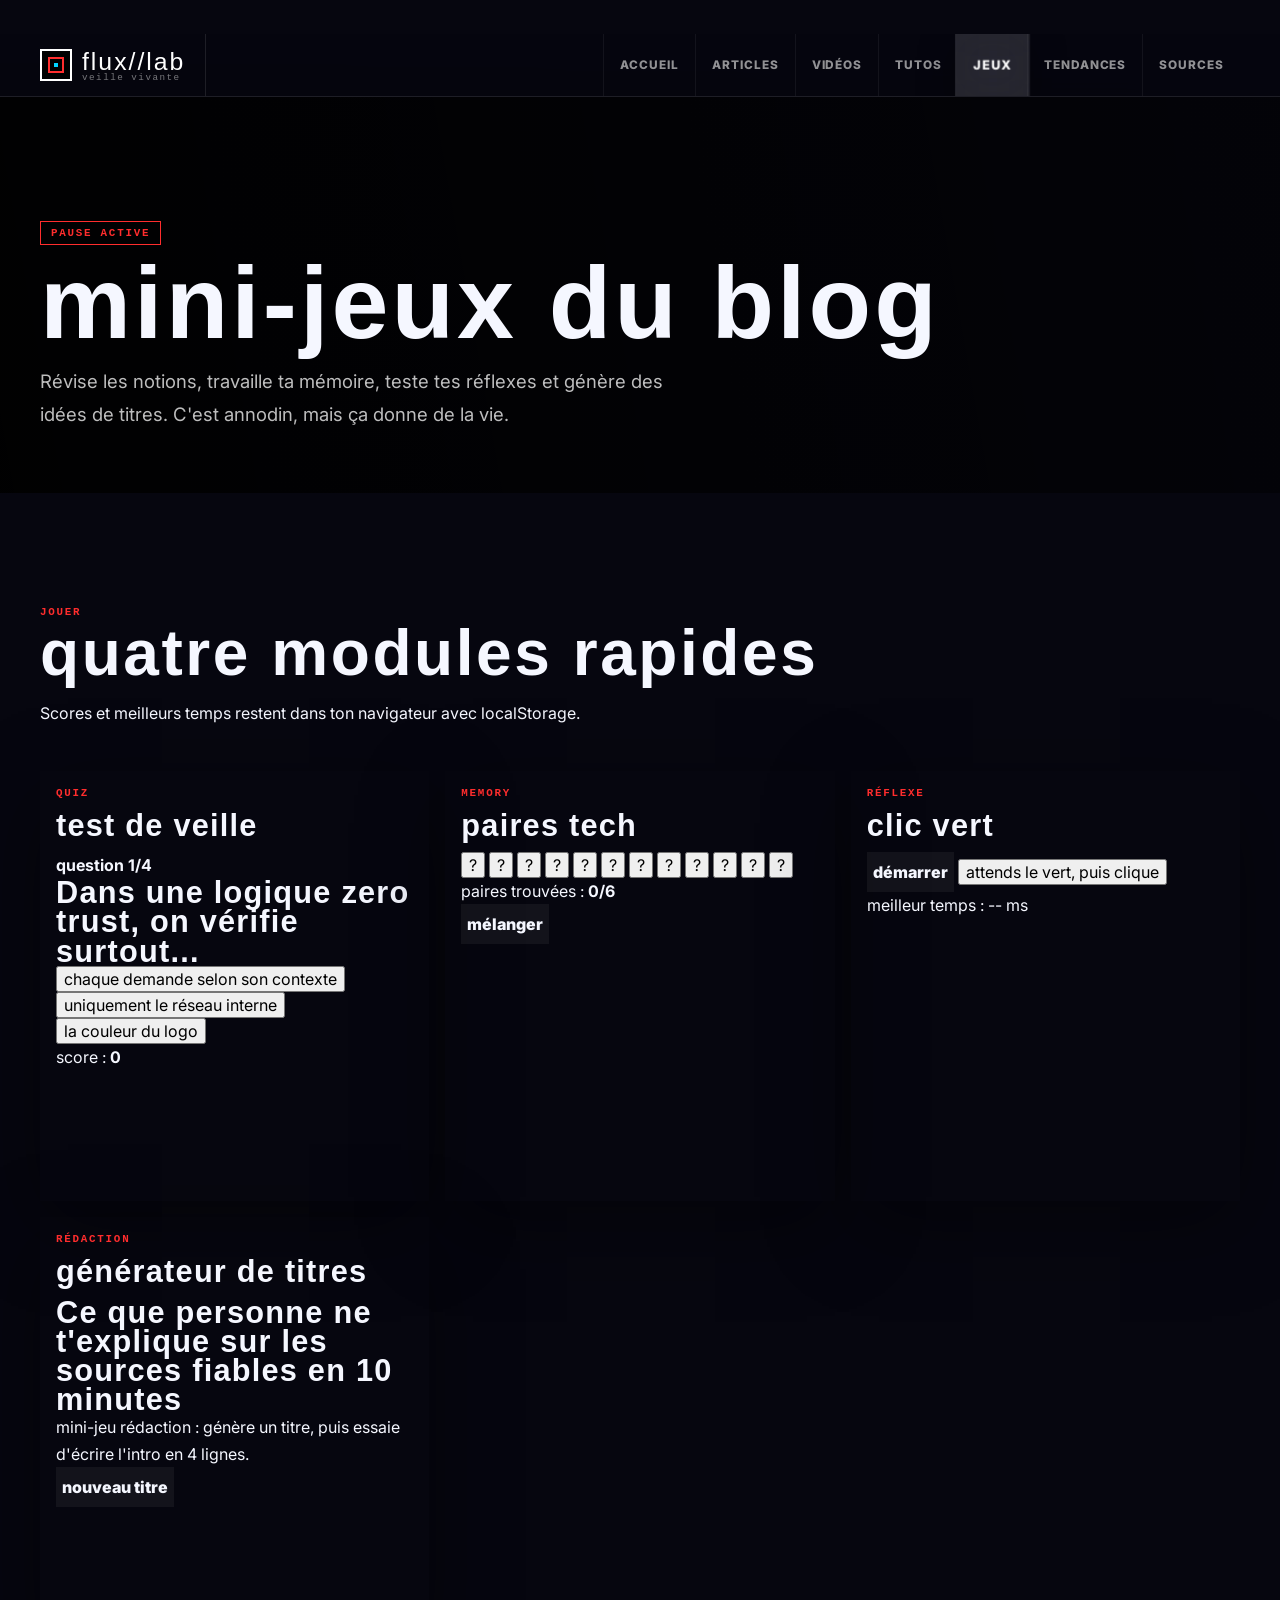
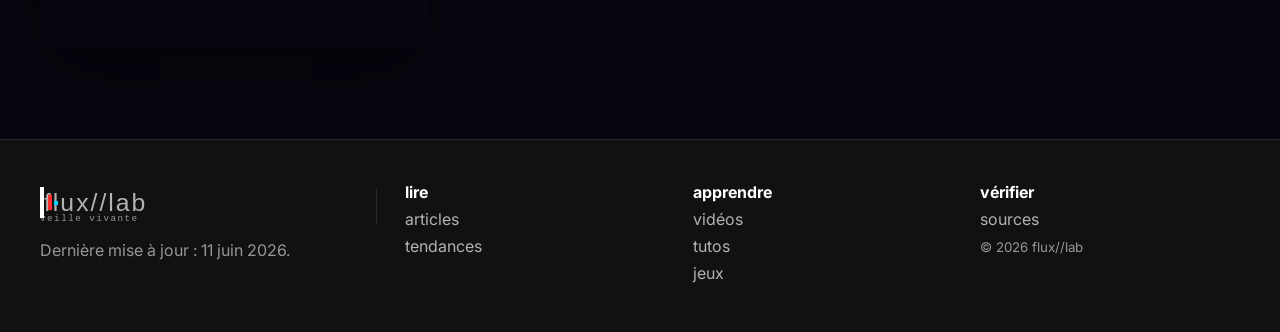
<file: signal-jeux.html>
<!doctype html>
<html lang="fr">
<head>
  <meta charset="utf-8">
  <meta name="viewport" content="width=device-width, initial-scale=1">
  <title>jeux - flux//lab</title>
  <meta name="description" content="Mini-jeux pour réviser les notions du blog flux//lab.">
  <link rel="preconnect" href="https://fonts.googleapis.com">
  <link rel="preconnect" href="https://fonts.gstatic.com" crossorigin>
  <link href="https://fonts.googleapis.com/css2?family=Inter:wght@400;600;750;800;900&family=Roboto+Mono:wght@500;700&family=Space+Grotesk:wght@700;800&display=swap" rel="stylesheet">
  <link rel="stylesheet" href="signal-style.css">
</head>
<body data-page="jeux">
  <a class="skip-link" href="#contenu">aller au contenu</a>
  <header class="site-header">
    <div class="container nav-shell">
      <a class="brand" href="index.html"><span class="brand-mark" aria-hidden="true"></span><span>flux//lab<small>veille vivante</small></span></a>
      <nav class="nav-links" data-nav-links aria-label="navigation principale">
        <a data-nav="home" href="index.html">accueil</a>
        <a data-nav="articles" href="signal-articles.html">articles</a>
        <a data-nav="videos" href="signal-videos.html">vidéos</a>
        <a data-nav="tutos" href="signal-tutos.html">tutos</a>
        <a data-nav="jeux" href="signal-jeux.html">jeux</a>
        <a data-nav="tendances" href="signal-tendances.html">tendances</a>
        <a data-nav="sources" href="signal-sources.html">sources</a>
      </nav>
      <button class="nav-toggle" type="button" data-nav-toggle aria-label="ouvrir le menu"><span></span></button>
    </div>
  </header>

  <main id="contenu">
    <section class="page-hero" style="--page-image:url('https://images.unsplash.com/photo-1511512578047-dfb367046420?auto=format&fit=crop&w=1800&q=80')">
      <div class="container">
        <span class="eyebrow">pause active</span>
        <h1>mini-jeux du blog</h1>
        <p>Révise les notions, travaille ta mémoire, teste tes réflexes et génère des idées de titres. C'est annodin, mais ça donne de la vie.</p>
      </div>
    </section>

    <section class="section yellow">
      <div class="container">
        <div class="section-head">
          <div>
            <div class="section-kicker">jouer</div>
            <h2>quatre modules rapides</h2>
            <p class="section-copy">Scores et meilleurs temps restent dans ton navigateur avec localStorage.</p>
          </div>
        </div>
        <div class="games-grid">
          <article class="game-box">
            <div class="card-cat">quiz</div>
            <h3>test de veille</h3>
            <div data-quiz></div>
          </article>
          <article class="game-box">
            <div class="card-cat">memory</div>
            <h3>paires tech</h3>
            <div data-memory></div>
          </article>
          <article class="game-box">
            <div class="card-cat">réflexe</div>
            <h3>clic vert</h3>
            <div data-reflex></div>
          </article>
          <article class="game-box">
            <div class="card-cat">rédaction</div>
            <h3>générateur de titres</h3>
            <div data-headline-lab></div>
          </article>
        </div>
      </div>
    </section>
  </main>

  <footer class="footer">
    <div class="container footer-grid">
      <div><a class="brand" href="index.html"><span class="brand-mark" aria-hidden="true"></span><span>flux//lab<small>veille vivante</small></span></a><p>Dernière mise à jour : <span data-updated></span>.</p></div>
      <div><strong>lire</strong><a href="signal-articles.html">articles</a><a href="signal-tendances.html">tendances</a></div>
      <div><strong>apprendre</strong><a href="signal-videos.html">vidéos</a><a href="signal-tutos.html">tutos</a><a href="signal-jeux.html">jeux</a></div>
      <div><strong>vérifier</strong><a href="signal-sources.html">sources</a><small>© <span data-year></span> flux//lab</small></div>
    </div>
  </footer>

  <script>
/* JavaScript intégré : données du blog */
window.SignalData = {
  site: {
    name: "flux//lab",
    tagline: "veille tech, cyber, ia, gaming",
    updated: "11 juin 2026"
  },
  articles: [
    {
      slug: "cyber-zero-trust",
      href: "signal-article-cyber-zero-trust.html",
      category: "cybersécurité",
      title: "Zero trust : arrêter de croire que le réseau est gentil",
      deck: "Le zero trust n'est pas un produit magique. C'est une façon de concevoir l'identité, les accès, les journaux et les privilèges pour limiter les dégâts quand une machine, un compte ou une application déraille.",
      date: "11 juin 2026",
      read: "8 min",
      author: "rédaction flux//lab",
      trendScore: 96,
      image: "https://images.unsplash.com/photo-1550751827-4bd374c3f58b?auto=format&fit=crop&w=1400&q=80",
      tags: ["iam", "cloud", "réseau", "défense"],
      sources: [
        { name: "nist", url: "https://www.nist.gov/cyberframework" },
        { name: "cisa", url: "https://www.cisa.gov/zero-trust-maturity-model" },
        { name: "anssi", url: "https://cyber.gouv.fr/" }
      ],
      content: [
        { type: "p", text: "Pendant longtemps, beaucoup d'équipes ont protégé le périmètre comme si le réseau interne était une zone naturellement sûre. Dans une entreprise moderne, cette idée casse vite : télétravail, SaaS, appareils personnels, cloud, prestataires, comptes partagés, tokens d'API. Le zero trust part d'un principe plus sain : chaque demande doit prouver qu'elle mérite l'accès demandé." },
        { type: "p", text: "La première brique n'est pas un firewall plus cher. C'est l'inventaire. Qui accède à quoi, depuis quel appareil, avec quel niveau de risque, et pour quelle durée ? Sans cette cartographie, on empile des outils, mais personne ne voit vraiment les chemins que peut prendre un attaquant." },
        { type: "h2", text: "Ce qui change concrètement" },
        { type: "p", text: "Un bon modèle zero trust combine identité forte, segmentation, moindre privilège et observation continue. L'utilisateur ne reçoit pas un passeport permanent parce qu'il s'est connecté le matin. Il reçoit un accès contextualisé, réévalué quand le contexte change : nouvel appareil, pays inhabituel, action sensible, application critique." },
        { type: "list", items: ["Activer l'authentification multifacteur sur les comptes critiques.", "Réduire les droits administrateur permanents.", "Découper les applications et environnements au lieu de laisser un réseau plat.", "Journaliser les accès et créer des alertes compréhensibles.", "Prévoir une révocation rapide des sessions et tokens."] },
        { type: "h2", text: "La bonne question à poser" },
        { type: "p", text: "Au lieu de demander seulement \"qui est connecté ?\", demande aussi \"quel est le risque de cette action maintenant ?\". Un développeur peut avoir besoin de lire les logs de production, mais pas forcément de déployer un correctif depuis un ordinateur non géré à 3 heures du matin." },
        { type: "p", text: "Le zero trust devient intéressant quand il rend les incidents moins dramatiques. Si un mot de passe fuit, l'attaquant ne doit pas obtenir tout le château. Si une machine tombe, elle ne doit pas devenir un pont automatique vers le reste du système." }
      ]
    },
    {
      slug: "ia-agents",
      href: "signal-article-ia-agents.html",
      category: "ia",
      title: "Agents IA : utiles quand ils ont une mission courte",
      deck: "Les agents deviennent vraiment pratiques quand on leur donne une tâche limitée, des outils bien choisis, des garde-fous et une manière claire de vérifier leur travail.",
      date: "10 juin 2026",
      read: "7 min",
      author: "rédaction flux//lab",
      trendScore: 92,
      image: "https://images.unsplash.com/photo-1677442136019-21780ecad995?auto=format&fit=crop&w=1400&q=80",
      tags: ["automatisation", "llm", "workflow", "dev"],
      sources: [
        { name: "mit technology review", url: "https://www.technologyreview.com/topic/artificial-intelligence/" },
        { name: "arxiv", url: "https://arxiv.org/list/cs.AI/recent" },
        { name: "ibm research", url: "https://research.ibm.com/topics/artificial-intelligence" }
      ],
      content: [
        { type: "p", text: "Un agent IA n'est pas juste un chatbot qui parle plus longtemps. C'est un système qui reçoit un objectif, choisit des actions, utilise des outils, observe le résultat, puis ajuste son plan. La promesse est séduisante : faire rechercher, trier, résumer, comparer, coder ou tester une partie d'un travail à ta place." },
        { type: "p", text: "Le piège, c'est de donner une mission trop large. \"Fais-moi une application\" donne souvent un résultat fragile. \"Compare ces trois bibliothèques, trouve les limites de licence, puis propose un choix avec sources\" est beaucoup plus fiable parce que la sortie est vérifiable." },
        { type: "h2", text: "Un bon agent a des limites" },
        { type: "p", text: "Plus l'agent a d'outils, plus il peut aider, mais plus il peut se tromper avec assurance. Les meilleurs workflows imposent des étapes courtes : chercher, citer, produire une synthèse, demander une validation, exécuter seulement si le risque est bas." },
        { type: "list", items: ["Objectif précis en une phrase.", "Sources ou outils autorisés.", "Critère de réussite mesurable.", "Journal des actions effectuées.", "Validation humaine avant les actions coûteuses ou sensibles."] },
        { type: "h2", text: "Où les utiliser aujourd'hui" },
        { type: "p", text: "Les cas les plus solides sont les tâches répétitives mais inspectables : veille, extraction d'informations, préparation de tickets, analyse de logs, brouillons d'articles, tests exploratoires, classification de documents. L'agent accélère le premier passage, l'humain garde le jugement." },
        { type: "p", text: "La vraie compétence n'est donc pas de croire l'agent. C'est de le cadrer comme un collègue très rapide, parfois brillant, parfois trop sûr de lui, et de toujours garder un système de contrôle." }
      ]
    },
    {
      slug: "gaming-indes",
      href: "signal-article-gaming-indes.html",
      category: "gaming",
      title: "Pourquoi les jeux indés donnent souvent plus envie que les blockbusters",
      deck: "Le jeu indépendant gagne parce qu'il ose des boucles courtes, des idées nettes et des directions artistiques qui se reconnaissent en une capture d'écran.",
      date: "9 juin 2026",
      read: "6 min",
      author: "rédaction flux//lab",
      trendScore: 86,
      image: "https://images.unsplash.com/photo-1542751371-adc38448a05e?auto=format&fit=crop&w=1400&q=80",
      tags: ["design", "steam", "création", "culture"],
      sources: [
        { name: "steam news", url: "https://store.steampowered.com/news/" },
        { name: "itch.io", url: "https://itch.io/" },
        { name: "game developer", url: "https://www.gamedeveloper.com/" }
      ],
      content: [
        { type: "p", text: "Un blockbuster peut offrir une carte immense et des centaines d'heures de contenu, mais l'envie de jouer ne vient pas toujours du volume. Elle vient souvent d'une promesse claire : une mécanique que tu comprends vite, un style qui accroche, une tension qui te fait relancer une partie." },
        { type: "p", text: "Les studios indépendants ont moins de budget, donc ils doivent choisir. Cette contrainte devient une force. Un jeu de deckbuilding, de survie, de puzzle ou de plateforme peut concentrer toute son énergie sur une sensation précise au lieu de cocher toutes les cases du marché." },
        { type: "h2", text: "La lisibilité gagne" },
        { type: "p", text: "Un bon jeu indé se pitch en quelques secondes. Tu vois l'image, tu comprends le risque, tu as envie de tester. Cette lisibilité est un avantage énorme face aux productions qui ressemblent parfois à des catalogues d'activités." },
        { type: "list", items: ["Une boucle de jeu centrale facile à expliquer.", "Une identité visuelle reconnaissable.", "Des sessions courtes qui respectent le temps du joueur.", "Une communauté proche des créateurs.", "Des mises à jour qui répondent vite aux retours."] },
        { type: "h2", text: "Ce que les gros jeux peuvent reprendre" },
        { type: "p", text: "Les blockbusters n'ont pas besoin de devenir petits. Ils peuvent apprendre à mieux hiérarchiser. Moins de remplissage, plus de systèmes qui se parlent, plus de moments mémorables. La quantité impressionne, mais la cohérence donne envie de revenir." },
        { type: "p", text: "C'est pour ça qu'un petit jeu peut occuper une soirée entière dans ta tête : il n'essaie pas d'être tout. Il essaie d'être exactement lui-même." }
      ]
    },
    {
      slug: "osint-responsable",
      href: "signal-article-osint-responsable.html",
      category: "osint",
      title: "OSINT propre : enquêter sans franchir la ligne",
      deck: "L'OSINT est puissant parce qu'il exploite des informations publiques. Cette puissance demande une méthode, une hygiène et une limite éthique très claire.",
      date: "8 juin 2026",
      read: "9 min",
      author: "rédaction flux//lab",
      trendScore: 89,
      image: "https://images.unsplash.com/photo-1535223289827-42f1e9919769?auto=format&fit=crop&w=1400&q=80",
      tags: ["enquête", "méthode", "vie privée", "web"],
      sources: [
        { name: "bellingcat", url: "https://www.bellingcat.com/resources/" },
        { name: "osint framework", url: "https://osintframework.com/" },
        { name: "cnil", url: "https://www.cnil.fr/" }
      ],
      content: [
        { type: "p", text: "L'OSINT, ou renseignement d'origine ouverte, consiste à exploiter des données accessibles publiquement : pages web, archives, registres, métadonnées, réseaux sociaux, cartes, communiqués, dépôts de code. Le mot important est public. Il ne s'agit pas de contourner un accès, de harceler quelqu'un ou de voler des données." },
        { type: "p", text: "Une bonne enquête commence par une question limitée. Plus la question est vague, plus tu risques d'accumuler des captures, des hypothèses et des biais. Note ce que tu sais, ce que tu supposes, ce que tu dois vérifier, et ce qui serait suffisant pour conclure." },
        { type: "h2", text: "Méthode courte" },
        { type: "list", items: ["Définir la question et le périmètre.", "Collecter les sources avec date et lien.", "Séparer faits, hypothèses et interprétations.", "Chercher une seconde source indépendante.", "Rédiger avec prudence et masquer les données personnelles inutiles."] },
        { type: "h2", text: "Hygiène numérique" },
        { type: "p", text: "Utilise un navigateur dédié, garde un journal de recherche, évite de te connecter à des comptes personnels pendant l'enquête, et ne contacte pas une cible sans raison légitime. Les captures doivent être nommées proprement, avec horodatage et URL, sinon elles deviennent vite inutilisables." },
        { type: "p", text: "Le bon réflexe est simple : si une information n'aide pas la question, ne la collecte pas. Si elle expose une personne, floute-la. Si tu n'es pas sûr du contexte, écris-le clairement." }
      ]
    },
    {
      slug: "web3-securite",
      href: "signal-article-web3-securite.html",
      category: "web3",
      title: "Web3 : lire avant de signer",
      deck: "Wallets, smart contracts et dApps rendent l'utilisateur très puissant. Le revers, c'est qu'une signature mal comprise peut suffire à vider un compte.",
      date: "7 juin 2026",
      read: "7 min",
      author: "rédaction flux//lab",
      trendScore: 74,
      image: "https://images.unsplash.com/photo-1639322537228-f710d846310a?auto=format&fit=crop&w=1400&q=80",
      tags: ["wallet", "smart contract", "risque", "crypto"],
      sources: [
        { name: "ethereum docs", url: "https://ethereum.org/developers/docs/" },
        { name: "openzeppelin", url: "https://docs.openzeppelin.com/" },
        { name: "chainalysis", url: "https://www.chainalysis.com/blog/" }
      ],
      content: [
        { type: "p", text: "Dans le web classique, tu peux parfois annuler un paiement ou réinitialiser un mot de passe. Dans le Web3, certaines actions sont directes, publiques et difficiles à rattraper. C'est ce qui rend la lecture d'une transaction si importante." },
        { type: "p", text: "Le danger ne vient pas seulement des hacks spectaculaires. Il vient souvent d'une autorisation trop large : approuver un contrat pour déplacer tous les tokens d'une collection, signer un message que tu ne comprends pas, connecter ton wallet à une dApp clonée." },
        { type: "h2", text: "Avant de signer" },
        { type: "list", items: ["Vérifie le domaine exact et le certificat du site.", "Lis le type d'action : transfert, approbation, signature de message.", "Utilise un wallet séparé pour tester.", "Révoque les approvals inutiles.", "Méfie-toi des urgences artificielles et des airdrops trop généreux."] },
        { type: "h2", text: "Le réflexe lecture" },
        { type: "p", text: "Un explorateur de blocs, la documentation du projet et les audits publics peuvent donner des indices. Ils ne garantissent pas tout, mais ils ralentissent les décisions impulsives. En sécurité, ralentir au bon moment est souvent une compétence." },
        { type: "p", text: "La règle la plus simple reste la meilleure : ton wallet principal ne doit pas servir de terrain de test. Garde les expériences sur un compte séparé avec une somme limitée." }
      ]
    },
    {
      slug: "veille-tech",
      href: "signal-article-veille-tech.html",
      category: "méthode",
      title: "Construire une veille tech qui ne noie pas",
      deck: "Lire plus n'aide pas toujours. Une bonne veille filtre, classe, relie et transforme l'information en décisions ou en idées d'articles.",
      date: "6 juin 2026",
      read: "8 min",
      author: "rédaction flux//lab",
      trendScore: 82,
      image: "https://images.unsplash.com/photo-1497366754035-f200968a6e72?auto=format&fit=crop&w=1400&q=80",
      tags: ["rss", "sources", "organisation", "écriture"],
      sources: [
        { name: "hacker news", url: "https://news.ycombinator.com/" },
        { name: "the verge", url: "https://www.theverge.com/tech" },
        { name: "wired", url: "https://www.wired.com/category/security/" }
      ],
      content: [
        { type: "p", text: "Une veille efficace n'est pas un robinet ouvert. C'est un système de tri. Tu veux repérer ce qui change, comprendre pourquoi ça compte, puis décider si ça mérite une lecture longue, un test, un tutoriel ou juste une note rapide." },
        { type: "p", text: "Le piège classique consiste à suivre trop de sources avec la même priorité. Un blog de recherche, un communiqué marketing, un fil social et une vidéo YouTube ne produisent pas le même type d'information. Ils ne doivent pas arriver dans ta tête avec le même poids." },
        { type: "h2", text: "Une structure simple" },
        { type: "list", items: ["Sources officielles pour confirmer.", "Médias spécialisés pour comprendre l'impact.", "Forums et communautés pour sentir les usages.", "Papiers et dépôts de code pour vérifier la profondeur.", "Ton propre carnet pour relier les signaux."] },
        { type: "h2", text: "Transformer la veille en contenu" },
        { type: "p", text: "Chaque note devrait répondre à trois questions : qu'est-ce qui s'est passé, pourquoi c'est important, que peut faire le lecteur maintenant ? Cette forme transforme un flux bruyant en article utile." },
        { type: "p", text: "Le site que tu es en train de bâtir doit donc montrer les sources, séparer les formats, et donner envie de passer d'une brève à une lecture longue. C'est exactement le rôle des pages articles, vidéos, tutos et tendances." }
      ]
    }
  ],
  videos: [
    {
      id: "9HOpanT0GRs",
      title: "CS50 cybersécurité : bases solides pour débuter",
      category: "cours",
      source: "youtube / harvard cs50",
      desc: "Une longue introduction pour comprendre risques, mots de passe, web, chiffrement et défense.",
      tags: ["débutant", "cyber", "cours"]
    },
    {
      id: "ug8W0sFiVJo",
      title: "Hands-on cybersecurity et ethical hacking",
      category: "atelier",
      source: "youtube / freecodecamp",
      desc: "Un format pratique pour suivre des démonstrations et construire des réflexes techniques.",
      tags: ["lab", "pentest", "apprendre"]
    },
    {
      id: "olgGZmkkooU",
      title: "Définir la cybersécurité avec Computerphile",
      category: "culture",
      source: "youtube / computerphile",
      desc: "Une discussion claire sur ce que recouvre réellement la cybersécurité.",
      tags: ["culture", "défense"]
    },
    {
      id: "lG7U3fuNw3A",
      title: "XSS côté client : comprendre le piège",
      category: "web",
      source: "youtube / liveoverflow",
      desc: "Une vidéo utile pour comprendre pourquoi la sanitation HTML demande de la rigueur.",
      tags: ["xss", "web", "sécurité"]
    },
    {
      id: "S6wc6yvoZLY",
      title: "Agents IA et automatisation moderne",
      category: "ia",
      source: "youtube / fireship",
      desc: "Un regard rapide sur l'économie et les usages autour des agents IA.",
      tags: ["ia", "agents", "outils"]
    },
    {
      id: "Xn-gtHDsaPY",
      title: "Outils IA open source à surveiller",
      category: "outils",
      source: "youtube / fireship",
      desc: "Une sélection de projets utiles pour enrichir sa boîte à outils.",
      tags: ["open source", "ia"]
    },
    {
      id: "DMtFhACPnTY",
      title: "SHA et fonctions de hachage",
      category: "crypto",
      source: "youtube / computerphile",
      desc: "Un classique pour comprendre ce que fait une fonction de hachage.",
      tags: ["crypto", "hash"]
    },
    {
      id: "0xah5jMflcI",
      title: "Construire de la sécurité dans les systèmes IA",
      category: "ia sécurité",
      source: "youtube / freecodecamp",
      desc: "Un cours orienté conception pour penser sécurité dès le départ.",
      tags: ["ia", "sécurité", "cours"]
    }
  ],
  tutorials: [
    {
      title: "Créer une veille RSS qui reste propre",
      level: "débutant",
      time: "25 min",
      source: "sources : hacker news, wired, anssi, mit technology review",
      intro: "Objectif : recevoir moins de bruit et garder seulement les signaux qui peuvent devenir des notes, articles ou tutoriels.",
      steps: [
        "Choisis 10 sources maximum pour commencer : 3 officielles, 3 médias, 2 communautés, 2 blogs de recherche.",
        "Crée trois dossiers : à vérifier, à lire, à transformer.",
        "Pour chaque lien gardé, note la date, la source et une phrase : pourquoi ce lien compte.",
        "Une fois par semaine, supprime les sources qui n'apportent rien de concret."
      ],
      code: "dossiers :\n- a-verifier\n- a-lire\n- a-transformer\nnote : source + date + idee principale + action possible"
    },
    {
      title: "Analyser un lien suspect sans cliquer partout",
      level: "intermédiaire",
      time: "20 min",
      source: "sources : cert-fr, urlscan.io, virustotal",
      intro: "Objectif : comprendre un lien avant de l'ouvrir directement sur ta machine principale.",
      steps: [
        "Copie l'URL dans un éditeur texte et vérifie le domaine réel.",
        "Cherche les caractères trompeurs, sous-domaines longs et extensions étranges.",
        "Utilise un service d'analyse public quand c'est adapté.",
        "Ne télécharge pas de fichier inconnu sur ton poste principal."
      ],
      code: "points a noter :\n- domaine exact\n- date du domaine si disponible\n- redirections\n- fichier telecharge\n- reputation publique"
    },
    {
      title: "Monter un mini-lab web local",
      level: "débutant",
      time: "35 min",
      source: "sources : owasp, portswigger academy",
      intro: "Objectif : apprendre la sécurité web dans un environnement d'entraînement, pas sur des sites réels sans autorisation.",
      steps: [
        "Installe un environnement local ou une plateforme d'entraînement reconnue.",
        "Lis la fiche de la vulnérabilité avant de tester.",
        "Note le symptôme, la cause et le correctif.",
        "Refais l'exercice une deuxième fois sans suivre le guide."
      ],
      code: "fiche exercice :\n1. contexte\n2. payload de test\n3. preuve\n4. cause\n5. correction"
    },
    {
      title: "Rédiger un article qui donne envie de lire",
      level: "tous niveaux",
      time: "30 min",
      source: "sources : the verge, wired, game developer",
      intro: "Objectif : transformer une actu ou une idée technique en article clair, sourcé et agréable.",
      steps: [
        "Commence par une promesse précise : ce que le lecteur va comprendre.",
        "Explique le contexte avant les détails techniques.",
        "Ajoute des exemples courts et vérifiables.",
        "Termine par une action possible ou une question ouverte."
      ],
      code: "structure :\n- angle\n- contexte\n- idee forte\n- exemple\n- sources\n- conclusion utile"
    }
  ],
  sources: [
    {
      group: "cybersécurité officielle",
      desc: "alertes, recommandations, cadres de maturité et bonnes pratiques à utiliser pour confirmer.",
      links: [
        { name: "anssi", url: "https://cyber.gouv.fr/" },
        { name: "cert-fr", url: "https://www.cert.ssi.gouv.fr/" },
        { name: "cisa", url: "https://www.cisa.gov/" },
        { name: "nist", url: "https://www.nist.gov/cyberframework" }
      ]
    },
    {
      group: "recherche et vulnérabilités",
      desc: "papiers, analyses techniques et bases utiles pour comprendre la profondeur d'un sujet.",
      links: [
        { name: "arxiv", url: "https://arxiv.org/" },
        { name: "google project zero", url: "https://googleprojectzero.blogspot.com/" },
        { name: "owasp", url: "https://owasp.org/" },
        { name: "portswigger academy", url: "https://portswigger.net/web-security" }
      ]
    },
    {
      group: "médias tech",
      desc: "actualité, analyse, culture numérique et signaux faibles.",
      links: [
        { name: "wired", url: "https://www.wired.com/" },
        { name: "the verge", url: "https://www.theverge.com/" },
        { name: "mit technology review", url: "https://www.technologyreview.com/" },
        { name: "ars technica", url: "https://arstechnica.com/" }
      ]
    },
    {
      group: "gaming et création",
      desc: "sorties, tendances de design, industrie et communautés de créateurs.",
      links: [
        { name: "steam news", url: "https://store.steampowered.com/news/" },
        { name: "itch.io", url: "https://itch.io/" },
        { name: "game developer", url: "https://www.gamedeveloper.com/" },
        { name: "nintendo life", url: "https://www.nintendolife.com/" }
      ]
    },
    {
      group: "vidéos et cours",
      desc: "formats longs, vulgarisation et ateliers à regarder directement depuis le site quand l'intégration est autorisée.",
      links: [
        { name: "harvard cs50", url: "https://www.youtube.com/@cs50" },
        { name: "freecodecamp", url: "https://www.youtube.com/@freecodecamp" },
        { name: "computerphile", url: "https://www.youtube.com/@Computerphile" },
        { name: "liveoverflow", url: "https://www.youtube.com/@LiveOverflow" }
      ]
    },
    {
      group: "communautés et signaux faibles",
      desc: "à lire avec recul : utile pour sentir ce qui monte, pas pour confirmer seul une information.",
      links: [
        { name: "hacker news", url: "https://news.ycombinator.com/" },
        { name: "github trending", url: "https://github.com/trending" },
        { name: "lobsters", url: "https://lobste.rs/" },
        { name: "reddit technology", url: "https://www.reddit.com/r/technology/" }
      ]
    }
  ],
  trends: [
    { topic: "agents ia utiles", category: "ia", score: 94, source: "mit technology review / arxiv / youtube", why: "Les outils deviennent plus pratiques quand ils exécutent des tâches courtes, vérifiables et reliées à des workflows réels." },
    { topic: "zero trust concret", category: "cyber", score: 91, source: "nist / cisa / anssi", why: "Les équipes cherchent des méthodes applicables : identité forte, segmentation, moindre privilège et journaux lisibles." },
    { topic: "sécurité web moderne", category: "cyber", score: 87, source: "owasp / portswigger academy / liveoverflow", why: "XSS, supply chain front-end et permissions navigateur restent des sujets très formatifs." },
    { topic: "jeux indés malins", category: "gaming", score: 84, source: "steam news / itch.io / game developer", why: "Les petites équipes captent l'attention avec des mécaniques nettes et des identités visuelles fortes." },
    { topic: "osint responsable", category: "méthode", score: 82, source: "bellingcat / cnil / osint framework", why: "Les méthodes d'enquête doivent être utiles sans exposer inutilement des personnes." },
    { topic: "outils ia open source", category: "outils", score: 79, source: "github trending / fireship / arxiv", why: "Les lecteurs veulent tester des outils sans dépendre d'une seule plateforme." },
    { topic: "wallet hygiene", category: "web3", score: 72, source: "ethereum docs / openzeppelin / chainalysis", why: "La sécurité des signatures et des approvals reste un point faible pour beaucoup d'utilisateurs." }
  ]
};

</script>
  <script>
/* JavaScript intégré : fonctionnement du blog */
(function () {
  const data = window.SignalData;
  if (!data) return;

  const $ = (selector, root = document) => root.querySelector(selector);
  const $$ = (selector, root = document) => Array.from(root.querySelectorAll(selector));

  function esc(value) {
    return String(value ?? "")
      .replace(/&/g, "&amp;")
      .replace(/</g, "&lt;")
      .replace(/>/g, "&gt;")
      .replace(/"/g, "&quot;")
      .replace(/'/g, "&#039;");
  }

  function thumb(videoId) {
    return `https://img.youtube.com/vi/${videoId}/hqdefault.jpg`;
  }

  function embed(videoId, autoplay) {
    const auto = autoplay ? "&autoplay=1" : "";
    return `https://www.youtube.com/embed/${videoId}?rel=0&modestbranding=1${auto}`;
  }

  function sourcePills(sources, limit = 3) {
    return sources.slice(0, limit).map((source) => (
      `<a class="source-pill" href="${esc(source.url)}" target="_blank" rel="noreferrer">${esc(source.name)}</a>`
    )).join("");
  }

  function tagList(tags) {
    return tags.map((tag) => `<span class="tag">${esc(tag)}</span>`).join("");
  }

  function articleCard(article) {
    return `
      <a class="article-card" href="${esc(article.href)}">
        <img src="${esc(article.image)}" alt="${esc(article.title)}" loading="lazy">
        <div class="card-body">
          <div class="card-cat">${esc(article.category)}</div>
          <h3>${esc(article.title)}</h3>
          <p>${esc(article.deck)}</p>
          <div class="card-meta">
            <span>${esc(article.date)}</span>
            <span>${esc(article.read)}</span>
          </div>
          <div class="source-row">${sourcePills(article.sources, 2)}</div>
          <div class="tag-list">${tagList(article.tags.slice(0, 3))}</div>
        </div>
      </a>
    `;
  }

  function getVotes() {
    try {
      return JSON.parse(localStorage.getItem("signalTrendVotes") || "{}");
    } catch {
      return {};
    }
  }

  function setVotes(votes) {
    localStorage.setItem("signalTrendVotes", JSON.stringify(votes));
  }

  function rankedTrends() {
    const votes = getVotes();
    return data.trends
      .map((trend) => ({
        ...trend,
        votes: votes[trend.topic] || 0,
        total: trend.score + (votes[trend.topic] || 0) * 6
      }))
      .sort((a, b) => b.total - a.total);
  }

  function renderTrendMini() {
    const box = $("[data-trend-mini]");
    if (!box) return;
    box.innerHTML = rankedTrends().slice(0, 4).map((trend, index) => `
      <a class="trend-mini" href="signal-tendances.html">
        <span class="trend-rank">${index + 1}</span>
        <span>
          <strong>${esc(trend.topic)}</strong>
          <small class="mini-source">source : ${esc(trend.source)}</small>
        </span>
        <strong>${trend.total}</strong>
      </a>
    `).join("");
  }

  function renderTrendBoard() {
    const board = $("[data-trend-board]");
    if (!board) return;
    board.innerHTML = rankedTrends().map((trend, index) => {
      const width = Math.min(100, Math.max(14, trend.total));
      return `
        <article class="trend-box">
          <div class="trend-score">${index + 1}</div>
          <div>
            <div class="card-cat">${esc(trend.category)}</div>
            <h3>${esc(trend.topic)}</h3>
            <p>${esc(trend.why)}</p>
            <small class="source-name">source : ${esc(trend.source)}</small>
            <div class="trend-bar"><span style="width:${width}%"></span></div>
          </div>
          <button class="vote-btn" type="button" data-vote="${esc(trend.topic)}">+ tendance</button>
        </article>
      `;
    }).join("");

    $$("[data-vote]", board).forEach((button) => {
      button.addEventListener("click", () => {
        const votes = getVotes();
        const topic = button.dataset.vote;
        votes[topic] = (votes[topic] || 0) + 1;
        setVotes(votes);
        renderTrendBoard();
        renderTrendMini();
      });
    });
  }

  function renderFeatured() {
    const feature = $("[data-featured]");
    const stack = $("[data-home-stack]");
    if (!feature) return;

    const [main, ...rest] = data.articles;
    feature.innerHTML = `
      <a class="feature-story" href="${esc(main.href)}">
        <img src="${esc(main.image)}" alt="${esc(main.title)}" loading="lazy">
        <div class="feature-content">
          <span class="eyebrow">${esc(main.category)}</span>
          <h2>${esc(main.title)}</h2>
          <p>${esc(main.deck)}</p>
          <div class="hero-actions">
            <span class="btn">lire l'article</span>
            <span class="btn secondary">source : ${esc(main.sources[0].name)}</span>
          </div>
        </div>
      </a>
    `;

    if (stack) {
      stack.innerHTML = rest.slice(0, 4).map((article) => `
        <a class="stack-item" href="${esc(article.href)}">
          <img src="${esc(article.image)}" alt="${esc(article.title)}" loading="lazy">
          <span>
            <strong>${esc(article.title)}</strong>
            <small>${esc(article.category)} · ${esc(article.read)}</small>
          </span>
        </a>
      `).join("");
    }
  }

  function renderHomeArticles() {
    const grid = $("[data-home-articles]");
    if (!grid) return;
    grid.innerHTML = data.articles.slice(0, 6).map(articleCard).join("");
  }

  function renderArticlesPage() {
    const grid = $("[data-articles-grid]");
    if (!grid) return;

    const search = $("[data-article-search]");
    const filter = $("[data-article-filter]");
    const categories = ["tout", ...new Set(data.articles.map((article) => article.category))];

    if (filter && !filter.dataset.ready) {
      filter.innerHTML = categories.map((cat) => `<option value="${esc(cat)}">${esc(cat)}</option>`).join("");
      filter.dataset.ready = "true";
    }

    function update() {
      const q = (search?.value || "").trim().toLowerCase();
      const cat = filter?.value || "tout";
      const articles = data.articles.filter((article) => {
        const text = `${article.title} ${article.deck} ${article.category} ${article.tags.join(" ")}`.toLowerCase();
        return (!q || text.includes(q)) && (cat === "tout" || article.category === cat);
      });

      grid.innerHTML = articles.length
        ? articles.map(articleCard).join("")
        : `<div class="empty-state">aucun article ne correspond à cette recherche.</div>`;
    }

    search?.addEventListener("input", update);
    filter?.addEventListener("change", update);
    update();
  }

  function renderArticlePage() {
    const slug = document.body.dataset.article;
    const host = $("[data-article-page]");
    if (!slug || !host) return;

    const article = data.articles.find((item) => item.slug === slug);
    if (!article) {
      host.innerHTML = `<div class="empty-state">article introuvable.</div>`;
      return;
    }

    document.title = `${article.title} - ${data.site.name}`;
    const hero = $("[data-article-hero]");
    if (hero) hero.style.setProperty("--article-image", `url("${article.image}")`);

    $("[data-article-category]") && ($("[data-article-category]").textContent = article.category);
    $("[data-article-title]") && ($("[data-article-title]").textContent = article.title);
    $("[data-article-deck]") && ($("[data-article-deck]").textContent = article.deck);
    $("[data-article-meta]") && ($("[data-article-meta]").innerHTML = `
      <span>${esc(article.date)}</span>
      <span>${esc(article.read)}</span>
      <span>${esc(article.author)}</span>
    `);

    host.innerHTML = article.content.map((block) => {
      if (block.type === "h2") return `<h2>${esc(block.text)}</h2>`;
      if (block.type === "list") return `<ul>${block.items.map((item) => `<li>${esc(item)}</li>`).join("")}</ul>`;
      return `<p>${esc(block.text)}</p>`;
    }).join("");

    const sourceBox = $("[data-article-sources]");
    if (sourceBox) {
      sourceBox.innerHTML = article.sources.map((source) => (
        `<a href="${esc(source.url)}" target="_blank" rel="noreferrer">${esc(source.name)}</a>`
      )).join("");
    }

    const tagBox = $("[data-article-tags]");
    if (tagBox) tagBox.innerHTML = tagList(article.tags);

    const related = $("[data-related-articles]");
    if (related) {
      const relatedArticles = data.articles.filter((item) => item.slug !== slug).slice(0, 3);
      related.innerHTML = relatedArticles.map((item) => `
        <a class="stack-item" href="${esc(item.href)}">
          <img src="${esc(item.image)}" alt="${esc(item.title)}" loading="lazy">
          <span><strong>${esc(item.title)}</strong><small>${esc(item.category)} · ${esc(item.read)}</small></span>
        </a>
      `).join("");
    }

    initBookmark(article.slug);
    initReadingProgress();
  }

  function initBookmark(slug) {
    const button = $("[data-bookmark]");
    if (!button) return;
    const key = `signalBookmark:${slug}`;
    function refresh() {
      button.textContent = localStorage.getItem(key) ? "favori enregistré" : "ajouter aux favoris";
    }
    button.addEventListener("click", () => {
      if (localStorage.getItem(key)) {
        localStorage.removeItem(key);
      } else {
        localStorage.setItem(key, "1");
      }
      refresh();
    });
    refresh();
  }

  function initReadingProgress() {
    const bar = $("[data-reading-progress]");
    if (!bar) return;
    const update = () => {
      const max = document.documentElement.scrollHeight - window.innerHeight;
      const pct = max > 0 ? (window.scrollY / max) * 100 : 0;
      bar.style.width = `${pct}%`;
    };
    window.addEventListener("scroll", update, { passive: true });
    update();
  }

  function renderVideoTheater() {
    const host = $("[data-video-theater]");
    if (!host) return;
    const first = data.videos[0];
    const limit = Number(host.dataset.limit || data.videos.length);
    host.innerHTML = `
      <div>
        <div class="video-frame">
          <iframe data-main-video src="${embed(first.id, false)}" title="${esc(first.title)}" allow="accelerometer; autoplay; clipboard-write; encrypted-media; gyroscope; picture-in-picture; web-share" allowfullscreen></iframe>
        </div>
        <div class="video-info">
          <div class="card-cat" data-video-cat>${esc(first.category)}</div>
          <h3 data-video-title>${esc(first.title)}</h3>
          <p data-video-desc>${esc(first.desc)}</p>
          <div class="video-meta"><span class="video-source">source : ${esc(first.source)}</span></div>
        </div>
      </div>
      <div class="playlist">
        ${data.videos.slice(0, limit).map((video, index) => `
          <button type="button" class="${index === 0 ? "active" : ""}" data-video-id="${esc(video.id)}">
            <img src="${thumb(video.id)}" alt="${esc(video.title)}" loading="lazy">
            <span>
              <strong>${esc(video.title)}</strong>
              <small class="video-source">source : ${esc(video.source)}</small>
            </span>
          </button>
        `).join("")}
      </div>
    `;

    $$("[data-video-id]", host).forEach((button) => {
      button.addEventListener("click", () => {
        const video = data.videos.find((item) => item.id === button.dataset.videoId);
        if (!video) return;
        $$("[data-video-id]", host).forEach((item) => item.classList.remove("active"));
        button.classList.add("active");
        $("[data-main-video]", host).src = embed(video.id, true);
        $("[data-main-video]", host).title = video.title;
        $("[data-video-cat]", host).textContent = video.category;
        $("[data-video-title]", host).textContent = video.title;
        $("[data-video-desc]", host).textContent = video.desc;
        $(".video-meta", host).innerHTML = `<span class="video-source">source : ${esc(video.source)}</span>`;
      });
    });
  }

  function renderVideoGrid() {
    const grid = $("[data-video-grid]");
    if (!grid) return;
    grid.innerHTML = data.videos.map((video) => `
      <article class="article-card">
        <img src="${thumb(video.id)}" alt="${esc(video.title)}" loading="lazy">
        <div class="card-body">
          <div class="card-cat">${esc(video.category)}</div>
          <h3>${esc(video.title)}</h3>
          <p>${esc(video.desc)}</p>
          <div class="tag-list">${tagList(video.tags)}</div>
          <a class="source-pill" href="https://www.youtube.com/watch?v=${esc(video.id)}" target="_blank" rel="noreferrer">source : ${esc(video.source)}</a>
        </div>
      </article>
    `).join("");
  }

  function renderTutorials() {
    const grid = $("[data-tutorials]");
    if (!grid) return;
    grid.innerHTML = data.tutorials.map((tutorial) => `
      <article class="tutorial">
        <div class="card-cat">${esc(tutorial.level)} · ${esc(tutorial.time)}</div>
        <h3>${esc(tutorial.title)}</h3>
        <p>${esc(tutorial.intro)}</p>
        <div class="tutorial-steps">
          ${tutorial.steps.map((step) => `<div class="tutorial-step"><span>${esc(step)}</span></div>`).join("")}
        </div>
        <pre class="code-box"><code>${esc(tutorial.code)}</code></pre>
        <small class="source-name">${esc(tutorial.source)}</small>
      </article>
    `).join("");
  }

  function renderHomeTutos() {
    const grid = $("[data-home-tutos]");
    if (!grid) return;
    grid.innerHTML = data.tutorials.slice(0, 3).map((tutorial) => `
      <article class="tutorial">
        <div class="card-cat">${esc(tutorial.level)} · ${esc(tutorial.time)}</div>
        <h3>${esc(tutorial.title)}</h3>
        <p>${esc(tutorial.intro)}</p>
        <small class="source-name">${esc(tutorial.source)}</small>
      </article>
    `).join("");
  }

  function renderSources() {
    const grid = $("[data-sources]");
    if (!grid) return;
    grid.innerHTML = data.sources.map((group) => `
      <article class="source-block">
        <h3>${esc(group.group)}</h3>
        <p>${esc(group.desc)}</p>
        <div>
          ${group.links.map((link) => `<a class="source-name" href="${esc(link.url)}" target="_blank" rel="noreferrer">${esc(link.name)}</a>`).join("")}
        </div>
      </article>
    `).join("");
  }

  function initQuiz() {
    const host = $("[data-quiz]");
    if (!host) return;
    const questions = [
      { q: "Dans une logique zero trust, on vérifie surtout...", o: ["chaque demande selon son contexte", "uniquement le réseau interne", "la couleur du logo"], a: 0 },
      { q: "Une source officielle sert d'abord à...", o: ["confirmer une information", "remplacer toute analyse", "faire joli en bas de page"], a: 0 },
      { q: "Pour un agent IA, la meilleure mission est souvent...", o: ["courte et vérifiable", "floue et infinie", "sans garde-fou"], a: 0 },
      { q: "En OSINT responsable, il faut...", o: ["limiter la collecte utile", "tout publier sans filtre", "ignorer le contexte"], a: 0 }
    ];
    let index = 0;
    let score = 0;

    function draw() {
      const item = questions[index];
      host.innerHTML = `
        <p><strong>question ${index + 1}/${questions.length}</strong></p>
        <h3>${esc(item.q)}</h3>
        <div class="quiz-options">
          ${item.o.map((option, optionIndex) => `<button type="button" data-answer="${optionIndex}">${esc(option)}</button>`).join("")}
        </div>
        <p>score : <strong>${score}</strong></p>
      `;
      $$("[data-answer]", host).forEach((button) => {
        button.addEventListener("click", () => {
          const good = Number(button.dataset.answer) === item.a;
          button.classList.add(good ? "good" : "bad");
          if (good) score += 1;
          setTimeout(() => {
            index += 1;
            if (index >= questions.length) {
              host.innerHTML = `
                <h3>résultat : ${score}/${questions.length}</h3>
                <p>${score >= 3 ? "Solide. Tu peux passer aux articles longs." : "Pas grave, les tutos sont là pour chauffer le moteur."}</p>
                <button class="game-action" type="button" data-restart-quiz>rejouer</button>
              `;
              $("[data-restart-quiz]", host).addEventListener("click", () => {
                index = 0;
                score = 0;
                draw();
              });
            } else {
              draw();
            }
          }, 520);
        });
      });
    }
    draw();
  }

  function initMemory() {
    const host = $("[data-memory]");
    if (!host) return;
    const values = ["iam", "xss", "rss", "ctf", "llm", "hash"];
    let cards = [];
    let opened = [];
    let matched = 0;

    function shuffle() {
      cards = [...values, ...values]
        .map((value, index) => ({ value, id: `${value}-${index}`, open: false, matched: false }))
        .sort(() => Math.random() - 0.5);
      opened = [];
      matched = 0;
    }

    function draw() {
      host.innerHTML = `
        <div class="memory-grid">
          ${cards.map((card, index) => `
            <button class="memory-card ${card.matched ? "matched" : ""}" type="button" data-card="${index}">
              ${card.open || card.matched ? esc(card.value) : "?"}
            </button>
          `).join("")}
        </div>
        <p>paires trouvées : <strong>${matched}/${values.length}</strong></p>
        <button class="game-action" type="button" data-memory-reset>mélanger</button>
      `;
      $$("[data-card]", host).forEach((button) => {
        button.addEventListener("click", () => {
          const card = cards[Number(button.dataset.card)];
          if (card.open || card.matched || opened.length >= 2) return;
          card.open = true;
          opened.push(card);
          draw();
          if (opened.length === 2) {
            setTimeout(() => {
              if (opened[0].value === opened[1].value) {
                opened[0].matched = true;
                opened[1].matched = true;
                matched += 1;
              }
              opened.forEach((item) => { item.open = false; });
              opened = [];
              draw();
            }, 650);
          }
        });
      });
      $("[data-memory-reset]", host).addEventListener("click", () => {
        shuffle();
        draw();
      });
    }

    shuffle();
    draw();
  }

  function initReflex() {
    const host = $("[data-reflex]");
    if (!host) return;
    let timer = null;
    let started = 0;
    let ready = false;
    const bestKey = "signalReflexBest";

    host.innerHTML = `
      <div class="reflex-zone">
        <button class="game-action" type="button" data-reflex-start>démarrer</button>
        <button class="reflex-pad" type="button" data-reflex-pad>attends le vert, puis clique</button>
        <p data-reflex-result>meilleur temps : ${localStorage.getItem(bestKey) || "--"} ms</p>
      </div>
    `;

    const pad = $("[data-reflex-pad]", host);
    const result = $("[data-reflex-result]", host);
    $("[data-reflex-start]", host).addEventListener("click", () => {
      clearTimeout(timer);
      ready = false;
      pad.classList.remove("ready");
      pad.textContent = "patience...";
      timer = setTimeout(() => {
        ready = true;
        started = performance.now();
        pad.classList.add("ready");
        pad.textContent = "clique maintenant";
      }, 900 + Math.random() * 2200);
    });

    pad.addEventListener("click", () => {
      if (!ready) {
        clearTimeout(timer);
        pad.textContent = "trop tôt. relance.";
        pad.classList.remove("ready");
        return;
      }
      const ms = Math.round(performance.now() - started);
      const best = Number(localStorage.getItem(bestKey) || Infinity);
      if (ms < best) localStorage.setItem(bestKey, String(ms));
      result.textContent = `temps : ${ms} ms · meilleur : ${localStorage.getItem(bestKey)} ms`;
      ready = false;
      pad.classList.remove("ready");
      pad.textContent = "démarre une nouvelle manche";
    });
  }

  function initHeadlineLab() {
    const host = $("[data-headline-lab]");
    if (!host) return;
    const starts = ["Ce que personne ne t'explique sur", "Le guide clair pour comprendre", "Pourquoi tout le monde reparle de", "Le vrai problème derrière"];
    const subjects = ["les agents IA", "le zero trust", "les jeux indés", "l'OSINT responsable", "la sécurité Web3", "les sources fiables"];
    const angles = ["sans jargon", "avec des exemples", "en 10 minutes", "avant de te faire piéger", "pour écrire un meilleur article"];

    function pick(list) {
      return list[Math.floor(Math.random() * list.length)];
    }

    function draw() {
      host.innerHTML = `
        <h3>${esc(`${pick(starts)} ${pick(subjects)} ${pick(angles)}`)}</h3>
        <p>mini-jeu rédaction : génère un titre, puis essaie d'écrire l'intro en 4 lignes.</p>
        <button class="game-action" type="button" data-new-headline>nouveau titre</button>
      `;
      $("[data-new-headline]", host).addEventListener("click", draw);
    }
    draw();
  }

  function initGames() {
    initQuiz();
    initMemory();
    initReflex();
    initHeadlineLab();
  }

  function initNav() {
    const toggle = $("[data-nav-toggle]");
    const links = $("[data-nav-links]");
    toggle?.addEventListener("click", () => links?.classList.toggle("open"));
    const page = document.body.dataset.page;
    $$("[data-nav]").forEach((link) => {
      link.classList.toggle("active", link.dataset.nav === page);
    });
    $$("[data-year]").forEach((el) => { el.textContent = new Date().getFullYear(); });
    $$("[data-updated]").forEach((el) => { el.textContent = data.site.updated; });
  }

  function init() {
    initNav();
    renderTrendMini();
    renderTrendBoard();
    renderFeatured();
    renderHomeArticles();
    renderArticlesPage();
    renderArticlePage();
    renderVideoTheater();
    renderVideoGrid();
    renderTutorials();
    renderHomeTutos();
    renderSources();
    initGames();
  }

  document.addEventListener("DOMContentLoaded", init);
})();

</script>
</body>
</html>
</file>
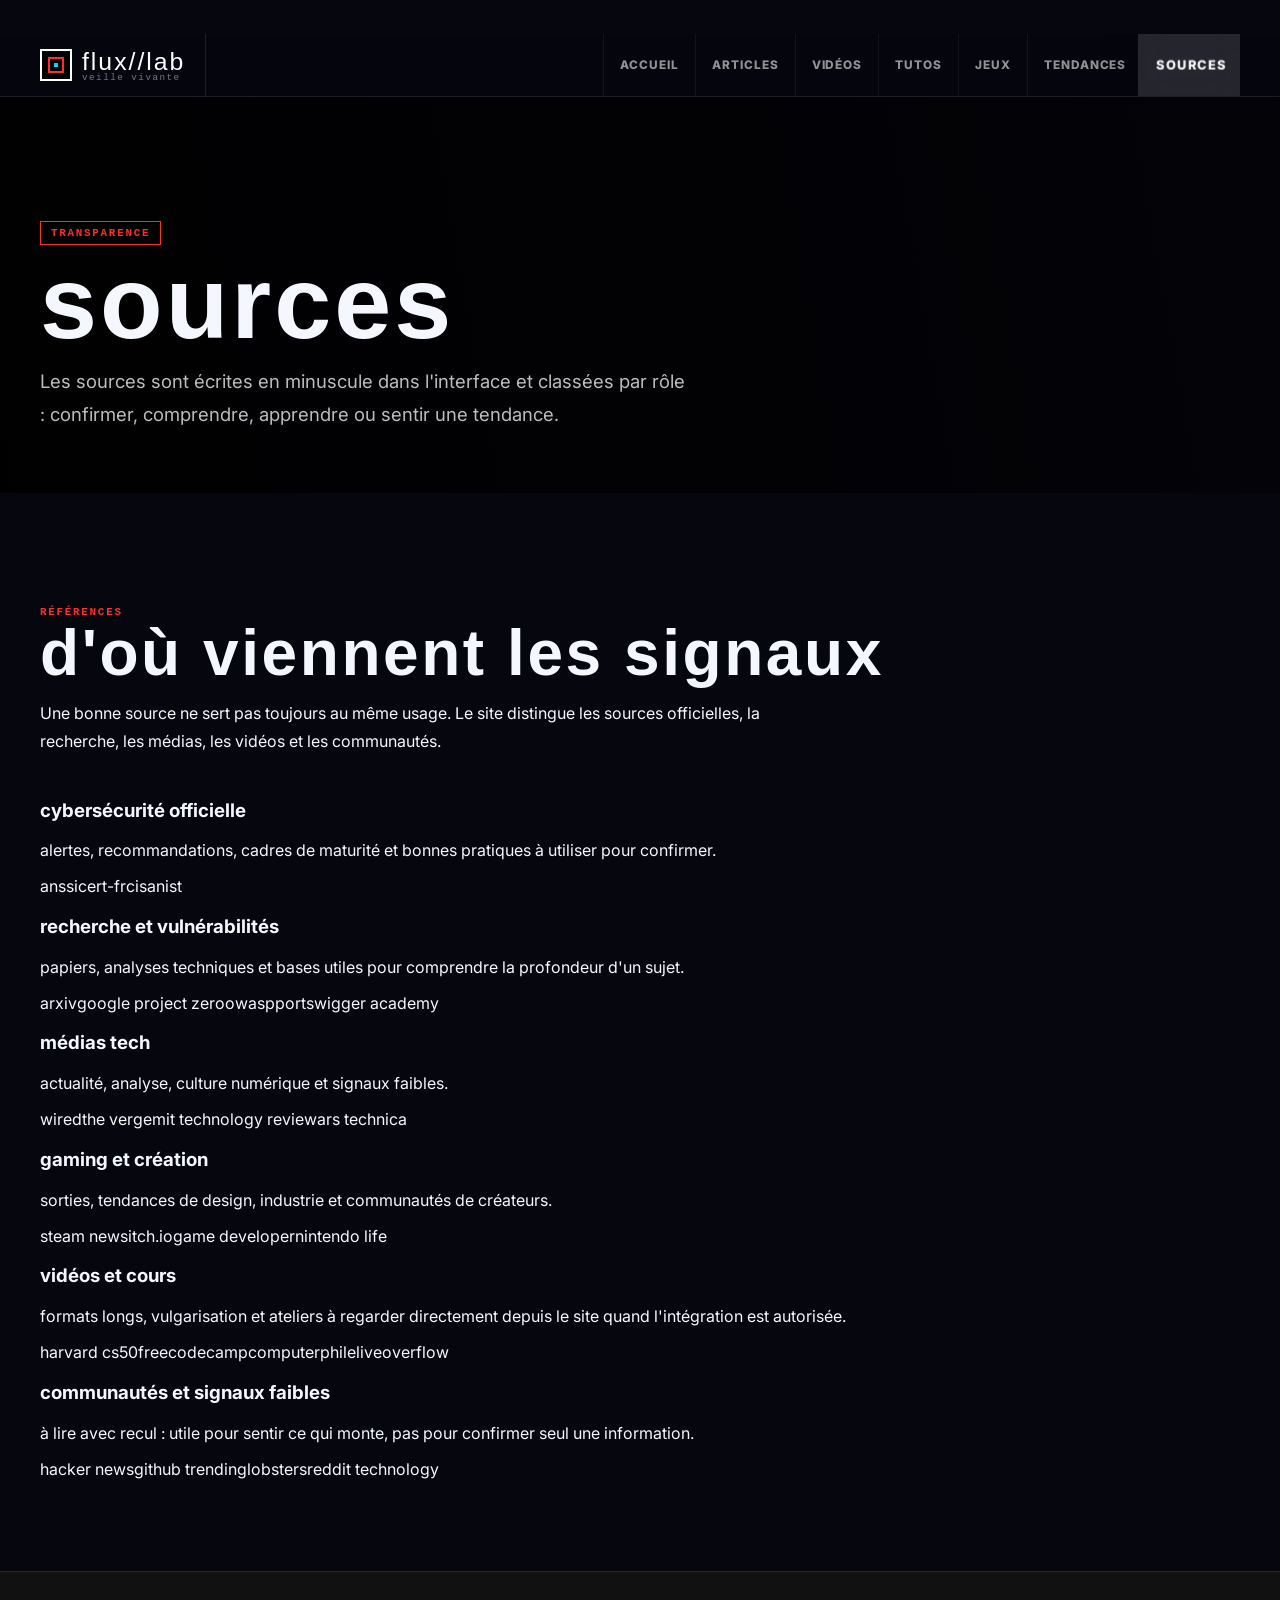
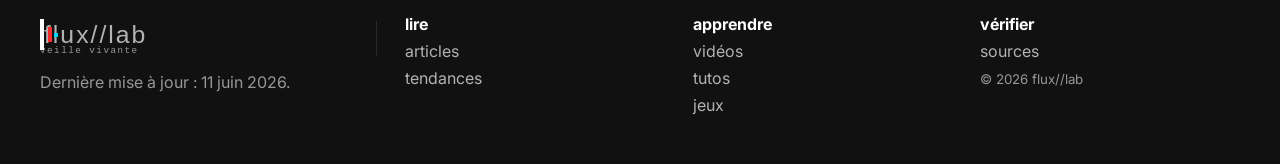
<file: signal-sources.html>
<!doctype html>
<html lang="fr">
<head>
  <meta charset="utf-8">
  <meta name="viewport" content="width=device-width, initial-scale=1">
  <title>sources - flux//lab</title>
  <meta name="description" content="Sources classées et attribuées du blog flux//lab.">
  <link rel="preconnect" href="https://fonts.googleapis.com">
  <link rel="preconnect" href="https://fonts.gstatic.com" crossorigin>
  <link href="https://fonts.googleapis.com/css2?family=Inter:wght@400;600;750;800;900&family=Roboto+Mono:wght@500;700&family=Space+Grotesk:wght@700;800&display=swap" rel="stylesheet">
  <link rel="stylesheet" href="signal-style.css">
</head>
<body data-page="sources">
  <a class="skip-link" href="#contenu">aller au contenu</a>
  <header class="site-header">
    <div class="container nav-shell">
      <a class="brand" href="index.html"><span class="brand-mark" aria-hidden="true"></span><span>flux//lab<small>veille vivante</small></span></a>
      <nav class="nav-links" data-nav-links aria-label="navigation principale">
        <a data-nav="home" href="index.html">accueil</a>
        <a data-nav="articles" href="signal-articles.html">articles</a>
        <a data-nav="videos" href="signal-videos.html">vidéos</a>
        <a data-nav="tutos" href="signal-tutos.html">tutos</a>
        <a data-nav="jeux" href="signal-jeux.html">jeux</a>
        <a data-nav="tendances" href="signal-tendances.html">tendances</a>
        <a data-nav="sources" href="signal-sources.html">sources</a>
      </nav>
      <button class="nav-toggle" type="button" data-nav-toggle aria-label="ouvrir le menu"><span></span></button>
    </div>
  </header>

  <main id="contenu">
    <section class="page-hero" style="--page-image:url('https://images.unsplash.com/photo-1481627834876-b7833e8f5570?auto=format&fit=crop&w=1800&q=80')">
      <div class="container">
        <span class="eyebrow">transparence</span>
        <h1>sources</h1>
        <p>Les sources sont écrites en minuscule dans l'interface et classées par rôle : confirmer, comprendre, apprendre ou sentir une tendance.</p>
      </div>
    </section>

    <section class="section white">
      <div class="container">
        <div class="section-head">
          <div>
            <div class="section-kicker">références</div>
            <h2>d'où viennent les signaux</h2>
            <p class="section-copy">Une bonne source ne sert pas toujours au même usage. Le site distingue les sources officielles, la recherche, les médias, les vidéos et les communautés.</p>
          </div>
        </div>
        <div class="source-map" data-sources></div>
      </div>
    </section>
  </main>

  <footer class="footer">
    <div class="container footer-grid">
      <div><a class="brand" href="index.html"><span class="brand-mark" aria-hidden="true"></span><span>flux//lab<small>veille vivante</small></span></a><p>Dernière mise à jour : <span data-updated></span>.</p></div>
      <div><strong>lire</strong><a href="signal-articles.html">articles</a><a href="signal-tendances.html">tendances</a></div>
      <div><strong>apprendre</strong><a href="signal-videos.html">vidéos</a><a href="signal-tutos.html">tutos</a><a href="signal-jeux.html">jeux</a></div>
      <div><strong>vérifier</strong><a href="signal-sources.html">sources</a><small>© <span data-year></span> flux//lab</small></div>
    </div>
  </footer>

  <script>
/* JavaScript intégré : données du blog */
window.SignalData = {
  site: {
    name: "flux//lab",
    tagline: "veille tech, cyber, ia, gaming",
    updated: "11 juin 2026"
  },
  articles: [
    {
      slug: "cyber-zero-trust",
      href: "signal-article-cyber-zero-trust.html",
      category: "cybersécurité",
      title: "Zero trust : arrêter de croire que le réseau est gentil",
      deck: "Le zero trust n'est pas un produit magique. C'est une façon de concevoir l'identité, les accès, les journaux et les privilèges pour limiter les dégâts quand une machine, un compte ou une application déraille.",
      date: "11 juin 2026",
      read: "8 min",
      author: "rédaction flux//lab",
      trendScore: 96,
      image: "https://images.unsplash.com/photo-1550751827-4bd374c3f58b?auto=format&fit=crop&w=1400&q=80",
      tags: ["iam", "cloud", "réseau", "défense"],
      sources: [
        { name: "nist", url: "https://www.nist.gov/cyberframework" },
        { name: "cisa", url: "https://www.cisa.gov/zero-trust-maturity-model" },
        { name: "anssi", url: "https://cyber.gouv.fr/" }
      ],
      content: [
        { type: "p", text: "Pendant longtemps, beaucoup d'équipes ont protégé le périmètre comme si le réseau interne était une zone naturellement sûre. Dans une entreprise moderne, cette idée casse vite : télétravail, SaaS, appareils personnels, cloud, prestataires, comptes partagés, tokens d'API. Le zero trust part d'un principe plus sain : chaque demande doit prouver qu'elle mérite l'accès demandé." },
        { type: "p", text: "La première brique n'est pas un firewall plus cher. C'est l'inventaire. Qui accède à quoi, depuis quel appareil, avec quel niveau de risque, et pour quelle durée ? Sans cette cartographie, on empile des outils, mais personne ne voit vraiment les chemins que peut prendre un attaquant." },
        { type: "h2", text: "Ce qui change concrètement" },
        { type: "p", text: "Un bon modèle zero trust combine identité forte, segmentation, moindre privilège et observation continue. L'utilisateur ne reçoit pas un passeport permanent parce qu'il s'est connecté le matin. Il reçoit un accès contextualisé, réévalué quand le contexte change : nouvel appareil, pays inhabituel, action sensible, application critique." },
        { type: "list", items: ["Activer l'authentification multifacteur sur les comptes critiques.", "Réduire les droits administrateur permanents.", "Découper les applications et environnements au lieu de laisser un réseau plat.", "Journaliser les accès et créer des alertes compréhensibles.", "Prévoir une révocation rapide des sessions et tokens."] },
        { type: "h2", text: "La bonne question à poser" },
        { type: "p", text: "Au lieu de demander seulement \"qui est connecté ?\", demande aussi \"quel est le risque de cette action maintenant ?\". Un développeur peut avoir besoin de lire les logs de production, mais pas forcément de déployer un correctif depuis un ordinateur non géré à 3 heures du matin." },
        { type: "p", text: "Le zero trust devient intéressant quand il rend les incidents moins dramatiques. Si un mot de passe fuit, l'attaquant ne doit pas obtenir tout le château. Si une machine tombe, elle ne doit pas devenir un pont automatique vers le reste du système." }
      ]
    },
    {
      slug: "ia-agents",
      href: "signal-article-ia-agents.html",
      category: "ia",
      title: "Agents IA : utiles quand ils ont une mission courte",
      deck: "Les agents deviennent vraiment pratiques quand on leur donne une tâche limitée, des outils bien choisis, des garde-fous et une manière claire de vérifier leur travail.",
      date: "10 juin 2026",
      read: "7 min",
      author: "rédaction flux//lab",
      trendScore: 92,
      image: "https://images.unsplash.com/photo-1677442136019-21780ecad995?auto=format&fit=crop&w=1400&q=80",
      tags: ["automatisation", "llm", "workflow", "dev"],
      sources: [
        { name: "mit technology review", url: "https://www.technologyreview.com/topic/artificial-intelligence/" },
        { name: "arxiv", url: "https://arxiv.org/list/cs.AI/recent" },
        { name: "ibm research", url: "https://research.ibm.com/topics/artificial-intelligence" }
      ],
      content: [
        { type: "p", text: "Un agent IA n'est pas juste un chatbot qui parle plus longtemps. C'est un système qui reçoit un objectif, choisit des actions, utilise des outils, observe le résultat, puis ajuste son plan. La promesse est séduisante : faire rechercher, trier, résumer, comparer, coder ou tester une partie d'un travail à ta place." },
        { type: "p", text: "Le piège, c'est de donner une mission trop large. \"Fais-moi une application\" donne souvent un résultat fragile. \"Compare ces trois bibliothèques, trouve les limites de licence, puis propose un choix avec sources\" est beaucoup plus fiable parce que la sortie est vérifiable." },
        { type: "h2", text: "Un bon agent a des limites" },
        { type: "p", text: "Plus l'agent a d'outils, plus il peut aider, mais plus il peut se tromper avec assurance. Les meilleurs workflows imposent des étapes courtes : chercher, citer, produire une synthèse, demander une validation, exécuter seulement si le risque est bas." },
        { type: "list", items: ["Objectif précis en une phrase.", "Sources ou outils autorisés.", "Critère de réussite mesurable.", "Journal des actions effectuées.", "Validation humaine avant les actions coûteuses ou sensibles."] },
        { type: "h2", text: "Où les utiliser aujourd'hui" },
        { type: "p", text: "Les cas les plus solides sont les tâches répétitives mais inspectables : veille, extraction d'informations, préparation de tickets, analyse de logs, brouillons d'articles, tests exploratoires, classification de documents. L'agent accélère le premier passage, l'humain garde le jugement." },
        { type: "p", text: "La vraie compétence n'est donc pas de croire l'agent. C'est de le cadrer comme un collègue très rapide, parfois brillant, parfois trop sûr de lui, et de toujours garder un système de contrôle." }
      ]
    },
    {
      slug: "gaming-indes",
      href: "signal-article-gaming-indes.html",
      category: "gaming",
      title: "Pourquoi les jeux indés donnent souvent plus envie que les blockbusters",
      deck: "Le jeu indépendant gagne parce qu'il ose des boucles courtes, des idées nettes et des directions artistiques qui se reconnaissent en une capture d'écran.",
      date: "9 juin 2026",
      read: "6 min",
      author: "rédaction flux//lab",
      trendScore: 86,
      image: "https://images.unsplash.com/photo-1542751371-adc38448a05e?auto=format&fit=crop&w=1400&q=80",
      tags: ["design", "steam", "création", "culture"],
      sources: [
        { name: "steam news", url: "https://store.steampowered.com/news/" },
        { name: "itch.io", url: "https://itch.io/" },
        { name: "game developer", url: "https://www.gamedeveloper.com/" }
      ],
      content: [
        { type: "p", text: "Un blockbuster peut offrir une carte immense et des centaines d'heures de contenu, mais l'envie de jouer ne vient pas toujours du volume. Elle vient souvent d'une promesse claire : une mécanique que tu comprends vite, un style qui accroche, une tension qui te fait relancer une partie." },
        { type: "p", text: "Les studios indépendants ont moins de budget, donc ils doivent choisir. Cette contrainte devient une force. Un jeu de deckbuilding, de survie, de puzzle ou de plateforme peut concentrer toute son énergie sur une sensation précise au lieu de cocher toutes les cases du marché." },
        { type: "h2", text: "La lisibilité gagne" },
        { type: "p", text: "Un bon jeu indé se pitch en quelques secondes. Tu vois l'image, tu comprends le risque, tu as envie de tester. Cette lisibilité est un avantage énorme face aux productions qui ressemblent parfois à des catalogues d'activités." },
        { type: "list", items: ["Une boucle de jeu centrale facile à expliquer.", "Une identité visuelle reconnaissable.", "Des sessions courtes qui respectent le temps du joueur.", "Une communauté proche des créateurs.", "Des mises à jour qui répondent vite aux retours."] },
        { type: "h2", text: "Ce que les gros jeux peuvent reprendre" },
        { type: "p", text: "Les blockbusters n'ont pas besoin de devenir petits. Ils peuvent apprendre à mieux hiérarchiser. Moins de remplissage, plus de systèmes qui se parlent, plus de moments mémorables. La quantité impressionne, mais la cohérence donne envie de revenir." },
        { type: "p", text: "C'est pour ça qu'un petit jeu peut occuper une soirée entière dans ta tête : il n'essaie pas d'être tout. Il essaie d'être exactement lui-même." }
      ]
    },
    {
      slug: "osint-responsable",
      href: "signal-article-osint-responsable.html",
      category: "osint",
      title: "OSINT propre : enquêter sans franchir la ligne",
      deck: "L'OSINT est puissant parce qu'il exploite des informations publiques. Cette puissance demande une méthode, une hygiène et une limite éthique très claire.",
      date: "8 juin 2026",
      read: "9 min",
      author: "rédaction flux//lab",
      trendScore: 89,
      image: "https://images.unsplash.com/photo-1535223289827-42f1e9919769?auto=format&fit=crop&w=1400&q=80",
      tags: ["enquête", "méthode", "vie privée", "web"],
      sources: [
        { name: "bellingcat", url: "https://www.bellingcat.com/resources/" },
        { name: "osint framework", url: "https://osintframework.com/" },
        { name: "cnil", url: "https://www.cnil.fr/" }
      ],
      content: [
        { type: "p", text: "L'OSINT, ou renseignement d'origine ouverte, consiste à exploiter des données accessibles publiquement : pages web, archives, registres, métadonnées, réseaux sociaux, cartes, communiqués, dépôts de code. Le mot important est public. Il ne s'agit pas de contourner un accès, de harceler quelqu'un ou de voler des données." },
        { type: "p", text: "Une bonne enquête commence par une question limitée. Plus la question est vague, plus tu risques d'accumuler des captures, des hypothèses et des biais. Note ce que tu sais, ce que tu supposes, ce que tu dois vérifier, et ce qui serait suffisant pour conclure." },
        { type: "h2", text: "Méthode courte" },
        { type: "list", items: ["Définir la question et le périmètre.", "Collecter les sources avec date et lien.", "Séparer faits, hypothèses et interprétations.", "Chercher une seconde source indépendante.", "Rédiger avec prudence et masquer les données personnelles inutiles."] },
        { type: "h2", text: "Hygiène numérique" },
        { type: "p", text: "Utilise un navigateur dédié, garde un journal de recherche, évite de te connecter à des comptes personnels pendant l'enquête, et ne contacte pas une cible sans raison légitime. Les captures doivent être nommées proprement, avec horodatage et URL, sinon elles deviennent vite inutilisables." },
        { type: "p", text: "Le bon réflexe est simple : si une information n'aide pas la question, ne la collecte pas. Si elle expose une personne, floute-la. Si tu n'es pas sûr du contexte, écris-le clairement." }
      ]
    },
    {
      slug: "web3-securite",
      href: "signal-article-web3-securite.html",
      category: "web3",
      title: "Web3 : lire avant de signer",
      deck: "Wallets, smart contracts et dApps rendent l'utilisateur très puissant. Le revers, c'est qu'une signature mal comprise peut suffire à vider un compte.",
      date: "7 juin 2026",
      read: "7 min",
      author: "rédaction flux//lab",
      trendScore: 74,
      image: "https://images.unsplash.com/photo-1639322537228-f710d846310a?auto=format&fit=crop&w=1400&q=80",
      tags: ["wallet", "smart contract", "risque", "crypto"],
      sources: [
        { name: "ethereum docs", url: "https://ethereum.org/developers/docs/" },
        { name: "openzeppelin", url: "https://docs.openzeppelin.com/" },
        { name: "chainalysis", url: "https://www.chainalysis.com/blog/" }
      ],
      content: [
        { type: "p", text: "Dans le web classique, tu peux parfois annuler un paiement ou réinitialiser un mot de passe. Dans le Web3, certaines actions sont directes, publiques et difficiles à rattraper. C'est ce qui rend la lecture d'une transaction si importante." },
        { type: "p", text: "Le danger ne vient pas seulement des hacks spectaculaires. Il vient souvent d'une autorisation trop large : approuver un contrat pour déplacer tous les tokens d'une collection, signer un message que tu ne comprends pas, connecter ton wallet à une dApp clonée." },
        { type: "h2", text: "Avant de signer" },
        { type: "list", items: ["Vérifie le domaine exact et le certificat du site.", "Lis le type d'action : transfert, approbation, signature de message.", "Utilise un wallet séparé pour tester.", "Révoque les approvals inutiles.", "Méfie-toi des urgences artificielles et des airdrops trop généreux."] },
        { type: "h2", text: "Le réflexe lecture" },
        { type: "p", text: "Un explorateur de blocs, la documentation du projet et les audits publics peuvent donner des indices. Ils ne garantissent pas tout, mais ils ralentissent les décisions impulsives. En sécurité, ralentir au bon moment est souvent une compétence." },
        { type: "p", text: "La règle la plus simple reste la meilleure : ton wallet principal ne doit pas servir de terrain de test. Garde les expériences sur un compte séparé avec une somme limitée." }
      ]
    },
    {
      slug: "veille-tech",
      href: "signal-article-veille-tech.html",
      category: "méthode",
      title: "Construire une veille tech qui ne noie pas",
      deck: "Lire plus n'aide pas toujours. Une bonne veille filtre, classe, relie et transforme l'information en décisions ou en idées d'articles.",
      date: "6 juin 2026",
      read: "8 min",
      author: "rédaction flux//lab",
      trendScore: 82,
      image: "https://images.unsplash.com/photo-1497366754035-f200968a6e72?auto=format&fit=crop&w=1400&q=80",
      tags: ["rss", "sources", "organisation", "écriture"],
      sources: [
        { name: "hacker news", url: "https://news.ycombinator.com/" },
        { name: "the verge", url: "https://www.theverge.com/tech" },
        { name: "wired", url: "https://www.wired.com/category/security/" }
      ],
      content: [
        { type: "p", text: "Une veille efficace n'est pas un robinet ouvert. C'est un système de tri. Tu veux repérer ce qui change, comprendre pourquoi ça compte, puis décider si ça mérite une lecture longue, un test, un tutoriel ou juste une note rapide." },
        { type: "p", text: "Le piège classique consiste à suivre trop de sources avec la même priorité. Un blog de recherche, un communiqué marketing, un fil social et une vidéo YouTube ne produisent pas le même type d'information. Ils ne doivent pas arriver dans ta tête avec le même poids." },
        { type: "h2", text: "Une structure simple" },
        { type: "list", items: ["Sources officielles pour confirmer.", "Médias spécialisés pour comprendre l'impact.", "Forums et communautés pour sentir les usages.", "Papiers et dépôts de code pour vérifier la profondeur.", "Ton propre carnet pour relier les signaux."] },
        { type: "h2", text: "Transformer la veille en contenu" },
        { type: "p", text: "Chaque note devrait répondre à trois questions : qu'est-ce qui s'est passé, pourquoi c'est important, que peut faire le lecteur maintenant ? Cette forme transforme un flux bruyant en article utile." },
        { type: "p", text: "Le site que tu es en train de bâtir doit donc montrer les sources, séparer les formats, et donner envie de passer d'une brève à une lecture longue. C'est exactement le rôle des pages articles, vidéos, tutos et tendances." }
      ]
    }
  ],
  videos: [
    {
      id: "9HOpanT0GRs",
      title: "CS50 cybersécurité : bases solides pour débuter",
      category: "cours",
      source: "youtube / harvard cs50",
      desc: "Une longue introduction pour comprendre risques, mots de passe, web, chiffrement et défense.",
      tags: ["débutant", "cyber", "cours"]
    },
    {
      id: "ug8W0sFiVJo",
      title: "Hands-on cybersecurity et ethical hacking",
      category: "atelier",
      source: "youtube / freecodecamp",
      desc: "Un format pratique pour suivre des démonstrations et construire des réflexes techniques.",
      tags: ["lab", "pentest", "apprendre"]
    },
    {
      id: "olgGZmkkooU",
      title: "Définir la cybersécurité avec Computerphile",
      category: "culture",
      source: "youtube / computerphile",
      desc: "Une discussion claire sur ce que recouvre réellement la cybersécurité.",
      tags: ["culture", "défense"]
    },
    {
      id: "lG7U3fuNw3A",
      title: "XSS côté client : comprendre le piège",
      category: "web",
      source: "youtube / liveoverflow",
      desc: "Une vidéo utile pour comprendre pourquoi la sanitation HTML demande de la rigueur.",
      tags: ["xss", "web", "sécurité"]
    },
    {
      id: "S6wc6yvoZLY",
      title: "Agents IA et automatisation moderne",
      category: "ia",
      source: "youtube / fireship",
      desc: "Un regard rapide sur l'économie et les usages autour des agents IA.",
      tags: ["ia", "agents", "outils"]
    },
    {
      id: "Xn-gtHDsaPY",
      title: "Outils IA open source à surveiller",
      category: "outils",
      source: "youtube / fireship",
      desc: "Une sélection de projets utiles pour enrichir sa boîte à outils.",
      tags: ["open source", "ia"]
    },
    {
      id: "DMtFhACPnTY",
      title: "SHA et fonctions de hachage",
      category: "crypto",
      source: "youtube / computerphile",
      desc: "Un classique pour comprendre ce que fait une fonction de hachage.",
      tags: ["crypto", "hash"]
    },
    {
      id: "0xah5jMflcI",
      title: "Construire de la sécurité dans les systèmes IA",
      category: "ia sécurité",
      source: "youtube / freecodecamp",
      desc: "Un cours orienté conception pour penser sécurité dès le départ.",
      tags: ["ia", "sécurité", "cours"]
    }
  ],
  tutorials: [
    {
      title: "Créer une veille RSS qui reste propre",
      level: "débutant",
      time: "25 min",
      source: "sources : hacker news, wired, anssi, mit technology review",
      intro: "Objectif : recevoir moins de bruit et garder seulement les signaux qui peuvent devenir des notes, articles ou tutoriels.",
      steps: [
        "Choisis 10 sources maximum pour commencer : 3 officielles, 3 médias, 2 communautés, 2 blogs de recherche.",
        "Crée trois dossiers : à vérifier, à lire, à transformer.",
        "Pour chaque lien gardé, note la date, la source et une phrase : pourquoi ce lien compte.",
        "Une fois par semaine, supprime les sources qui n'apportent rien de concret."
      ],
      code: "dossiers :\n- a-verifier\n- a-lire\n- a-transformer\nnote : source + date + idee principale + action possible"
    },
    {
      title: "Analyser un lien suspect sans cliquer partout",
      level: "intermédiaire",
      time: "20 min",
      source: "sources : cert-fr, urlscan.io, virustotal",
      intro: "Objectif : comprendre un lien avant de l'ouvrir directement sur ta machine principale.",
      steps: [
        "Copie l'URL dans un éditeur texte et vérifie le domaine réel.",
        "Cherche les caractères trompeurs, sous-domaines longs et extensions étranges.",
        "Utilise un service d'analyse public quand c'est adapté.",
        "Ne télécharge pas de fichier inconnu sur ton poste principal."
      ],
      code: "points a noter :\n- domaine exact\n- date du domaine si disponible\n- redirections\n- fichier telecharge\n- reputation publique"
    },
    {
      title: "Monter un mini-lab web local",
      level: "débutant",
      time: "35 min",
      source: "sources : owasp, portswigger academy",
      intro: "Objectif : apprendre la sécurité web dans un environnement d'entraînement, pas sur des sites réels sans autorisation.",
      steps: [
        "Installe un environnement local ou une plateforme d'entraînement reconnue.",
        "Lis la fiche de la vulnérabilité avant de tester.",
        "Note le symptôme, la cause et le correctif.",
        "Refais l'exercice une deuxième fois sans suivre le guide."
      ],
      code: "fiche exercice :\n1. contexte\n2. payload de test\n3. preuve\n4. cause\n5. correction"
    },
    {
      title: "Rédiger un article qui donne envie de lire",
      level: "tous niveaux",
      time: "30 min",
      source: "sources : the verge, wired, game developer",
      intro: "Objectif : transformer une actu ou une idée technique en article clair, sourcé et agréable.",
      steps: [
        "Commence par une promesse précise : ce que le lecteur va comprendre.",
        "Explique le contexte avant les détails techniques.",
        "Ajoute des exemples courts et vérifiables.",
        "Termine par une action possible ou une question ouverte."
      ],
      code: "structure :\n- angle\n- contexte\n- idee forte\n- exemple\n- sources\n- conclusion utile"
    }
  ],
  sources: [
    {
      group: "cybersécurité officielle",
      desc: "alertes, recommandations, cadres de maturité et bonnes pratiques à utiliser pour confirmer.",
      links: [
        { name: "anssi", url: "https://cyber.gouv.fr/" },
        { name: "cert-fr", url: "https://www.cert.ssi.gouv.fr/" },
        { name: "cisa", url: "https://www.cisa.gov/" },
        { name: "nist", url: "https://www.nist.gov/cyberframework" }
      ]
    },
    {
      group: "recherche et vulnérabilités",
      desc: "papiers, analyses techniques et bases utiles pour comprendre la profondeur d'un sujet.",
      links: [
        { name: "arxiv", url: "https://arxiv.org/" },
        { name: "google project zero", url: "https://googleprojectzero.blogspot.com/" },
        { name: "owasp", url: "https://owasp.org/" },
        { name: "portswigger academy", url: "https://portswigger.net/web-security" }
      ]
    },
    {
      group: "médias tech",
      desc: "actualité, analyse, culture numérique et signaux faibles.",
      links: [
        { name: "wired", url: "https://www.wired.com/" },
        { name: "the verge", url: "https://www.theverge.com/" },
        { name: "mit technology review", url: "https://www.technologyreview.com/" },
        { name: "ars technica", url: "https://arstechnica.com/" }
      ]
    },
    {
      group: "gaming et création",
      desc: "sorties, tendances de design, industrie et communautés de créateurs.",
      links: [
        { name: "steam news", url: "https://store.steampowered.com/news/" },
        { name: "itch.io", url: "https://itch.io/" },
        { name: "game developer", url: "https://www.gamedeveloper.com/" },
        { name: "nintendo life", url: "https://www.nintendolife.com/" }
      ]
    },
    {
      group: "vidéos et cours",
      desc: "formats longs, vulgarisation et ateliers à regarder directement depuis le site quand l'intégration est autorisée.",
      links: [
        { name: "harvard cs50", url: "https://www.youtube.com/@cs50" },
        { name: "freecodecamp", url: "https://www.youtube.com/@freecodecamp" },
        { name: "computerphile", url: "https://www.youtube.com/@Computerphile" },
        { name: "liveoverflow", url: "https://www.youtube.com/@LiveOverflow" }
      ]
    },
    {
      group: "communautés et signaux faibles",
      desc: "à lire avec recul : utile pour sentir ce qui monte, pas pour confirmer seul une information.",
      links: [
        { name: "hacker news", url: "https://news.ycombinator.com/" },
        { name: "github trending", url: "https://github.com/trending" },
        { name: "lobsters", url: "https://lobste.rs/" },
        { name: "reddit technology", url: "https://www.reddit.com/r/technology/" }
      ]
    }
  ],
  trends: [
    { topic: "agents ia utiles", category: "ia", score: 94, source: "mit technology review / arxiv / youtube", why: "Les outils deviennent plus pratiques quand ils exécutent des tâches courtes, vérifiables et reliées à des workflows réels." },
    { topic: "zero trust concret", category: "cyber", score: 91, source: "nist / cisa / anssi", why: "Les équipes cherchent des méthodes applicables : identité forte, segmentation, moindre privilège et journaux lisibles." },
    { topic: "sécurité web moderne", category: "cyber", score: 87, source: "owasp / portswigger academy / liveoverflow", why: "XSS, supply chain front-end et permissions navigateur restent des sujets très formatifs." },
    { topic: "jeux indés malins", category: "gaming", score: 84, source: "steam news / itch.io / game developer", why: "Les petites équipes captent l'attention avec des mécaniques nettes et des identités visuelles fortes." },
    { topic: "osint responsable", category: "méthode", score: 82, source: "bellingcat / cnil / osint framework", why: "Les méthodes d'enquête doivent être utiles sans exposer inutilement des personnes." },
    { topic: "outils ia open source", category: "outils", score: 79, source: "github trending / fireship / arxiv", why: "Les lecteurs veulent tester des outils sans dépendre d'une seule plateforme." },
    { topic: "wallet hygiene", category: "web3", score: 72, source: "ethereum docs / openzeppelin / chainalysis", why: "La sécurité des signatures et des approvals reste un point faible pour beaucoup d'utilisateurs." }
  ]
};

</script>
  <script>
/* JavaScript intégré : fonctionnement du blog */
(function () {
  const data = window.SignalData;
  if (!data) return;

  const $ = (selector, root = document) => root.querySelector(selector);
  const $$ = (selector, root = document) => Array.from(root.querySelectorAll(selector));

  function esc(value) {
    return String(value ?? "")
      .replace(/&/g, "&amp;")
      .replace(/</g, "&lt;")
      .replace(/>/g, "&gt;")
      .replace(/"/g, "&quot;")
      .replace(/'/g, "&#039;");
  }

  function thumb(videoId) {
    return `https://img.youtube.com/vi/${videoId}/hqdefault.jpg`;
  }

  function embed(videoId, autoplay) {
    const auto = autoplay ? "&autoplay=1" : "";
    return `https://www.youtube.com/embed/${videoId}?rel=0&modestbranding=1${auto}`;
  }

  function sourcePills(sources, limit = 3) {
    return sources.slice(0, limit).map((source) => (
      `<a class="source-pill" href="${esc(source.url)}" target="_blank" rel="noreferrer">${esc(source.name)}</a>`
    )).join("");
  }

  function tagList(tags) {
    return tags.map((tag) => `<span class="tag">${esc(tag)}</span>`).join("");
  }

  function articleCard(article) {
    return `
      <a class="article-card" href="${esc(article.href)}">
        <img src="${esc(article.image)}" alt="${esc(article.title)}" loading="lazy">
        <div class="card-body">
          <div class="card-cat">${esc(article.category)}</div>
          <h3>${esc(article.title)}</h3>
          <p>${esc(article.deck)}</p>
          <div class="card-meta">
            <span>${esc(article.date)}</span>
            <span>${esc(article.read)}</span>
          </div>
          <div class="source-row">${sourcePills(article.sources, 2)}</div>
          <div class="tag-list">${tagList(article.tags.slice(0, 3))}</div>
        </div>
      </a>
    `;
  }

  function getVotes() {
    try {
      return JSON.parse(localStorage.getItem("signalTrendVotes") || "{}");
    } catch {
      return {};
    }
  }

  function setVotes(votes) {
    localStorage.setItem("signalTrendVotes", JSON.stringify(votes));
  }

  function rankedTrends() {
    const votes = getVotes();
    return data.trends
      .map((trend) => ({
        ...trend,
        votes: votes[trend.topic] || 0,
        total: trend.score + (votes[trend.topic] || 0) * 6
      }))
      .sort((a, b) => b.total - a.total);
  }

  function renderTrendMini() {
    const box = $("[data-trend-mini]");
    if (!box) return;
    box.innerHTML = rankedTrends().slice(0, 4).map((trend, index) => `
      <a class="trend-mini" href="signal-tendances.html">
        <span class="trend-rank">${index + 1}</span>
        <span>
          <strong>${esc(trend.topic)}</strong>
          <small class="mini-source">source : ${esc(trend.source)}</small>
        </span>
        <strong>${trend.total}</strong>
      </a>
    `).join("");
  }

  function renderTrendBoard() {
    const board = $("[data-trend-board]");
    if (!board) return;
    board.innerHTML = rankedTrends().map((trend, index) => {
      const width = Math.min(100, Math.max(14, trend.total));
      return `
        <article class="trend-box">
          <div class="trend-score">${index + 1}</div>
          <div>
            <div class="card-cat">${esc(trend.category)}</div>
            <h3>${esc(trend.topic)}</h3>
            <p>${esc(trend.why)}</p>
            <small class="source-name">source : ${esc(trend.source)}</small>
            <div class="trend-bar"><span style="width:${width}%"></span></div>
          </div>
          <button class="vote-btn" type="button" data-vote="${esc(trend.topic)}">+ tendance</button>
        </article>
      `;
    }).join("");

    $$("[data-vote]", board).forEach((button) => {
      button.addEventListener("click", () => {
        const votes = getVotes();
        const topic = button.dataset.vote;
        votes[topic] = (votes[topic] || 0) + 1;
        setVotes(votes);
        renderTrendBoard();
        renderTrendMini();
      });
    });
  }

  function renderFeatured() {
    const feature = $("[data-featured]");
    const stack = $("[data-home-stack]");
    if (!feature) return;

    const [main, ...rest] = data.articles;
    feature.innerHTML = `
      <a class="feature-story" href="${esc(main.href)}">
        <img src="${esc(main.image)}" alt="${esc(main.title)}" loading="lazy">
        <div class="feature-content">
          <span class="eyebrow">${esc(main.category)}</span>
          <h2>${esc(main.title)}</h2>
          <p>${esc(main.deck)}</p>
          <div class="hero-actions">
            <span class="btn">lire l'article</span>
            <span class="btn secondary">source : ${esc(main.sources[0].name)}</span>
          </div>
        </div>
      </a>
    `;

    if (stack) {
      stack.innerHTML = rest.slice(0, 4).map((article) => `
        <a class="stack-item" href="${esc(article.href)}">
          <img src="${esc(article.image)}" alt="${esc(article.title)}" loading="lazy">
          <span>
            <strong>${esc(article.title)}</strong>
            <small>${esc(article.category)} · ${esc(article.read)}</small>
          </span>
        </a>
      `).join("");
    }
  }

  function renderHomeArticles() {
    const grid = $("[data-home-articles]");
    if (!grid) return;
    grid.innerHTML = data.articles.slice(0, 6).map(articleCard).join("");
  }

  function renderArticlesPage() {
    const grid = $("[data-articles-grid]");
    if (!grid) return;

    const search = $("[data-article-search]");
    const filter = $("[data-article-filter]");
    const categories = ["tout", ...new Set(data.articles.map((article) => article.category))];

    if (filter && !filter.dataset.ready) {
      filter.innerHTML = categories.map((cat) => `<option value="${esc(cat)}">${esc(cat)}</option>`).join("");
      filter.dataset.ready = "true";
    }

    function update() {
      const q = (search?.value || "").trim().toLowerCase();
      const cat = filter?.value || "tout";
      const articles = data.articles.filter((article) => {
        const text = `${article.title} ${article.deck} ${article.category} ${article.tags.join(" ")}`.toLowerCase();
        return (!q || text.includes(q)) && (cat === "tout" || article.category === cat);
      });

      grid.innerHTML = articles.length
        ? articles.map(articleCard).join("")
        : `<div class="empty-state">aucun article ne correspond à cette recherche.</div>`;
    }

    search?.addEventListener("input", update);
    filter?.addEventListener("change", update);
    update();
  }

  function renderArticlePage() {
    const slug = document.body.dataset.article;
    const host = $("[data-article-page]");
    if (!slug || !host) return;

    const article = data.articles.find((item) => item.slug === slug);
    if (!article) {
      host.innerHTML = `<div class="empty-state">article introuvable.</div>`;
      return;
    }

    document.title = `${article.title} - ${data.site.name}`;
    const hero = $("[data-article-hero]");
    if (hero) hero.style.setProperty("--article-image", `url("${article.image}")`);

    $("[data-article-category]") && ($("[data-article-category]").textContent = article.category);
    $("[data-article-title]") && ($("[data-article-title]").textContent = article.title);
    $("[data-article-deck]") && ($("[data-article-deck]").textContent = article.deck);
    $("[data-article-meta]") && ($("[data-article-meta]").innerHTML = `
      <span>${esc(article.date)}</span>
      <span>${esc(article.read)}</span>
      <span>${esc(article.author)}</span>
    `);

    host.innerHTML = article.content.map((block) => {
      if (block.type === "h2") return `<h2>${esc(block.text)}</h2>`;
      if (block.type === "list") return `<ul>${block.items.map((item) => `<li>${esc(item)}</li>`).join("")}</ul>`;
      return `<p>${esc(block.text)}</p>`;
    }).join("");

    const sourceBox = $("[data-article-sources]");
    if (sourceBox) {
      sourceBox.innerHTML = article.sources.map((source) => (
        `<a href="${esc(source.url)}" target="_blank" rel="noreferrer">${esc(source.name)}</a>`
      )).join("");
    }

    const tagBox = $("[data-article-tags]");
    if (tagBox) tagBox.innerHTML = tagList(article.tags);

    const related = $("[data-related-articles]");
    if (related) {
      const relatedArticles = data.articles.filter((item) => item.slug !== slug).slice(0, 3);
      related.innerHTML = relatedArticles.map((item) => `
        <a class="stack-item" href="${esc(item.href)}">
          <img src="${esc(item.image)}" alt="${esc(item.title)}" loading="lazy">
          <span><strong>${esc(item.title)}</strong><small>${esc(item.category)} · ${esc(item.read)}</small></span>
        </a>
      `).join("");
    }

    initBookmark(article.slug);
    initReadingProgress();
  }

  function initBookmark(slug) {
    const button = $("[data-bookmark]");
    if (!button) return;
    const key = `signalBookmark:${slug}`;
    function refresh() {
      button.textContent = localStorage.getItem(key) ? "favori enregistré" : "ajouter aux favoris";
    }
    button.addEventListener("click", () => {
      if (localStorage.getItem(key)) {
        localStorage.removeItem(key);
      } else {
        localStorage.setItem(key, "1");
      }
      refresh();
    });
    refresh();
  }

  function initReadingProgress() {
    const bar = $("[data-reading-progress]");
    if (!bar) return;
    const update = () => {
      const max = document.documentElement.scrollHeight - window.innerHeight;
      const pct = max > 0 ? (window.scrollY / max) * 100 : 0;
      bar.style.width = `${pct}%`;
    };
    window.addEventListener("scroll", update, { passive: true });
    update();
  }

  function renderVideoTheater() {
    const host = $("[data-video-theater]");
    if (!host) return;
    const first = data.videos[0];
    const limit = Number(host.dataset.limit || data.videos.length);
    host.innerHTML = `
      <div>
        <div class="video-frame">
          <iframe data-main-video src="${embed(first.id, false)}" title="${esc(first.title)}" allow="accelerometer; autoplay; clipboard-write; encrypted-media; gyroscope; picture-in-picture; web-share" allowfullscreen></iframe>
        </div>
        <div class="video-info">
          <div class="card-cat" data-video-cat>${esc(first.category)}</div>
          <h3 data-video-title>${esc(first.title)}</h3>
          <p data-video-desc>${esc(first.desc)}</p>
          <div class="video-meta"><span class="video-source">source : ${esc(first.source)}</span></div>
        </div>
      </div>
      <div class="playlist">
        ${data.videos.slice(0, limit).map((video, index) => `
          <button type="button" class="${index === 0 ? "active" : ""}" data-video-id="${esc(video.id)}">
            <img src="${thumb(video.id)}" alt="${esc(video.title)}" loading="lazy">
            <span>
              <strong>${esc(video.title)}</strong>
              <small class="video-source">source : ${esc(video.source)}</small>
            </span>
          </button>
        `).join("")}
      </div>
    `;

    $$("[data-video-id]", host).forEach((button) => {
      button.addEventListener("click", () => {
        const video = data.videos.find((item) => item.id === button.dataset.videoId);
        if (!video) return;
        $$("[data-video-id]", host).forEach((item) => item.classList.remove("active"));
        button.classList.add("active");
        $("[data-main-video]", host).src = embed(video.id, true);
        $("[data-main-video]", host).title = video.title;
        $("[data-video-cat]", host).textContent = video.category;
        $("[data-video-title]", host).textContent = video.title;
        $("[data-video-desc]", host).textContent = video.desc;
        $(".video-meta", host).innerHTML = `<span class="video-source">source : ${esc(video.source)}</span>`;
      });
    });
  }

  function renderVideoGrid() {
    const grid = $("[data-video-grid]");
    if (!grid) return;
    grid.innerHTML = data.videos.map((video) => `
      <article class="article-card">
        <img src="${thumb(video.id)}" alt="${esc(video.title)}" loading="lazy">
        <div class="card-body">
          <div class="card-cat">${esc(video.category)}</div>
          <h3>${esc(video.title)}</h3>
          <p>${esc(video.desc)}</p>
          <div class="tag-list">${tagList(video.tags)}</div>
          <a class="source-pill" href="https://www.youtube.com/watch?v=${esc(video.id)}" target="_blank" rel="noreferrer">source : ${esc(video.source)}</a>
        </div>
      </article>
    `).join("");
  }

  function renderTutorials() {
    const grid = $("[data-tutorials]");
    if (!grid) return;
    grid.innerHTML = data.tutorials.map((tutorial) => `
      <article class="tutorial">
        <div class="card-cat">${esc(tutorial.level)} · ${esc(tutorial.time)}</div>
        <h3>${esc(tutorial.title)}</h3>
        <p>${esc(tutorial.intro)}</p>
        <div class="tutorial-steps">
          ${tutorial.steps.map((step) => `<div class="tutorial-step"><span>${esc(step)}</span></div>`).join("")}
        </div>
        <pre class="code-box"><code>${esc(tutorial.code)}</code></pre>
        <small class="source-name">${esc(tutorial.source)}</small>
      </article>
    `).join("");
  }

  function renderHomeTutos() {
    const grid = $("[data-home-tutos]");
    if (!grid) return;
    grid.innerHTML = data.tutorials.slice(0, 3).map((tutorial) => `
      <article class="tutorial">
        <div class="card-cat">${esc(tutorial.level)} · ${esc(tutorial.time)}</div>
        <h3>${esc(tutorial.title)}</h3>
        <p>${esc(tutorial.intro)}</p>
        <small class="source-name">${esc(tutorial.source)}</small>
      </article>
    `).join("");
  }

  function renderSources() {
    const grid = $("[data-sources]");
    if (!grid) return;
    grid.innerHTML = data.sources.map((group) => `
      <article class="source-block">
        <h3>${esc(group.group)}</h3>
        <p>${esc(group.desc)}</p>
        <div>
          ${group.links.map((link) => `<a class="source-name" href="${esc(link.url)}" target="_blank" rel="noreferrer">${esc(link.name)}</a>`).join("")}
        </div>
      </article>
    `).join("");
  }

  function initQuiz() {
    const host = $("[data-quiz]");
    if (!host) return;
    const questions = [
      { q: "Dans une logique zero trust, on vérifie surtout...", o: ["chaque demande selon son contexte", "uniquement le réseau interne", "la couleur du logo"], a: 0 },
      { q: "Une source officielle sert d'abord à...", o: ["confirmer une information", "remplacer toute analyse", "faire joli en bas de page"], a: 0 },
      { q: "Pour un agent IA, la meilleure mission est souvent...", o: ["courte et vérifiable", "floue et infinie", "sans garde-fou"], a: 0 },
      { q: "En OSINT responsable, il faut...", o: ["limiter la collecte utile", "tout publier sans filtre", "ignorer le contexte"], a: 0 }
    ];
    let index = 0;
    let score = 0;

    function draw() {
      const item = questions[index];
      host.innerHTML = `
        <p><strong>question ${index + 1}/${questions.length}</strong></p>
        <h3>${esc(item.q)}</h3>
        <div class="quiz-options">
          ${item.o.map((option, optionIndex) => `<button type="button" data-answer="${optionIndex}">${esc(option)}</button>`).join("")}
        </div>
        <p>score : <strong>${score}</strong></p>
      `;
      $$("[data-answer]", host).forEach((button) => {
        button.addEventListener("click", () => {
          const good = Number(button.dataset.answer) === item.a;
          button.classList.add(good ? "good" : "bad");
          if (good) score += 1;
          setTimeout(() => {
            index += 1;
            if (index >= questions.length) {
              host.innerHTML = `
                <h3>résultat : ${score}/${questions.length}</h3>
                <p>${score >= 3 ? "Solide. Tu peux passer aux articles longs." : "Pas grave, les tutos sont là pour chauffer le moteur."}</p>
                <button class="game-action" type="button" data-restart-quiz>rejouer</button>
              `;
              $("[data-restart-quiz]", host).addEventListener("click", () => {
                index = 0;
                score = 0;
                draw();
              });
            } else {
              draw();
            }
          }, 520);
        });
      });
    }
    draw();
  }

  function initMemory() {
    const host = $("[data-memory]");
    if (!host) return;
    const values = ["iam", "xss", "rss", "ctf", "llm", "hash"];
    let cards = [];
    let opened = [];
    let matched = 0;

    function shuffle() {
      cards = [...values, ...values]
        .map((value, index) => ({ value, id: `${value}-${index}`, open: false, matched: false }))
        .sort(() => Math.random() - 0.5);
      opened = [];
      matched = 0;
    }

    function draw() {
      host.innerHTML = `
        <div class="memory-grid">
          ${cards.map((card, index) => `
            <button class="memory-card ${card.matched ? "matched" : ""}" type="button" data-card="${index}">
              ${card.open || card.matched ? esc(card.value) : "?"}
            </button>
          `).join("")}
        </div>
        <p>paires trouvées : <strong>${matched}/${values.length}</strong></p>
        <button class="game-action" type="button" data-memory-reset>mélanger</button>
      `;
      $$("[data-card]", host).forEach((button) => {
        button.addEventListener("click", () => {
          const card = cards[Number(button.dataset.card)];
          if (card.open || card.matched || opened.length >= 2) return;
          card.open = true;
          opened.push(card);
          draw();
          if (opened.length === 2) {
            setTimeout(() => {
              if (opened[0].value === opened[1].value) {
                opened[0].matched = true;
                opened[1].matched = true;
                matched += 1;
              }
              opened.forEach((item) => { item.open = false; });
              opened = [];
              draw();
            }, 650);
          }
        });
      });
      $("[data-memory-reset]", host).addEventListener("click", () => {
        shuffle();
        draw();
      });
    }

    shuffle();
    draw();
  }

  function initReflex() {
    const host = $("[data-reflex]");
    if (!host) return;
    let timer = null;
    let started = 0;
    let ready = false;
    const bestKey = "signalReflexBest";

    host.innerHTML = `
      <div class="reflex-zone">
        <button class="game-action" type="button" data-reflex-start>démarrer</button>
        <button class="reflex-pad" type="button" data-reflex-pad>attends le vert, puis clique</button>
        <p data-reflex-result>meilleur temps : ${localStorage.getItem(bestKey) || "--"} ms</p>
      </div>
    `;

    const pad = $("[data-reflex-pad]", host);
    const result = $("[data-reflex-result]", host);
    $("[data-reflex-start]", host).addEventListener("click", () => {
      clearTimeout(timer);
      ready = false;
      pad.classList.remove("ready");
      pad.textContent = "patience...";
      timer = setTimeout(() => {
        ready = true;
        started = performance.now();
        pad.classList.add("ready");
        pad.textContent = "clique maintenant";
      }, 900 + Math.random() * 2200);
    });

    pad.addEventListener("click", () => {
      if (!ready) {
        clearTimeout(timer);
        pad.textContent = "trop tôt. relance.";
        pad.classList.remove("ready");
        return;
      }
      const ms = Math.round(performance.now() - started);
      const best = Number(localStorage.getItem(bestKey) || Infinity);
      if (ms < best) localStorage.setItem(bestKey, String(ms));
      result.textContent = `temps : ${ms} ms · meilleur : ${localStorage.getItem(bestKey)} ms`;
      ready = false;
      pad.classList.remove("ready");
      pad.textContent = "démarre une nouvelle manche";
    });
  }

  function initHeadlineLab() {
    const host = $("[data-headline-lab]");
    if (!host) return;
    const starts = ["Ce que personne ne t'explique sur", "Le guide clair pour comprendre", "Pourquoi tout le monde reparle de", "Le vrai problème derrière"];
    const subjects = ["les agents IA", "le zero trust", "les jeux indés", "l'OSINT responsable", "la sécurité Web3", "les sources fiables"];
    const angles = ["sans jargon", "avec des exemples", "en 10 minutes", "avant de te faire piéger", "pour écrire un meilleur article"];

    function pick(list) {
      return list[Math.floor(Math.random() * list.length)];
    }

    function draw() {
      host.innerHTML = `
        <h3>${esc(`${pick(starts)} ${pick(subjects)} ${pick(angles)}`)}</h3>
        <p>mini-jeu rédaction : génère un titre, puis essaie d'écrire l'intro en 4 lignes.</p>
        <button class="game-action" type="button" data-new-headline>nouveau titre</button>
      `;
      $("[data-new-headline]", host).addEventListener("click", draw);
    }
    draw();
  }

  function initGames() {
    initQuiz();
    initMemory();
    initReflex();
    initHeadlineLab();
  }

  function initNav() {
    const toggle = $("[data-nav-toggle]");
    const links = $("[data-nav-links]");
    toggle?.addEventListener("click", () => links?.classList.toggle("open"));
    const page = document.body.dataset.page;
    $$("[data-nav]").forEach((link) => {
      link.classList.toggle("active", link.dataset.nav === page);
    });
    $$("[data-year]").forEach((el) => { el.textContent = new Date().getFullYear(); });
    $$("[data-updated]").forEach((el) => { el.textContent = data.site.updated; });
  }

  function init() {
    initNav();
    renderTrendMini();
    renderTrendBoard();
    renderFeatured();
    renderHomeArticles();
    renderArticlesPage();
    renderArticlePage();
    renderVideoTheater();
    renderVideoGrid();
    renderTutorials();
    renderHomeTutos();
    renderSources();
    initGames();
  }

  document.addEventListener("DOMContentLoaded", init);
})();

</script>
</body>
</html>
</file>
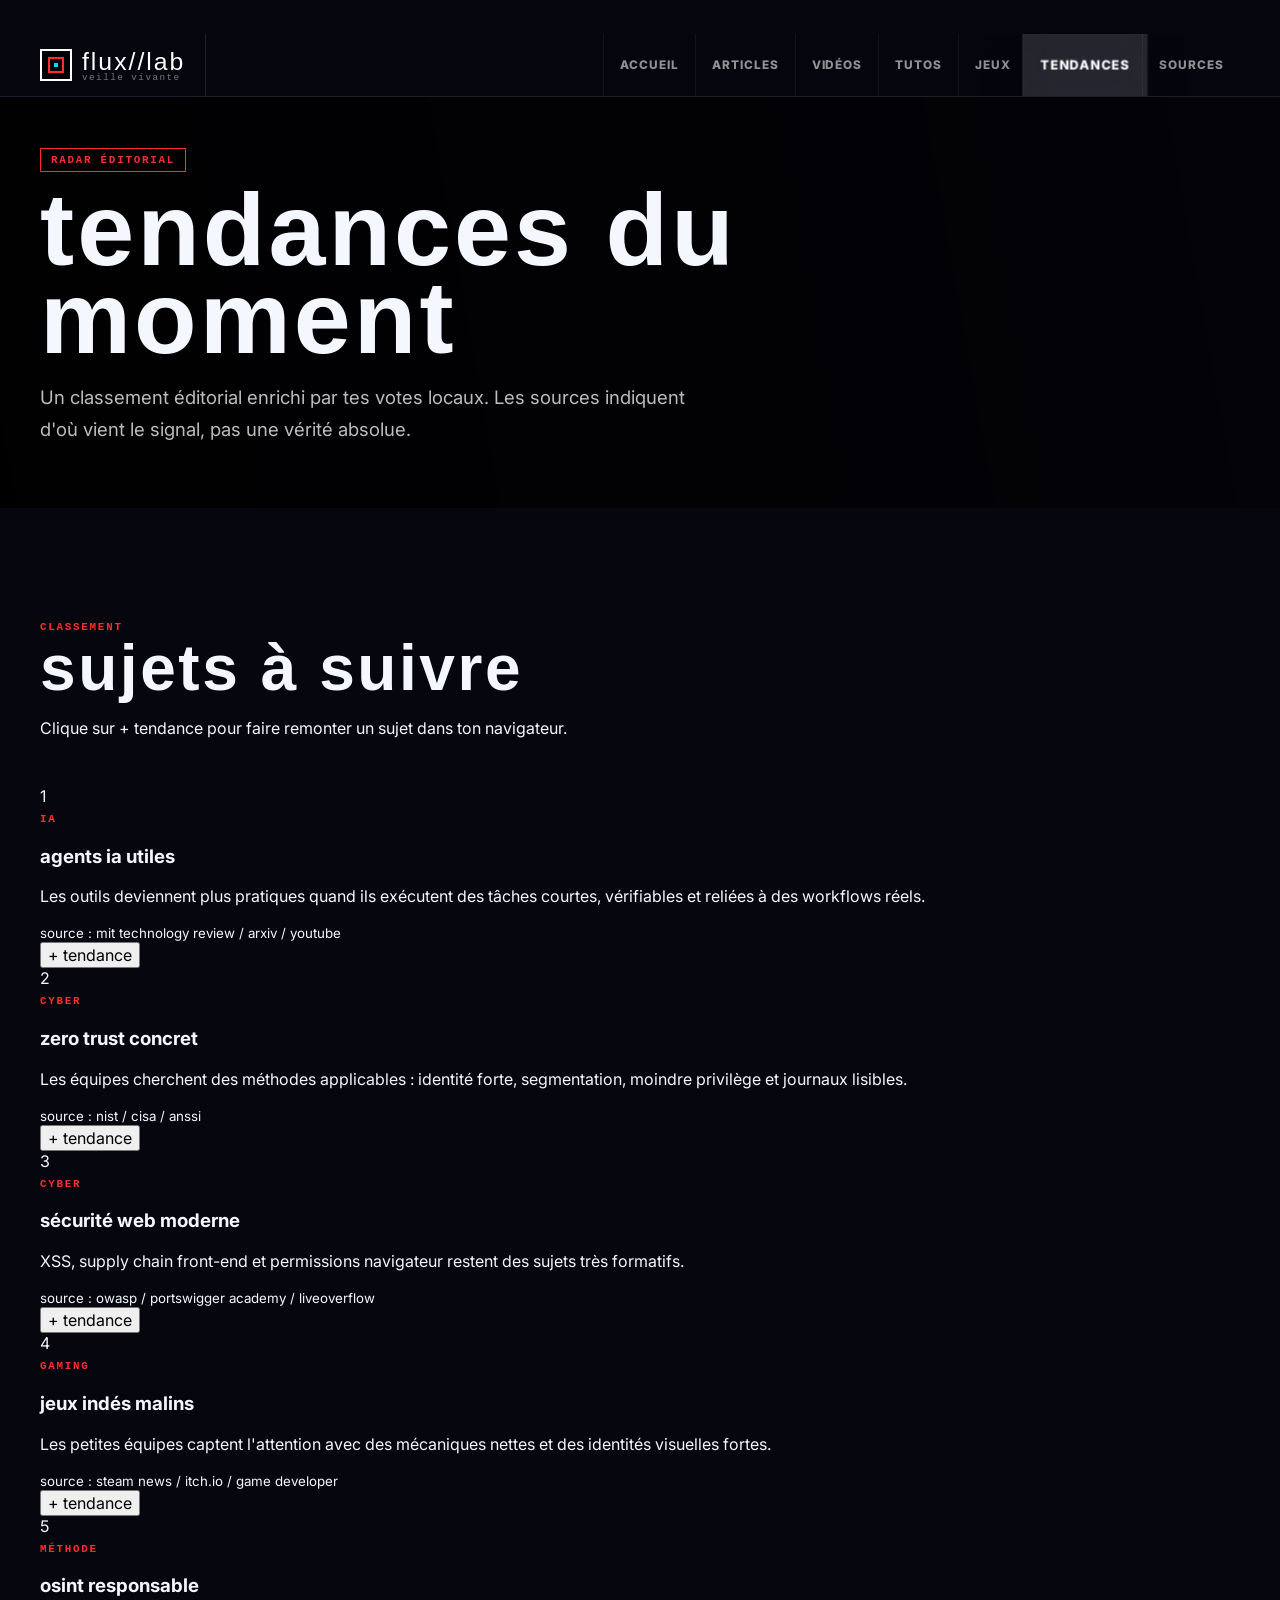
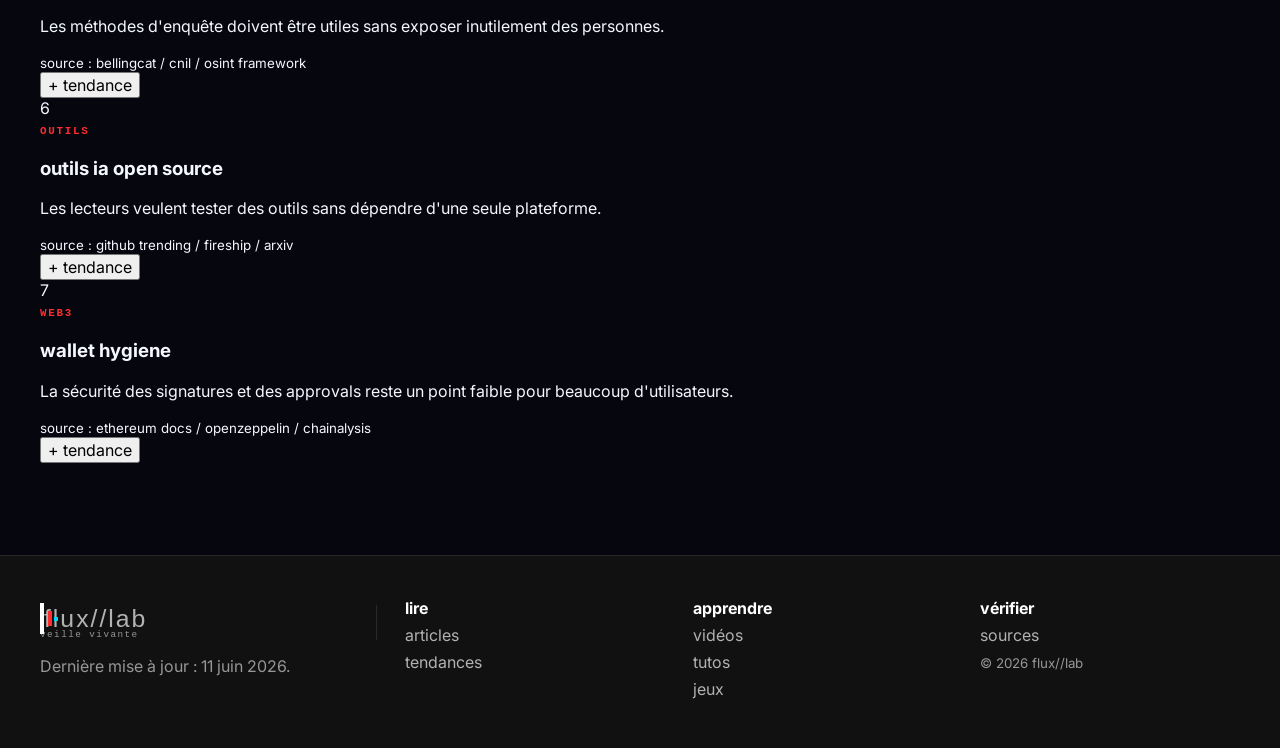
<file: signal-tendances.html>
<!doctype html>
<html lang="fr">
<head>
  <meta charset="utf-8">
  <meta name="viewport" content="width=device-width, initial-scale=1">
  <title>tendances - flux//lab</title>
  <meta name="description" content="Système de tendances du moment avec votes locaux et sources.">
  <link rel="preconnect" href="https://fonts.googleapis.com">
  <link rel="preconnect" href="https://fonts.gstatic.com" crossorigin>
  <link href="https://fonts.googleapis.com/css2?family=Inter:wght@400;600;750;800;900&family=Roboto+Mono:wght@500;700&family=Space+Grotesk:wght@700;800&display=swap" rel="stylesheet">
  <link rel="stylesheet" href="signal-style.css">
</head>
<body data-page="tendances">
  <a class="skip-link" href="#contenu">aller au contenu</a>
  <header class="site-header">
    <div class="container nav-shell">
      <a class="brand" href="index.html"><span class="brand-mark" aria-hidden="true"></span><span>flux//lab<small>veille vivante</small></span></a>
      <nav class="nav-links" data-nav-links aria-label="navigation principale">
        <a data-nav="home" href="index.html">accueil</a>
        <a data-nav="articles" href="signal-articles.html">articles</a>
        <a data-nav="videos" href="signal-videos.html">vidéos</a>
        <a data-nav="tutos" href="signal-tutos.html">tutos</a>
        <a data-nav="jeux" href="signal-jeux.html">jeux</a>
        <a data-nav="tendances" href="signal-tendances.html">tendances</a>
        <a data-nav="sources" href="signal-sources.html">sources</a>
      </nav>
      <button class="nav-toggle" type="button" data-nav-toggle aria-label="ouvrir le menu"><span></span></button>
    </div>
  </header>

  <main id="contenu">
    <section class="page-hero" style="--page-image:url('https://images.unsplash.com/photo-1551288049-bebda4e38f71?auto=format&fit=crop&w=1800&q=80')">
      <div class="container">
        <span class="eyebrow">radar éditorial</span>
        <h1>tendances du moment</h1>
        <p>Un classement éditorial enrichi par tes votes locaux. Les sources indiquent d'où vient le signal, pas une vérité absolue.</p>
      </div>
    </section>

    <section class="section white">
      <div class="container">
        <div class="section-head">
          <div>
            <div class="section-kicker">classement</div>
            <h2>sujets à suivre</h2>
            <p class="section-copy">Clique sur + tendance pour faire remonter un sujet dans ton navigateur.</p>
          </div>
        </div>
        <div class="trend-board" data-trend-board></div>
      </div>
    </section>
  </main>

  <footer class="footer">
    <div class="container footer-grid">
      <div><a class="brand" href="index.html"><span class="brand-mark" aria-hidden="true"></span><span>flux//lab<small>veille vivante</small></span></a><p>Dernière mise à jour : <span data-updated></span>.</p></div>
      <div><strong>lire</strong><a href="signal-articles.html">articles</a><a href="signal-tendances.html">tendances</a></div>
      <div><strong>apprendre</strong><a href="signal-videos.html">vidéos</a><a href="signal-tutos.html">tutos</a><a href="signal-jeux.html">jeux</a></div>
      <div><strong>vérifier</strong><a href="signal-sources.html">sources</a><small>© <span data-year></span> flux//lab</small></div>
    </div>
  </footer>

  <script>
/* JavaScript intégré : données du blog */
window.SignalData = {
  site: {
    name: "flux//lab",
    tagline: "veille tech, cyber, ia, gaming",
    updated: "11 juin 2026"
  },
  articles: [
    {
      slug: "cyber-zero-trust",
      href: "signal-article-cyber-zero-trust.html",
      category: "cybersécurité",
      title: "Zero trust : arrêter de croire que le réseau est gentil",
      deck: "Le zero trust n'est pas un produit magique. C'est une façon de concevoir l'identité, les accès, les journaux et les privilèges pour limiter les dégâts quand une machine, un compte ou une application déraille.",
      date: "11 juin 2026",
      read: "8 min",
      author: "rédaction flux//lab",
      trendScore: 96,
      image: "https://images.unsplash.com/photo-1550751827-4bd374c3f58b?auto=format&fit=crop&w=1400&q=80",
      tags: ["iam", "cloud", "réseau", "défense"],
      sources: [
        { name: "nist", url: "https://www.nist.gov/cyberframework" },
        { name: "cisa", url: "https://www.cisa.gov/zero-trust-maturity-model" },
        { name: "anssi", url: "https://cyber.gouv.fr/" }
      ],
      content: [
        { type: "p", text: "Pendant longtemps, beaucoup d'équipes ont protégé le périmètre comme si le réseau interne était une zone naturellement sûre. Dans une entreprise moderne, cette idée casse vite : télétravail, SaaS, appareils personnels, cloud, prestataires, comptes partagés, tokens d'API. Le zero trust part d'un principe plus sain : chaque demande doit prouver qu'elle mérite l'accès demandé." },
        { type: "p", text: "La première brique n'est pas un firewall plus cher. C'est l'inventaire. Qui accède à quoi, depuis quel appareil, avec quel niveau de risque, et pour quelle durée ? Sans cette cartographie, on empile des outils, mais personne ne voit vraiment les chemins que peut prendre un attaquant." },
        { type: "h2", text: "Ce qui change concrètement" },
        { type: "p", text: "Un bon modèle zero trust combine identité forte, segmentation, moindre privilège et observation continue. L'utilisateur ne reçoit pas un passeport permanent parce qu'il s'est connecté le matin. Il reçoit un accès contextualisé, réévalué quand le contexte change : nouvel appareil, pays inhabituel, action sensible, application critique." },
        { type: "list", items: ["Activer l'authentification multifacteur sur les comptes critiques.", "Réduire les droits administrateur permanents.", "Découper les applications et environnements au lieu de laisser un réseau plat.", "Journaliser les accès et créer des alertes compréhensibles.", "Prévoir une révocation rapide des sessions et tokens."] },
        { type: "h2", text: "La bonne question à poser" },
        { type: "p", text: "Au lieu de demander seulement \"qui est connecté ?\", demande aussi \"quel est le risque de cette action maintenant ?\". Un développeur peut avoir besoin de lire les logs de production, mais pas forcément de déployer un correctif depuis un ordinateur non géré à 3 heures du matin." },
        { type: "p", text: "Le zero trust devient intéressant quand il rend les incidents moins dramatiques. Si un mot de passe fuit, l'attaquant ne doit pas obtenir tout le château. Si une machine tombe, elle ne doit pas devenir un pont automatique vers le reste du système." }
      ]
    },
    {
      slug: "ia-agents",
      href: "signal-article-ia-agents.html",
      category: "ia",
      title: "Agents IA : utiles quand ils ont une mission courte",
      deck: "Les agents deviennent vraiment pratiques quand on leur donne une tâche limitée, des outils bien choisis, des garde-fous et une manière claire de vérifier leur travail.",
      date: "10 juin 2026",
      read: "7 min",
      author: "rédaction flux//lab",
      trendScore: 92,
      image: "https://images.unsplash.com/photo-1677442136019-21780ecad995?auto=format&fit=crop&w=1400&q=80",
      tags: ["automatisation", "llm", "workflow", "dev"],
      sources: [
        { name: "mit technology review", url: "https://www.technologyreview.com/topic/artificial-intelligence/" },
        { name: "arxiv", url: "https://arxiv.org/list/cs.AI/recent" },
        { name: "ibm research", url: "https://research.ibm.com/topics/artificial-intelligence" }
      ],
      content: [
        { type: "p", text: "Un agent IA n'est pas juste un chatbot qui parle plus longtemps. C'est un système qui reçoit un objectif, choisit des actions, utilise des outils, observe le résultat, puis ajuste son plan. La promesse est séduisante : faire rechercher, trier, résumer, comparer, coder ou tester une partie d'un travail à ta place." },
        { type: "p", text: "Le piège, c'est de donner une mission trop large. \"Fais-moi une application\" donne souvent un résultat fragile. \"Compare ces trois bibliothèques, trouve les limites de licence, puis propose un choix avec sources\" est beaucoup plus fiable parce que la sortie est vérifiable." },
        { type: "h2", text: "Un bon agent a des limites" },
        { type: "p", text: "Plus l'agent a d'outils, plus il peut aider, mais plus il peut se tromper avec assurance. Les meilleurs workflows imposent des étapes courtes : chercher, citer, produire une synthèse, demander une validation, exécuter seulement si le risque est bas." },
        { type: "list", items: ["Objectif précis en une phrase.", "Sources ou outils autorisés.", "Critère de réussite mesurable.", "Journal des actions effectuées.", "Validation humaine avant les actions coûteuses ou sensibles."] },
        { type: "h2", text: "Où les utiliser aujourd'hui" },
        { type: "p", text: "Les cas les plus solides sont les tâches répétitives mais inspectables : veille, extraction d'informations, préparation de tickets, analyse de logs, brouillons d'articles, tests exploratoires, classification de documents. L'agent accélère le premier passage, l'humain garde le jugement." },
        { type: "p", text: "La vraie compétence n'est donc pas de croire l'agent. C'est de le cadrer comme un collègue très rapide, parfois brillant, parfois trop sûr de lui, et de toujours garder un système de contrôle." }
      ]
    },
    {
      slug: "gaming-indes",
      href: "signal-article-gaming-indes.html",
      category: "gaming",
      title: "Pourquoi les jeux indés donnent souvent plus envie que les blockbusters",
      deck: "Le jeu indépendant gagne parce qu'il ose des boucles courtes, des idées nettes et des directions artistiques qui se reconnaissent en une capture d'écran.",
      date: "9 juin 2026",
      read: "6 min",
      author: "rédaction flux//lab",
      trendScore: 86,
      image: "https://images.unsplash.com/photo-1542751371-adc38448a05e?auto=format&fit=crop&w=1400&q=80",
      tags: ["design", "steam", "création", "culture"],
      sources: [
        { name: "steam news", url: "https://store.steampowered.com/news/" },
        { name: "itch.io", url: "https://itch.io/" },
        { name: "game developer", url: "https://www.gamedeveloper.com/" }
      ],
      content: [
        { type: "p", text: "Un blockbuster peut offrir une carte immense et des centaines d'heures de contenu, mais l'envie de jouer ne vient pas toujours du volume. Elle vient souvent d'une promesse claire : une mécanique que tu comprends vite, un style qui accroche, une tension qui te fait relancer une partie." },
        { type: "p", text: "Les studios indépendants ont moins de budget, donc ils doivent choisir. Cette contrainte devient une force. Un jeu de deckbuilding, de survie, de puzzle ou de plateforme peut concentrer toute son énergie sur une sensation précise au lieu de cocher toutes les cases du marché." },
        { type: "h2", text: "La lisibilité gagne" },
        { type: "p", text: "Un bon jeu indé se pitch en quelques secondes. Tu vois l'image, tu comprends le risque, tu as envie de tester. Cette lisibilité est un avantage énorme face aux productions qui ressemblent parfois à des catalogues d'activités." },
        { type: "list", items: ["Une boucle de jeu centrale facile à expliquer.", "Une identité visuelle reconnaissable.", "Des sessions courtes qui respectent le temps du joueur.", "Une communauté proche des créateurs.", "Des mises à jour qui répondent vite aux retours."] },
        { type: "h2", text: "Ce que les gros jeux peuvent reprendre" },
        { type: "p", text: "Les blockbusters n'ont pas besoin de devenir petits. Ils peuvent apprendre à mieux hiérarchiser. Moins de remplissage, plus de systèmes qui se parlent, plus de moments mémorables. La quantité impressionne, mais la cohérence donne envie de revenir." },
        { type: "p", text: "C'est pour ça qu'un petit jeu peut occuper une soirée entière dans ta tête : il n'essaie pas d'être tout. Il essaie d'être exactement lui-même." }
      ]
    },
    {
      slug: "osint-responsable",
      href: "signal-article-osint-responsable.html",
      category: "osint",
      title: "OSINT propre : enquêter sans franchir la ligne",
      deck: "L'OSINT est puissant parce qu'il exploite des informations publiques. Cette puissance demande une méthode, une hygiène et une limite éthique très claire.",
      date: "8 juin 2026",
      read: "9 min",
      author: "rédaction flux//lab",
      trendScore: 89,
      image: "https://images.unsplash.com/photo-1535223289827-42f1e9919769?auto=format&fit=crop&w=1400&q=80",
      tags: ["enquête", "méthode", "vie privée", "web"],
      sources: [
        { name: "bellingcat", url: "https://www.bellingcat.com/resources/" },
        { name: "osint framework", url: "https://osintframework.com/" },
        { name: "cnil", url: "https://www.cnil.fr/" }
      ],
      content: [
        { type: "p", text: "L'OSINT, ou renseignement d'origine ouverte, consiste à exploiter des données accessibles publiquement : pages web, archives, registres, métadonnées, réseaux sociaux, cartes, communiqués, dépôts de code. Le mot important est public. Il ne s'agit pas de contourner un accès, de harceler quelqu'un ou de voler des données." },
        { type: "p", text: "Une bonne enquête commence par une question limitée. Plus la question est vague, plus tu risques d'accumuler des captures, des hypothèses et des biais. Note ce que tu sais, ce que tu supposes, ce que tu dois vérifier, et ce qui serait suffisant pour conclure." },
        { type: "h2", text: "Méthode courte" },
        { type: "list", items: ["Définir la question et le périmètre.", "Collecter les sources avec date et lien.", "Séparer faits, hypothèses et interprétations.", "Chercher une seconde source indépendante.", "Rédiger avec prudence et masquer les données personnelles inutiles."] },
        { type: "h2", text: "Hygiène numérique" },
        { type: "p", text: "Utilise un navigateur dédié, garde un journal de recherche, évite de te connecter à des comptes personnels pendant l'enquête, et ne contacte pas une cible sans raison légitime. Les captures doivent être nommées proprement, avec horodatage et URL, sinon elles deviennent vite inutilisables." },
        { type: "p", text: "Le bon réflexe est simple : si une information n'aide pas la question, ne la collecte pas. Si elle expose une personne, floute-la. Si tu n'es pas sûr du contexte, écris-le clairement." }
      ]
    },
    {
      slug: "web3-securite",
      href: "signal-article-web3-securite.html",
      category: "web3",
      title: "Web3 : lire avant de signer",
      deck: "Wallets, smart contracts et dApps rendent l'utilisateur très puissant. Le revers, c'est qu'une signature mal comprise peut suffire à vider un compte.",
      date: "7 juin 2026",
      read: "7 min",
      author: "rédaction flux//lab",
      trendScore: 74,
      image: "https://images.unsplash.com/photo-1639322537228-f710d846310a?auto=format&fit=crop&w=1400&q=80",
      tags: ["wallet", "smart contract", "risque", "crypto"],
      sources: [
        { name: "ethereum docs", url: "https://ethereum.org/developers/docs/" },
        { name: "openzeppelin", url: "https://docs.openzeppelin.com/" },
        { name: "chainalysis", url: "https://www.chainalysis.com/blog/" }
      ],
      content: [
        { type: "p", text: "Dans le web classique, tu peux parfois annuler un paiement ou réinitialiser un mot de passe. Dans le Web3, certaines actions sont directes, publiques et difficiles à rattraper. C'est ce qui rend la lecture d'une transaction si importante." },
        { type: "p", text: "Le danger ne vient pas seulement des hacks spectaculaires. Il vient souvent d'une autorisation trop large : approuver un contrat pour déplacer tous les tokens d'une collection, signer un message que tu ne comprends pas, connecter ton wallet à une dApp clonée." },
        { type: "h2", text: "Avant de signer" },
        { type: "list", items: ["Vérifie le domaine exact et le certificat du site.", "Lis le type d'action : transfert, approbation, signature de message.", "Utilise un wallet séparé pour tester.", "Révoque les approvals inutiles.", "Méfie-toi des urgences artificielles et des airdrops trop généreux."] },
        { type: "h2", text: "Le réflexe lecture" },
        { type: "p", text: "Un explorateur de blocs, la documentation du projet et les audits publics peuvent donner des indices. Ils ne garantissent pas tout, mais ils ralentissent les décisions impulsives. En sécurité, ralentir au bon moment est souvent une compétence." },
        { type: "p", text: "La règle la plus simple reste la meilleure : ton wallet principal ne doit pas servir de terrain de test. Garde les expériences sur un compte séparé avec une somme limitée." }
      ]
    },
    {
      slug: "veille-tech",
      href: "signal-article-veille-tech.html",
      category: "méthode",
      title: "Construire une veille tech qui ne noie pas",
      deck: "Lire plus n'aide pas toujours. Une bonne veille filtre, classe, relie et transforme l'information en décisions ou en idées d'articles.",
      date: "6 juin 2026",
      read: "8 min",
      author: "rédaction flux//lab",
      trendScore: 82,
      image: "https://images.unsplash.com/photo-1497366754035-f200968a6e72?auto=format&fit=crop&w=1400&q=80",
      tags: ["rss", "sources", "organisation", "écriture"],
      sources: [
        { name: "hacker news", url: "https://news.ycombinator.com/" },
        { name: "the verge", url: "https://www.theverge.com/tech" },
        { name: "wired", url: "https://www.wired.com/category/security/" }
      ],
      content: [
        { type: "p", text: "Une veille efficace n'est pas un robinet ouvert. C'est un système de tri. Tu veux repérer ce qui change, comprendre pourquoi ça compte, puis décider si ça mérite une lecture longue, un test, un tutoriel ou juste une note rapide." },
        { type: "p", text: "Le piège classique consiste à suivre trop de sources avec la même priorité. Un blog de recherche, un communiqué marketing, un fil social et une vidéo YouTube ne produisent pas le même type d'information. Ils ne doivent pas arriver dans ta tête avec le même poids." },
        { type: "h2", text: "Une structure simple" },
        { type: "list", items: ["Sources officielles pour confirmer.", "Médias spécialisés pour comprendre l'impact.", "Forums et communautés pour sentir les usages.", "Papiers et dépôts de code pour vérifier la profondeur.", "Ton propre carnet pour relier les signaux."] },
        { type: "h2", text: "Transformer la veille en contenu" },
        { type: "p", text: "Chaque note devrait répondre à trois questions : qu'est-ce qui s'est passé, pourquoi c'est important, que peut faire le lecteur maintenant ? Cette forme transforme un flux bruyant en article utile." },
        { type: "p", text: "Le site que tu es en train de bâtir doit donc montrer les sources, séparer les formats, et donner envie de passer d'une brève à une lecture longue. C'est exactement le rôle des pages articles, vidéos, tutos et tendances." }
      ]
    }
  ],
  videos: [
    {
      id: "9HOpanT0GRs",
      title: "CS50 cybersécurité : bases solides pour débuter",
      category: "cours",
      source: "youtube / harvard cs50",
      desc: "Une longue introduction pour comprendre risques, mots de passe, web, chiffrement et défense.",
      tags: ["débutant", "cyber", "cours"]
    },
    {
      id: "ug8W0sFiVJo",
      title: "Hands-on cybersecurity et ethical hacking",
      category: "atelier",
      source: "youtube / freecodecamp",
      desc: "Un format pratique pour suivre des démonstrations et construire des réflexes techniques.",
      tags: ["lab", "pentest", "apprendre"]
    },
    {
      id: "olgGZmkkooU",
      title: "Définir la cybersécurité avec Computerphile",
      category: "culture",
      source: "youtube / computerphile",
      desc: "Une discussion claire sur ce que recouvre réellement la cybersécurité.",
      tags: ["culture", "défense"]
    },
    {
      id: "lG7U3fuNw3A",
      title: "XSS côté client : comprendre le piège",
      category: "web",
      source: "youtube / liveoverflow",
      desc: "Une vidéo utile pour comprendre pourquoi la sanitation HTML demande de la rigueur.",
      tags: ["xss", "web", "sécurité"]
    },
    {
      id: "S6wc6yvoZLY",
      title: "Agents IA et automatisation moderne",
      category: "ia",
      source: "youtube / fireship",
      desc: "Un regard rapide sur l'économie et les usages autour des agents IA.",
      tags: ["ia", "agents", "outils"]
    },
    {
      id: "Xn-gtHDsaPY",
      title: "Outils IA open source à surveiller",
      category: "outils",
      source: "youtube / fireship",
      desc: "Une sélection de projets utiles pour enrichir sa boîte à outils.",
      tags: ["open source", "ia"]
    },
    {
      id: "DMtFhACPnTY",
      title: "SHA et fonctions de hachage",
      category: "crypto",
      source: "youtube / computerphile",
      desc: "Un classique pour comprendre ce que fait une fonction de hachage.",
      tags: ["crypto", "hash"]
    },
    {
      id: "0xah5jMflcI",
      title: "Construire de la sécurité dans les systèmes IA",
      category: "ia sécurité",
      source: "youtube / freecodecamp",
      desc: "Un cours orienté conception pour penser sécurité dès le départ.",
      tags: ["ia", "sécurité", "cours"]
    }
  ],
  tutorials: [
    {
      title: "Créer une veille RSS qui reste propre",
      level: "débutant",
      time: "25 min",
      source: "sources : hacker news, wired, anssi, mit technology review",
      intro: "Objectif : recevoir moins de bruit et garder seulement les signaux qui peuvent devenir des notes, articles ou tutoriels.",
      steps: [
        "Choisis 10 sources maximum pour commencer : 3 officielles, 3 médias, 2 communautés, 2 blogs de recherche.",
        "Crée trois dossiers : à vérifier, à lire, à transformer.",
        "Pour chaque lien gardé, note la date, la source et une phrase : pourquoi ce lien compte.",
        "Une fois par semaine, supprime les sources qui n'apportent rien de concret."
      ],
      code: "dossiers :\n- a-verifier\n- a-lire\n- a-transformer\nnote : source + date + idee principale + action possible"
    },
    {
      title: "Analyser un lien suspect sans cliquer partout",
      level: "intermédiaire",
      time: "20 min",
      source: "sources : cert-fr, urlscan.io, virustotal",
      intro: "Objectif : comprendre un lien avant de l'ouvrir directement sur ta machine principale.",
      steps: [
        "Copie l'URL dans un éditeur texte et vérifie le domaine réel.",
        "Cherche les caractères trompeurs, sous-domaines longs et extensions étranges.",
        "Utilise un service d'analyse public quand c'est adapté.",
        "Ne télécharge pas de fichier inconnu sur ton poste principal."
      ],
      code: "points a noter :\n- domaine exact\n- date du domaine si disponible\n- redirections\n- fichier telecharge\n- reputation publique"
    },
    {
      title: "Monter un mini-lab web local",
      level: "débutant",
      time: "35 min",
      source: "sources : owasp, portswigger academy",
      intro: "Objectif : apprendre la sécurité web dans un environnement d'entraînement, pas sur des sites réels sans autorisation.",
      steps: [
        "Installe un environnement local ou une plateforme d'entraînement reconnue.",
        "Lis la fiche de la vulnérabilité avant de tester.",
        "Note le symptôme, la cause et le correctif.",
        "Refais l'exercice une deuxième fois sans suivre le guide."
      ],
      code: "fiche exercice :\n1. contexte\n2. payload de test\n3. preuve\n4. cause\n5. correction"
    },
    {
      title: "Rédiger un article qui donne envie de lire",
      level: "tous niveaux",
      time: "30 min",
      source: "sources : the verge, wired, game developer",
      intro: "Objectif : transformer une actu ou une idée technique en article clair, sourcé et agréable.",
      steps: [
        "Commence par une promesse précise : ce que le lecteur va comprendre.",
        "Explique le contexte avant les détails techniques.",
        "Ajoute des exemples courts et vérifiables.",
        "Termine par une action possible ou une question ouverte."
      ],
      code: "structure :\n- angle\n- contexte\n- idee forte\n- exemple\n- sources\n- conclusion utile"
    }
  ],
  sources: [
    {
      group: "cybersécurité officielle",
      desc: "alertes, recommandations, cadres de maturité et bonnes pratiques à utiliser pour confirmer.",
      links: [
        { name: "anssi", url: "https://cyber.gouv.fr/" },
        { name: "cert-fr", url: "https://www.cert.ssi.gouv.fr/" },
        { name: "cisa", url: "https://www.cisa.gov/" },
        { name: "nist", url: "https://www.nist.gov/cyberframework" }
      ]
    },
    {
      group: "recherche et vulnérabilités",
      desc: "papiers, analyses techniques et bases utiles pour comprendre la profondeur d'un sujet.",
      links: [
        { name: "arxiv", url: "https://arxiv.org/" },
        { name: "google project zero", url: "https://googleprojectzero.blogspot.com/" },
        { name: "owasp", url: "https://owasp.org/" },
        { name: "portswigger academy", url: "https://portswigger.net/web-security" }
      ]
    },
    {
      group: "médias tech",
      desc: "actualité, analyse, culture numérique et signaux faibles.",
      links: [
        { name: "wired", url: "https://www.wired.com/" },
        { name: "the verge", url: "https://www.theverge.com/" },
        { name: "mit technology review", url: "https://www.technologyreview.com/" },
        { name: "ars technica", url: "https://arstechnica.com/" }
      ]
    },
    {
      group: "gaming et création",
      desc: "sorties, tendances de design, industrie et communautés de créateurs.",
      links: [
        { name: "steam news", url: "https://store.steampowered.com/news/" },
        { name: "itch.io", url: "https://itch.io/" },
        { name: "game developer", url: "https://www.gamedeveloper.com/" },
        { name: "nintendo life", url: "https://www.nintendolife.com/" }
      ]
    },
    {
      group: "vidéos et cours",
      desc: "formats longs, vulgarisation et ateliers à regarder directement depuis le site quand l'intégration est autorisée.",
      links: [
        { name: "harvard cs50", url: "https://www.youtube.com/@cs50" },
        { name: "freecodecamp", url: "https://www.youtube.com/@freecodecamp" },
        { name: "computerphile", url: "https://www.youtube.com/@Computerphile" },
        { name: "liveoverflow", url: "https://www.youtube.com/@LiveOverflow" }
      ]
    },
    {
      group: "communautés et signaux faibles",
      desc: "à lire avec recul : utile pour sentir ce qui monte, pas pour confirmer seul une information.",
      links: [
        { name: "hacker news", url: "https://news.ycombinator.com/" },
        { name: "github trending", url: "https://github.com/trending" },
        { name: "lobsters", url: "https://lobste.rs/" },
        { name: "reddit technology", url: "https://www.reddit.com/r/technology/" }
      ]
    }
  ],
  trends: [
    { topic: "agents ia utiles", category: "ia", score: 94, source: "mit technology review / arxiv / youtube", why: "Les outils deviennent plus pratiques quand ils exécutent des tâches courtes, vérifiables et reliées à des workflows réels." },
    { topic: "zero trust concret", category: "cyber", score: 91, source: "nist / cisa / anssi", why: "Les équipes cherchent des méthodes applicables : identité forte, segmentation, moindre privilège et journaux lisibles." },
    { topic: "sécurité web moderne", category: "cyber", score: 87, source: "owasp / portswigger academy / liveoverflow", why: "XSS, supply chain front-end et permissions navigateur restent des sujets très formatifs." },
    { topic: "jeux indés malins", category: "gaming", score: 84, source: "steam news / itch.io / game developer", why: "Les petites équipes captent l'attention avec des mécaniques nettes et des identités visuelles fortes." },
    { topic: "osint responsable", category: "méthode", score: 82, source: "bellingcat / cnil / osint framework", why: "Les méthodes d'enquête doivent être utiles sans exposer inutilement des personnes." },
    { topic: "outils ia open source", category: "outils", score: 79, source: "github trending / fireship / arxiv", why: "Les lecteurs veulent tester des outils sans dépendre d'une seule plateforme." },
    { topic: "wallet hygiene", category: "web3", score: 72, source: "ethereum docs / openzeppelin / chainalysis", why: "La sécurité des signatures et des approvals reste un point faible pour beaucoup d'utilisateurs." }
  ]
};

</script>
  <script>
/* JavaScript intégré : fonctionnement du blog */
(function () {
  const data = window.SignalData;
  if (!data) return;

  const $ = (selector, root = document) => root.querySelector(selector);
  const $$ = (selector, root = document) => Array.from(root.querySelectorAll(selector));

  function esc(value) {
    return String(value ?? "")
      .replace(/&/g, "&amp;")
      .replace(/</g, "&lt;")
      .replace(/>/g, "&gt;")
      .replace(/"/g, "&quot;")
      .replace(/'/g, "&#039;");
  }

  function thumb(videoId) {
    return `https://img.youtube.com/vi/${videoId}/hqdefault.jpg`;
  }

  function embed(videoId, autoplay) {
    const auto = autoplay ? "&autoplay=1" : "";
    return `https://www.youtube.com/embed/${videoId}?rel=0&modestbranding=1${auto}`;
  }

  function sourcePills(sources, limit = 3) {
    return sources.slice(0, limit).map((source) => (
      `<a class="source-pill" href="${esc(source.url)}" target="_blank" rel="noreferrer">${esc(source.name)}</a>`
    )).join("");
  }

  function tagList(tags) {
    return tags.map((tag) => `<span class="tag">${esc(tag)}</span>`).join("");
  }

  function articleCard(article) {
    return `
      <a class="article-card" href="${esc(article.href)}">
        <img src="${esc(article.image)}" alt="${esc(article.title)}" loading="lazy">
        <div class="card-body">
          <div class="card-cat">${esc(article.category)}</div>
          <h3>${esc(article.title)}</h3>
          <p>${esc(article.deck)}</p>
          <div class="card-meta">
            <span>${esc(article.date)}</span>
            <span>${esc(article.read)}</span>
          </div>
          <div class="source-row">${sourcePills(article.sources, 2)}</div>
          <div class="tag-list">${tagList(article.tags.slice(0, 3))}</div>
        </div>
      </a>
    `;
  }

  function getVotes() {
    try {
      return JSON.parse(localStorage.getItem("signalTrendVotes") || "{}");
    } catch {
      return {};
    }
  }

  function setVotes(votes) {
    localStorage.setItem("signalTrendVotes", JSON.stringify(votes));
  }

  function rankedTrends() {
    const votes = getVotes();
    return data.trends
      .map((trend) => ({
        ...trend,
        votes: votes[trend.topic] || 0,
        total: trend.score + (votes[trend.topic] || 0) * 6
      }))
      .sort((a, b) => b.total - a.total);
  }

  function renderTrendMini() {
    const box = $("[data-trend-mini]");
    if (!box) return;
    box.innerHTML = rankedTrends().slice(0, 4).map((trend, index) => `
      <a class="trend-mini" href="signal-tendances.html">
        <span class="trend-rank">${index + 1}</span>
        <span>
          <strong>${esc(trend.topic)}</strong>
          <small class="mini-source">source : ${esc(trend.source)}</small>
        </span>
        <strong>${trend.total}</strong>
      </a>
    `).join("");
  }

  function renderTrendBoard() {
    const board = $("[data-trend-board]");
    if (!board) return;
    board.innerHTML = rankedTrends().map((trend, index) => {
      const width = Math.min(100, Math.max(14, trend.total));
      return `
        <article class="trend-box">
          <div class="trend-score">${index + 1}</div>
          <div>
            <div class="card-cat">${esc(trend.category)}</div>
            <h3>${esc(trend.topic)}</h3>
            <p>${esc(trend.why)}</p>
            <small class="source-name">source : ${esc(trend.source)}</small>
            <div class="trend-bar"><span style="width:${width}%"></span></div>
          </div>
          <button class="vote-btn" type="button" data-vote="${esc(trend.topic)}">+ tendance</button>
        </article>
      `;
    }).join("");

    $$("[data-vote]", board).forEach((button) => {
      button.addEventListener("click", () => {
        const votes = getVotes();
        const topic = button.dataset.vote;
        votes[topic] = (votes[topic] || 0) + 1;
        setVotes(votes);
        renderTrendBoard();
        renderTrendMini();
      });
    });
  }

  function renderFeatured() {
    const feature = $("[data-featured]");
    const stack = $("[data-home-stack]");
    if (!feature) return;

    const [main, ...rest] = data.articles;
    feature.innerHTML = `
      <a class="feature-story" href="${esc(main.href)}">
        <img src="${esc(main.image)}" alt="${esc(main.title)}" loading="lazy">
        <div class="feature-content">
          <span class="eyebrow">${esc(main.category)}</span>
          <h2>${esc(main.title)}</h2>
          <p>${esc(main.deck)}</p>
          <div class="hero-actions">
            <span class="btn">lire l'article</span>
            <span class="btn secondary">source : ${esc(main.sources[0].name)}</span>
          </div>
        </div>
      </a>
    `;

    if (stack) {
      stack.innerHTML = rest.slice(0, 4).map((article) => `
        <a class="stack-item" href="${esc(article.href)}">
          <img src="${esc(article.image)}" alt="${esc(article.title)}" loading="lazy">
          <span>
            <strong>${esc(article.title)}</strong>
            <small>${esc(article.category)} · ${esc(article.read)}</small>
          </span>
        </a>
      `).join("");
    }
  }

  function renderHomeArticles() {
    const grid = $("[data-home-articles]");
    if (!grid) return;
    grid.innerHTML = data.articles.slice(0, 6).map(articleCard).join("");
  }

  function renderArticlesPage() {
    const grid = $("[data-articles-grid]");
    if (!grid) return;

    const search = $("[data-article-search]");
    const filter = $("[data-article-filter]");
    const categories = ["tout", ...new Set(data.articles.map((article) => article.category))];

    if (filter && !filter.dataset.ready) {
      filter.innerHTML = categories.map((cat) => `<option value="${esc(cat)}">${esc(cat)}</option>`).join("");
      filter.dataset.ready = "true";
    }

    function update() {
      const q = (search?.value || "").trim().toLowerCase();
      const cat = filter?.value || "tout";
      const articles = data.articles.filter((article) => {
        const text = `${article.title} ${article.deck} ${article.category} ${article.tags.join(" ")}`.toLowerCase();
        return (!q || text.includes(q)) && (cat === "tout" || article.category === cat);
      });

      grid.innerHTML = articles.length
        ? articles.map(articleCard).join("")
        : `<div class="empty-state">aucun article ne correspond à cette recherche.</div>`;
    }

    search?.addEventListener("input", update);
    filter?.addEventListener("change", update);
    update();
  }

  function renderArticlePage() {
    const slug = document.body.dataset.article;
    const host = $("[data-article-page]");
    if (!slug || !host) return;

    const article = data.articles.find((item) => item.slug === slug);
    if (!article) {
      host.innerHTML = `<div class="empty-state">article introuvable.</div>`;
      return;
    }

    document.title = `${article.title} - ${data.site.name}`;
    const hero = $("[data-article-hero]");
    if (hero) hero.style.setProperty("--article-image", `url("${article.image}")`);

    $("[data-article-category]") && ($("[data-article-category]").textContent = article.category);
    $("[data-article-title]") && ($("[data-article-title]").textContent = article.title);
    $("[data-article-deck]") && ($("[data-article-deck]").textContent = article.deck);
    $("[data-article-meta]") && ($("[data-article-meta]").innerHTML = `
      <span>${esc(article.date)}</span>
      <span>${esc(article.read)}</span>
      <span>${esc(article.author)}</span>
    `);

    host.innerHTML = article.content.map((block) => {
      if (block.type === "h2") return `<h2>${esc(block.text)}</h2>`;
      if (block.type === "list") return `<ul>${block.items.map((item) => `<li>${esc(item)}</li>`).join("")}</ul>`;
      return `<p>${esc(block.text)}</p>`;
    }).join("");

    const sourceBox = $("[data-article-sources]");
    if (sourceBox) {
      sourceBox.innerHTML = article.sources.map((source) => (
        `<a href="${esc(source.url)}" target="_blank" rel="noreferrer">${esc(source.name)}</a>`
      )).join("");
    }

    const tagBox = $("[data-article-tags]");
    if (tagBox) tagBox.innerHTML = tagList(article.tags);

    const related = $("[data-related-articles]");
    if (related) {
      const relatedArticles = data.articles.filter((item) => item.slug !== slug).slice(0, 3);
      related.innerHTML = relatedArticles.map((item) => `
        <a class="stack-item" href="${esc(item.href)}">
          <img src="${esc(item.image)}" alt="${esc(item.title)}" loading="lazy">
          <span><strong>${esc(item.title)}</strong><small>${esc(item.category)} · ${esc(item.read)}</small></span>
        </a>
      `).join("");
    }

    initBookmark(article.slug);
    initReadingProgress();
  }

  function initBookmark(slug) {
    const button = $("[data-bookmark]");
    if (!button) return;
    const key = `signalBookmark:${slug}`;
    function refresh() {
      button.textContent = localStorage.getItem(key) ? "favori enregistré" : "ajouter aux favoris";
    }
    button.addEventListener("click", () => {
      if (localStorage.getItem(key)) {
        localStorage.removeItem(key);
      } else {
        localStorage.setItem(key, "1");
      }
      refresh();
    });
    refresh();
  }

  function initReadingProgress() {
    const bar = $("[data-reading-progress]");
    if (!bar) return;
    const update = () => {
      const max = document.documentElement.scrollHeight - window.innerHeight;
      const pct = max > 0 ? (window.scrollY / max) * 100 : 0;
      bar.style.width = `${pct}%`;
    };
    window.addEventListener("scroll", update, { passive: true });
    update();
  }

  function renderVideoTheater() {
    const host = $("[data-video-theater]");
    if (!host) return;
    const first = data.videos[0];
    const limit = Number(host.dataset.limit || data.videos.length);
    host.innerHTML = `
      <div>
        <div class="video-frame">
          <iframe data-main-video src="${embed(first.id, false)}" title="${esc(first.title)}" allow="accelerometer; autoplay; clipboard-write; encrypted-media; gyroscope; picture-in-picture; web-share" allowfullscreen></iframe>
        </div>
        <div class="video-info">
          <div class="card-cat" data-video-cat>${esc(first.category)}</div>
          <h3 data-video-title>${esc(first.title)}</h3>
          <p data-video-desc>${esc(first.desc)}</p>
          <div class="video-meta"><span class="video-source">source : ${esc(first.source)}</span></div>
        </div>
      </div>
      <div class="playlist">
        ${data.videos.slice(0, limit).map((video, index) => `
          <button type="button" class="${index === 0 ? "active" : ""}" data-video-id="${esc(video.id)}">
            <img src="${thumb(video.id)}" alt="${esc(video.title)}" loading="lazy">
            <span>
              <strong>${esc(video.title)}</strong>
              <small class="video-source">source : ${esc(video.source)}</small>
            </span>
          </button>
        `).join("")}
      </div>
    `;

    $$("[data-video-id]", host).forEach((button) => {
      button.addEventListener("click", () => {
        const video = data.videos.find((item) => item.id === button.dataset.videoId);
        if (!video) return;
        $$("[data-video-id]", host).forEach((item) => item.classList.remove("active"));
        button.classList.add("active");
        $("[data-main-video]", host).src = embed(video.id, true);
        $("[data-main-video]", host).title = video.title;
        $("[data-video-cat]", host).textContent = video.category;
        $("[data-video-title]", host).textContent = video.title;
        $("[data-video-desc]", host).textContent = video.desc;
        $(".video-meta", host).innerHTML = `<span class="video-source">source : ${esc(video.source)}</span>`;
      });
    });
  }

  function renderVideoGrid() {
    const grid = $("[data-video-grid]");
    if (!grid) return;
    grid.innerHTML = data.videos.map((video) => `
      <article class="article-card">
        <img src="${thumb(video.id)}" alt="${esc(video.title)}" loading="lazy">
        <div class="card-body">
          <div class="card-cat">${esc(video.category)}</div>
          <h3>${esc(video.title)}</h3>
          <p>${esc(video.desc)}</p>
          <div class="tag-list">${tagList(video.tags)}</div>
          <a class="source-pill" href="https://www.youtube.com/watch?v=${esc(video.id)}" target="_blank" rel="noreferrer">source : ${esc(video.source)}</a>
        </div>
      </article>
    `).join("");
  }

  function renderTutorials() {
    const grid = $("[data-tutorials]");
    if (!grid) return;
    grid.innerHTML = data.tutorials.map((tutorial) => `
      <article class="tutorial">
        <div class="card-cat">${esc(tutorial.level)} · ${esc(tutorial.time)}</div>
        <h3>${esc(tutorial.title)}</h3>
        <p>${esc(tutorial.intro)}</p>
        <div class="tutorial-steps">
          ${tutorial.steps.map((step) => `<div class="tutorial-step"><span>${esc(step)}</span></div>`).join("")}
        </div>
        <pre class="code-box"><code>${esc(tutorial.code)}</code></pre>
        <small class="source-name">${esc(tutorial.source)}</small>
      </article>
    `).join("");
  }

  function renderHomeTutos() {
    const grid = $("[data-home-tutos]");
    if (!grid) return;
    grid.innerHTML = data.tutorials.slice(0, 3).map((tutorial) => `
      <article class="tutorial">
        <div class="card-cat">${esc(tutorial.level)} · ${esc(tutorial.time)}</div>
        <h3>${esc(tutorial.title)}</h3>
        <p>${esc(tutorial.intro)}</p>
        <small class="source-name">${esc(tutorial.source)}</small>
      </article>
    `).join("");
  }

  function renderSources() {
    const grid = $("[data-sources]");
    if (!grid) return;
    grid.innerHTML = data.sources.map((group) => `
      <article class="source-block">
        <h3>${esc(group.group)}</h3>
        <p>${esc(group.desc)}</p>
        <div>
          ${group.links.map((link) => `<a class="source-name" href="${esc(link.url)}" target="_blank" rel="noreferrer">${esc(link.name)}</a>`).join("")}
        </div>
      </article>
    `).join("");
  }

  function initQuiz() {
    const host = $("[data-quiz]");
    if (!host) return;
    const questions = [
      { q: "Dans une logique zero trust, on vérifie surtout...", o: ["chaque demande selon son contexte", "uniquement le réseau interne", "la couleur du logo"], a: 0 },
      { q: "Une source officielle sert d'abord à...", o: ["confirmer une information", "remplacer toute analyse", "faire joli en bas de page"], a: 0 },
      { q: "Pour un agent IA, la meilleure mission est souvent...", o: ["courte et vérifiable", "floue et infinie", "sans garde-fou"], a: 0 },
      { q: "En OSINT responsable, il faut...", o: ["limiter la collecte utile", "tout publier sans filtre", "ignorer le contexte"], a: 0 }
    ];
    let index = 0;
    let score = 0;

    function draw() {
      const item = questions[index];
      host.innerHTML = `
        <p><strong>question ${index + 1}/${questions.length}</strong></p>
        <h3>${esc(item.q)}</h3>
        <div class="quiz-options">
          ${item.o.map((option, optionIndex) => `<button type="button" data-answer="${optionIndex}">${esc(option)}</button>`).join("")}
        </div>
        <p>score : <strong>${score}</strong></p>
      `;
      $$("[data-answer]", host).forEach((button) => {
        button.addEventListener("click", () => {
          const good = Number(button.dataset.answer) === item.a;
          button.classList.add(good ? "good" : "bad");
          if (good) score += 1;
          setTimeout(() => {
            index += 1;
            if (index >= questions.length) {
              host.innerHTML = `
                <h3>résultat : ${score}/${questions.length}</h3>
                <p>${score >= 3 ? "Solide. Tu peux passer aux articles longs." : "Pas grave, les tutos sont là pour chauffer le moteur."}</p>
                <button class="game-action" type="button" data-restart-quiz>rejouer</button>
              `;
              $("[data-restart-quiz]", host).addEventListener("click", () => {
                index = 0;
                score = 0;
                draw();
              });
            } else {
              draw();
            }
          }, 520);
        });
      });
    }
    draw();
  }

  function initMemory() {
    const host = $("[data-memory]");
    if (!host) return;
    const values = ["iam", "xss", "rss", "ctf", "llm", "hash"];
    let cards = [];
    let opened = [];
    let matched = 0;

    function shuffle() {
      cards = [...values, ...values]
        .map((value, index) => ({ value, id: `${value}-${index}`, open: false, matched: false }))
        .sort(() => Math.random() - 0.5);
      opened = [];
      matched = 0;
    }

    function draw() {
      host.innerHTML = `
        <div class="memory-grid">
          ${cards.map((card, index) => `
            <button class="memory-card ${card.matched ? "matched" : ""}" type="button" data-card="${index}">
              ${card.open || card.matched ? esc(card.value) : "?"}
            </button>
          `).join("")}
        </div>
        <p>paires trouvées : <strong>${matched}/${values.length}</strong></p>
        <button class="game-action" type="button" data-memory-reset>mélanger</button>
      `;
      $$("[data-card]", host).forEach((button) => {
        button.addEventListener("click", () => {
          const card = cards[Number(button.dataset.card)];
          if (card.open || card.matched || opened.length >= 2) return;
          card.open = true;
          opened.push(card);
          draw();
          if (opened.length === 2) {
            setTimeout(() => {
              if (opened[0].value === opened[1].value) {
                opened[0].matched = true;
                opened[1].matched = true;
                matched += 1;
              }
              opened.forEach((item) => { item.open = false; });
              opened = [];
              draw();
            }, 650);
          }
        });
      });
      $("[data-memory-reset]", host).addEventListener("click", () => {
        shuffle();
        draw();
      });
    }

    shuffle();
    draw();
  }

  function initReflex() {
    const host = $("[data-reflex]");
    if (!host) return;
    let timer = null;
    let started = 0;
    let ready = false;
    const bestKey = "signalReflexBest";

    host.innerHTML = `
      <div class="reflex-zone">
        <button class="game-action" type="button" data-reflex-start>démarrer</button>
        <button class="reflex-pad" type="button" data-reflex-pad>attends le vert, puis clique</button>
        <p data-reflex-result>meilleur temps : ${localStorage.getItem(bestKey) || "--"} ms</p>
      </div>
    `;

    const pad = $("[data-reflex-pad]", host);
    const result = $("[data-reflex-result]", host);
    $("[data-reflex-start]", host).addEventListener("click", () => {
      clearTimeout(timer);
      ready = false;
      pad.classList.remove("ready");
      pad.textContent = "patience...";
      timer = setTimeout(() => {
        ready = true;
        started = performance.now();
        pad.classList.add("ready");
        pad.textContent = "clique maintenant";
      }, 900 + Math.random() * 2200);
    });

    pad.addEventListener("click", () => {
      if (!ready) {
        clearTimeout(timer);
        pad.textContent = "trop tôt. relance.";
        pad.classList.remove("ready");
        return;
      }
      const ms = Math.round(performance.now() - started);
      const best = Number(localStorage.getItem(bestKey) || Infinity);
      if (ms < best) localStorage.setItem(bestKey, String(ms));
      result.textContent = `temps : ${ms} ms · meilleur : ${localStorage.getItem(bestKey)} ms`;
      ready = false;
      pad.classList.remove("ready");
      pad.textContent = "démarre une nouvelle manche";
    });
  }

  function initHeadlineLab() {
    const host = $("[data-headline-lab]");
    if (!host) return;
    const starts = ["Ce que personne ne t'explique sur", "Le guide clair pour comprendre", "Pourquoi tout le monde reparle de", "Le vrai problème derrière"];
    const subjects = ["les agents IA", "le zero trust", "les jeux indés", "l'OSINT responsable", "la sécurité Web3", "les sources fiables"];
    const angles = ["sans jargon", "avec des exemples", "en 10 minutes", "avant de te faire piéger", "pour écrire un meilleur article"];

    function pick(list) {
      return list[Math.floor(Math.random() * list.length)];
    }

    function draw() {
      host.innerHTML = `
        <h3>${esc(`${pick(starts)} ${pick(subjects)} ${pick(angles)}`)}</h3>
        <p>mini-jeu rédaction : génère un titre, puis essaie d'écrire l'intro en 4 lignes.</p>
        <button class="game-action" type="button" data-new-headline>nouveau titre</button>
      `;
      $("[data-new-headline]", host).addEventListener("click", draw);
    }
    draw();
  }

  function initGames() {
    initQuiz();
    initMemory();
    initReflex();
    initHeadlineLab();
  }

  function initNav() {
    const toggle = $("[data-nav-toggle]");
    const links = $("[data-nav-links]");
    toggle?.addEventListener("click", () => links?.classList.toggle("open"));
    const page = document.body.dataset.page;
    $$("[data-nav]").forEach((link) => {
      link.classList.toggle("active", link.dataset.nav === page);
    });
    $$("[data-year]").forEach((el) => { el.textContent = new Date().getFullYear(); });
    $$("[data-updated]").forEach((el) => { el.textContent = data.site.updated; });
  }

  function init() {
    initNav();
    renderTrendMini();
    renderTrendBoard();
    renderFeatured();
    renderHomeArticles();
    renderArticlesPage();
    renderArticlePage();
    renderVideoTheater();
    renderVideoGrid();
    renderTutorials();
    renderHomeTutos();
    renderSources();
    initGames();
  }

  document.addEventListener("DOMContentLoaded", init);
})();

</script>
</body>
</html>
</file>
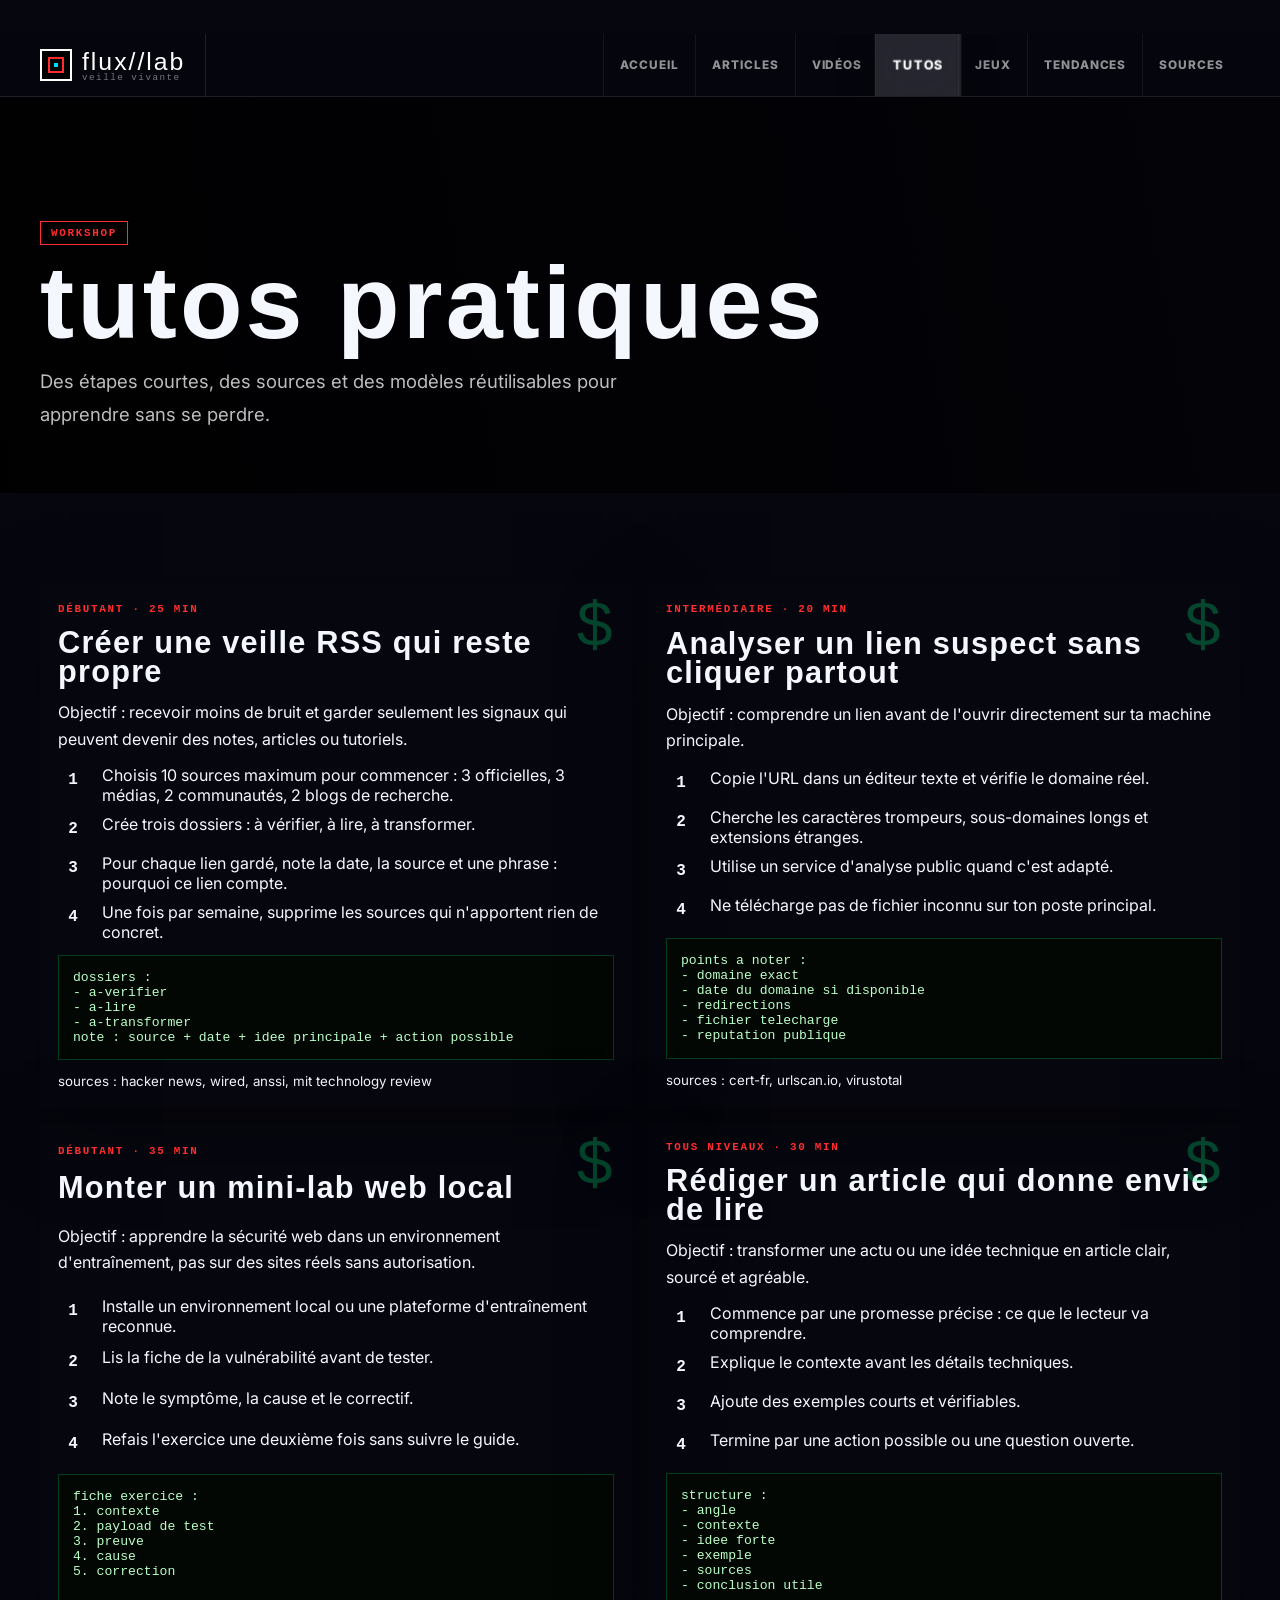
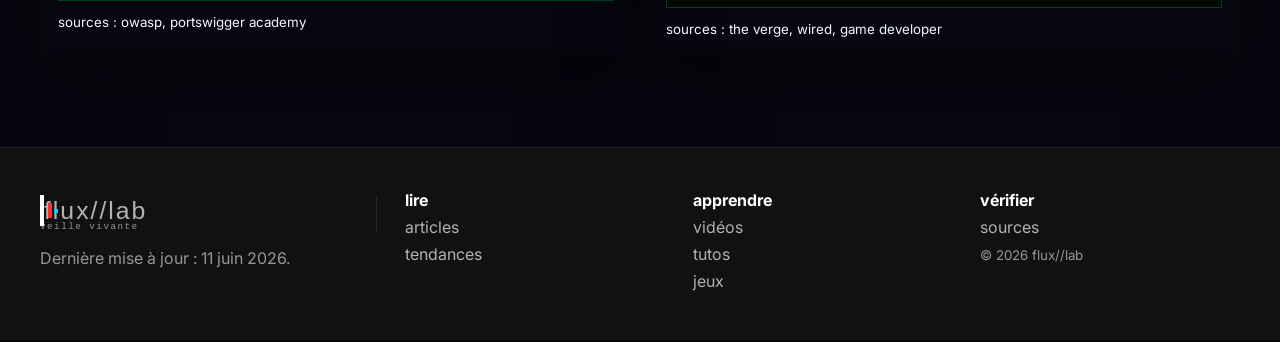
<file: signal-tutos.html>
<!doctype html>
<html lang="fr">
<head>
  <meta charset="utf-8">
  <meta name="viewport" content="width=device-width, initial-scale=1">
  <title>tutos - flux//lab</title>
  <meta name="description" content="Tutoriels pratiques pour la veille, la sécurité et la rédaction.">
  <link rel="preconnect" href="https://fonts.googleapis.com">
  <link rel="preconnect" href="https://fonts.gstatic.com" crossorigin>
  <link href="https://fonts.googleapis.com/css2?family=Inter:wght@400;600;750;800;900&family=Roboto+Mono:wght@500;700&family=Space+Grotesk:wght@700;800&display=swap" rel="stylesheet">
  <link rel="stylesheet" href="signal-style.css">
</head>
<body data-page="tutos">
  <a class="skip-link" href="#contenu">aller au contenu</a>
  <header class="site-header">
    <div class="container nav-shell">
      <a class="brand" href="index.html"><span class="brand-mark" aria-hidden="true"></span><span>flux//lab<small>veille vivante</small></span></a>
      <nav class="nav-links" data-nav-links aria-label="navigation principale">
        <a data-nav="home" href="index.html">accueil</a>
        <a data-nav="articles" href="signal-articles.html">articles</a>
        <a data-nav="videos" href="signal-videos.html">vidéos</a>
        <a data-nav="tutos" href="signal-tutos.html">tutos</a>
        <a data-nav="jeux" href="signal-jeux.html">jeux</a>
        <a data-nav="tendances" href="signal-tendances.html">tendances</a>
        <a data-nav="sources" href="signal-sources.html">sources</a>
      </nav>
      <button class="nav-toggle" type="button" data-nav-toggle aria-label="ouvrir le menu"><span></span></button>
    </div>
  </header>

  <main id="contenu">
    <section class="page-hero" style="--page-image:url('https://images.unsplash.com/photo-1454165804606-c3d57bc86b40?auto=format&fit=crop&w=1800&q=80')">
      <div class="container">
        <span class="eyebrow">workshop</span>
        <h1>tutos pratiques</h1>
        <p>Des étapes courtes, des sources et des modèles réutilisables pour apprendre sans se perdre.</p>
      </div>
    </section>

    <section class="section green">
      <div class="container">
        <div class="grid two" data-tutorials></div>
      </div>
    </section>
  </main>

  <footer class="footer">
    <div class="container footer-grid">
      <div><a class="brand" href="index.html"><span class="brand-mark" aria-hidden="true"></span><span>flux//lab<small>veille vivante</small></span></a><p>Dernière mise à jour : <span data-updated></span>.</p></div>
      <div><strong>lire</strong><a href="signal-articles.html">articles</a><a href="signal-tendances.html">tendances</a></div>
      <div><strong>apprendre</strong><a href="signal-videos.html">vidéos</a><a href="signal-tutos.html">tutos</a><a href="signal-jeux.html">jeux</a></div>
      <div><strong>vérifier</strong><a href="signal-sources.html">sources</a><small>© <span data-year></span> flux//lab</small></div>
    </div>
  </footer>

  <script>
/* JavaScript intégré : données du blog */
window.SignalData = {
  site: {
    name: "flux//lab",
    tagline: "veille tech, cyber, ia, gaming",
    updated: "11 juin 2026"
  },
  articles: [
    {
      slug: "cyber-zero-trust",
      href: "signal-article-cyber-zero-trust.html",
      category: "cybersécurité",
      title: "Zero trust : arrêter de croire que le réseau est gentil",
      deck: "Le zero trust n'est pas un produit magique. C'est une façon de concevoir l'identité, les accès, les journaux et les privilèges pour limiter les dégâts quand une machine, un compte ou une application déraille.",
      date: "11 juin 2026",
      read: "8 min",
      author: "rédaction flux//lab",
      trendScore: 96,
      image: "https://images.unsplash.com/photo-1550751827-4bd374c3f58b?auto=format&fit=crop&w=1400&q=80",
      tags: ["iam", "cloud", "réseau", "défense"],
      sources: [
        { name: "nist", url: "https://www.nist.gov/cyberframework" },
        { name: "cisa", url: "https://www.cisa.gov/zero-trust-maturity-model" },
        { name: "anssi", url: "https://cyber.gouv.fr/" }
      ],
      content: [
        { type: "p", text: "Pendant longtemps, beaucoup d'équipes ont protégé le périmètre comme si le réseau interne était une zone naturellement sûre. Dans une entreprise moderne, cette idée casse vite : télétravail, SaaS, appareils personnels, cloud, prestataires, comptes partagés, tokens d'API. Le zero trust part d'un principe plus sain : chaque demande doit prouver qu'elle mérite l'accès demandé." },
        { type: "p", text: "La première brique n'est pas un firewall plus cher. C'est l'inventaire. Qui accède à quoi, depuis quel appareil, avec quel niveau de risque, et pour quelle durée ? Sans cette cartographie, on empile des outils, mais personne ne voit vraiment les chemins que peut prendre un attaquant." },
        { type: "h2", text: "Ce qui change concrètement" },
        { type: "p", text: "Un bon modèle zero trust combine identité forte, segmentation, moindre privilège et observation continue. L'utilisateur ne reçoit pas un passeport permanent parce qu'il s'est connecté le matin. Il reçoit un accès contextualisé, réévalué quand le contexte change : nouvel appareil, pays inhabituel, action sensible, application critique." },
        { type: "list", items: ["Activer l'authentification multifacteur sur les comptes critiques.", "Réduire les droits administrateur permanents.", "Découper les applications et environnements au lieu de laisser un réseau plat.", "Journaliser les accès et créer des alertes compréhensibles.", "Prévoir une révocation rapide des sessions et tokens."] },
        { type: "h2", text: "La bonne question à poser" },
        { type: "p", text: "Au lieu de demander seulement \"qui est connecté ?\", demande aussi \"quel est le risque de cette action maintenant ?\". Un développeur peut avoir besoin de lire les logs de production, mais pas forcément de déployer un correctif depuis un ordinateur non géré à 3 heures du matin." },
        { type: "p", text: "Le zero trust devient intéressant quand il rend les incidents moins dramatiques. Si un mot de passe fuit, l'attaquant ne doit pas obtenir tout le château. Si une machine tombe, elle ne doit pas devenir un pont automatique vers le reste du système." }
      ]
    },
    {
      slug: "ia-agents",
      href: "signal-article-ia-agents.html",
      category: "ia",
      title: "Agents IA : utiles quand ils ont une mission courte",
      deck: "Les agents deviennent vraiment pratiques quand on leur donne une tâche limitée, des outils bien choisis, des garde-fous et une manière claire de vérifier leur travail.",
      date: "10 juin 2026",
      read: "7 min",
      author: "rédaction flux//lab",
      trendScore: 92,
      image: "https://images.unsplash.com/photo-1677442136019-21780ecad995?auto=format&fit=crop&w=1400&q=80",
      tags: ["automatisation", "llm", "workflow", "dev"],
      sources: [
        { name: "mit technology review", url: "https://www.technologyreview.com/topic/artificial-intelligence/" },
        { name: "arxiv", url: "https://arxiv.org/list/cs.AI/recent" },
        { name: "ibm research", url: "https://research.ibm.com/topics/artificial-intelligence" }
      ],
      content: [
        { type: "p", text: "Un agent IA n'est pas juste un chatbot qui parle plus longtemps. C'est un système qui reçoit un objectif, choisit des actions, utilise des outils, observe le résultat, puis ajuste son plan. La promesse est séduisante : faire rechercher, trier, résumer, comparer, coder ou tester une partie d'un travail à ta place." },
        { type: "p", text: "Le piège, c'est de donner une mission trop large. \"Fais-moi une application\" donne souvent un résultat fragile. \"Compare ces trois bibliothèques, trouve les limites de licence, puis propose un choix avec sources\" est beaucoup plus fiable parce que la sortie est vérifiable." },
        { type: "h2", text: "Un bon agent a des limites" },
        { type: "p", text: "Plus l'agent a d'outils, plus il peut aider, mais plus il peut se tromper avec assurance. Les meilleurs workflows imposent des étapes courtes : chercher, citer, produire une synthèse, demander une validation, exécuter seulement si le risque est bas." },
        { type: "list", items: ["Objectif précis en une phrase.", "Sources ou outils autorisés.", "Critère de réussite mesurable.", "Journal des actions effectuées.", "Validation humaine avant les actions coûteuses ou sensibles."] },
        { type: "h2", text: "Où les utiliser aujourd'hui" },
        { type: "p", text: "Les cas les plus solides sont les tâches répétitives mais inspectables : veille, extraction d'informations, préparation de tickets, analyse de logs, brouillons d'articles, tests exploratoires, classification de documents. L'agent accélère le premier passage, l'humain garde le jugement." },
        { type: "p", text: "La vraie compétence n'est donc pas de croire l'agent. C'est de le cadrer comme un collègue très rapide, parfois brillant, parfois trop sûr de lui, et de toujours garder un système de contrôle." }
      ]
    },
    {
      slug: "gaming-indes",
      href: "signal-article-gaming-indes.html",
      category: "gaming",
      title: "Pourquoi les jeux indés donnent souvent plus envie que les blockbusters",
      deck: "Le jeu indépendant gagne parce qu'il ose des boucles courtes, des idées nettes et des directions artistiques qui se reconnaissent en une capture d'écran.",
      date: "9 juin 2026",
      read: "6 min",
      author: "rédaction flux//lab",
      trendScore: 86,
      image: "https://images.unsplash.com/photo-1542751371-adc38448a05e?auto=format&fit=crop&w=1400&q=80",
      tags: ["design", "steam", "création", "culture"],
      sources: [
        { name: "steam news", url: "https://store.steampowered.com/news/" },
        { name: "itch.io", url: "https://itch.io/" },
        { name: "game developer", url: "https://www.gamedeveloper.com/" }
      ],
      content: [
        { type: "p", text: "Un blockbuster peut offrir une carte immense et des centaines d'heures de contenu, mais l'envie de jouer ne vient pas toujours du volume. Elle vient souvent d'une promesse claire : une mécanique que tu comprends vite, un style qui accroche, une tension qui te fait relancer une partie." },
        { type: "p", text: "Les studios indépendants ont moins de budget, donc ils doivent choisir. Cette contrainte devient une force. Un jeu de deckbuilding, de survie, de puzzle ou de plateforme peut concentrer toute son énergie sur une sensation précise au lieu de cocher toutes les cases du marché." },
        { type: "h2", text: "La lisibilité gagne" },
        { type: "p", text: "Un bon jeu indé se pitch en quelques secondes. Tu vois l'image, tu comprends le risque, tu as envie de tester. Cette lisibilité est un avantage énorme face aux productions qui ressemblent parfois à des catalogues d'activités." },
        { type: "list", items: ["Une boucle de jeu centrale facile à expliquer.", "Une identité visuelle reconnaissable.", "Des sessions courtes qui respectent le temps du joueur.", "Une communauté proche des créateurs.", "Des mises à jour qui répondent vite aux retours."] },
        { type: "h2", text: "Ce que les gros jeux peuvent reprendre" },
        { type: "p", text: "Les blockbusters n'ont pas besoin de devenir petits. Ils peuvent apprendre à mieux hiérarchiser. Moins de remplissage, plus de systèmes qui se parlent, plus de moments mémorables. La quantité impressionne, mais la cohérence donne envie de revenir." },
        { type: "p", text: "C'est pour ça qu'un petit jeu peut occuper une soirée entière dans ta tête : il n'essaie pas d'être tout. Il essaie d'être exactement lui-même." }
      ]
    },
    {
      slug: "osint-responsable",
      href: "signal-article-osint-responsable.html",
      category: "osint",
      title: "OSINT propre : enquêter sans franchir la ligne",
      deck: "L'OSINT est puissant parce qu'il exploite des informations publiques. Cette puissance demande une méthode, une hygiène et une limite éthique très claire.",
      date: "8 juin 2026",
      read: "9 min",
      author: "rédaction flux//lab",
      trendScore: 89,
      image: "https://images.unsplash.com/photo-1535223289827-42f1e9919769?auto=format&fit=crop&w=1400&q=80",
      tags: ["enquête", "méthode", "vie privée", "web"],
      sources: [
        { name: "bellingcat", url: "https://www.bellingcat.com/resources/" },
        { name: "osint framework", url: "https://osintframework.com/" },
        { name: "cnil", url: "https://www.cnil.fr/" }
      ],
      content: [
        { type: "p", text: "L'OSINT, ou renseignement d'origine ouverte, consiste à exploiter des données accessibles publiquement : pages web, archives, registres, métadonnées, réseaux sociaux, cartes, communiqués, dépôts de code. Le mot important est public. Il ne s'agit pas de contourner un accès, de harceler quelqu'un ou de voler des données." },
        { type: "p", text: "Une bonne enquête commence par une question limitée. Plus la question est vague, plus tu risques d'accumuler des captures, des hypothèses et des biais. Note ce que tu sais, ce que tu supposes, ce que tu dois vérifier, et ce qui serait suffisant pour conclure." },
        { type: "h2", text: "Méthode courte" },
        { type: "list", items: ["Définir la question et le périmètre.", "Collecter les sources avec date et lien.", "Séparer faits, hypothèses et interprétations.", "Chercher une seconde source indépendante.", "Rédiger avec prudence et masquer les données personnelles inutiles."] },
        { type: "h2", text: "Hygiène numérique" },
        { type: "p", text: "Utilise un navigateur dédié, garde un journal de recherche, évite de te connecter à des comptes personnels pendant l'enquête, et ne contacte pas une cible sans raison légitime. Les captures doivent être nommées proprement, avec horodatage et URL, sinon elles deviennent vite inutilisables." },
        { type: "p", text: "Le bon réflexe est simple : si une information n'aide pas la question, ne la collecte pas. Si elle expose une personne, floute-la. Si tu n'es pas sûr du contexte, écris-le clairement." }
      ]
    },
    {
      slug: "web3-securite",
      href: "signal-article-web3-securite.html",
      category: "web3",
      title: "Web3 : lire avant de signer",
      deck: "Wallets, smart contracts et dApps rendent l'utilisateur très puissant. Le revers, c'est qu'une signature mal comprise peut suffire à vider un compte.",
      date: "7 juin 2026",
      read: "7 min",
      author: "rédaction flux//lab",
      trendScore: 74,
      image: "https://images.unsplash.com/photo-1639322537228-f710d846310a?auto=format&fit=crop&w=1400&q=80",
      tags: ["wallet", "smart contract", "risque", "crypto"],
      sources: [
        { name: "ethereum docs", url: "https://ethereum.org/developers/docs/" },
        { name: "openzeppelin", url: "https://docs.openzeppelin.com/" },
        { name: "chainalysis", url: "https://www.chainalysis.com/blog/" }
      ],
      content: [
        { type: "p", text: "Dans le web classique, tu peux parfois annuler un paiement ou réinitialiser un mot de passe. Dans le Web3, certaines actions sont directes, publiques et difficiles à rattraper. C'est ce qui rend la lecture d'une transaction si importante." },
        { type: "p", text: "Le danger ne vient pas seulement des hacks spectaculaires. Il vient souvent d'une autorisation trop large : approuver un contrat pour déplacer tous les tokens d'une collection, signer un message que tu ne comprends pas, connecter ton wallet à une dApp clonée." },
        { type: "h2", text: "Avant de signer" },
        { type: "list", items: ["Vérifie le domaine exact et le certificat du site.", "Lis le type d'action : transfert, approbation, signature de message.", "Utilise un wallet séparé pour tester.", "Révoque les approvals inutiles.", "Méfie-toi des urgences artificielles et des airdrops trop généreux."] },
        { type: "h2", text: "Le réflexe lecture" },
        { type: "p", text: "Un explorateur de blocs, la documentation du projet et les audits publics peuvent donner des indices. Ils ne garantissent pas tout, mais ils ralentissent les décisions impulsives. En sécurité, ralentir au bon moment est souvent une compétence." },
        { type: "p", text: "La règle la plus simple reste la meilleure : ton wallet principal ne doit pas servir de terrain de test. Garde les expériences sur un compte séparé avec une somme limitée." }
      ]
    },
    {
      slug: "veille-tech",
      href: "signal-article-veille-tech.html",
      category: "méthode",
      title: "Construire une veille tech qui ne noie pas",
      deck: "Lire plus n'aide pas toujours. Une bonne veille filtre, classe, relie et transforme l'information en décisions ou en idées d'articles.",
      date: "6 juin 2026",
      read: "8 min",
      author: "rédaction flux//lab",
      trendScore: 82,
      image: "https://images.unsplash.com/photo-1497366754035-f200968a6e72?auto=format&fit=crop&w=1400&q=80",
      tags: ["rss", "sources", "organisation", "écriture"],
      sources: [
        { name: "hacker news", url: "https://news.ycombinator.com/" },
        { name: "the verge", url: "https://www.theverge.com/tech" },
        { name: "wired", url: "https://www.wired.com/category/security/" }
      ],
      content: [
        { type: "p", text: "Une veille efficace n'est pas un robinet ouvert. C'est un système de tri. Tu veux repérer ce qui change, comprendre pourquoi ça compte, puis décider si ça mérite une lecture longue, un test, un tutoriel ou juste une note rapide." },
        { type: "p", text: "Le piège classique consiste à suivre trop de sources avec la même priorité. Un blog de recherche, un communiqué marketing, un fil social et une vidéo YouTube ne produisent pas le même type d'information. Ils ne doivent pas arriver dans ta tête avec le même poids." },
        { type: "h2", text: "Une structure simple" },
        { type: "list", items: ["Sources officielles pour confirmer.", "Médias spécialisés pour comprendre l'impact.", "Forums et communautés pour sentir les usages.", "Papiers et dépôts de code pour vérifier la profondeur.", "Ton propre carnet pour relier les signaux."] },
        { type: "h2", text: "Transformer la veille en contenu" },
        { type: "p", text: "Chaque note devrait répondre à trois questions : qu'est-ce qui s'est passé, pourquoi c'est important, que peut faire le lecteur maintenant ? Cette forme transforme un flux bruyant en article utile." },
        { type: "p", text: "Le site que tu es en train de bâtir doit donc montrer les sources, séparer les formats, et donner envie de passer d'une brève à une lecture longue. C'est exactement le rôle des pages articles, vidéos, tutos et tendances." }
      ]
    }
  ],
  videos: [
    {
      id: "9HOpanT0GRs",
      title: "CS50 cybersécurité : bases solides pour débuter",
      category: "cours",
      source: "youtube / harvard cs50",
      desc: "Une longue introduction pour comprendre risques, mots de passe, web, chiffrement et défense.",
      tags: ["débutant", "cyber", "cours"]
    },
    {
      id: "ug8W0sFiVJo",
      title: "Hands-on cybersecurity et ethical hacking",
      category: "atelier",
      source: "youtube / freecodecamp",
      desc: "Un format pratique pour suivre des démonstrations et construire des réflexes techniques.",
      tags: ["lab", "pentest", "apprendre"]
    },
    {
      id: "olgGZmkkooU",
      title: "Définir la cybersécurité avec Computerphile",
      category: "culture",
      source: "youtube / computerphile",
      desc: "Une discussion claire sur ce que recouvre réellement la cybersécurité.",
      tags: ["culture", "défense"]
    },
    {
      id: "lG7U3fuNw3A",
      title: "XSS côté client : comprendre le piège",
      category: "web",
      source: "youtube / liveoverflow",
      desc: "Une vidéo utile pour comprendre pourquoi la sanitation HTML demande de la rigueur.",
      tags: ["xss", "web", "sécurité"]
    },
    {
      id: "S6wc6yvoZLY",
      title: "Agents IA et automatisation moderne",
      category: "ia",
      source: "youtube / fireship",
      desc: "Un regard rapide sur l'économie et les usages autour des agents IA.",
      tags: ["ia", "agents", "outils"]
    },
    {
      id: "Xn-gtHDsaPY",
      title: "Outils IA open source à surveiller",
      category: "outils",
      source: "youtube / fireship",
      desc: "Une sélection de projets utiles pour enrichir sa boîte à outils.",
      tags: ["open source", "ia"]
    },
    {
      id: "DMtFhACPnTY",
      title: "SHA et fonctions de hachage",
      category: "crypto",
      source: "youtube / computerphile",
      desc: "Un classique pour comprendre ce que fait une fonction de hachage.",
      tags: ["crypto", "hash"]
    },
    {
      id: "0xah5jMflcI",
      title: "Construire de la sécurité dans les systèmes IA",
      category: "ia sécurité",
      source: "youtube / freecodecamp",
      desc: "Un cours orienté conception pour penser sécurité dès le départ.",
      tags: ["ia", "sécurité", "cours"]
    }
  ],
  tutorials: [
    {
      title: "Créer une veille RSS qui reste propre",
      level: "débutant",
      time: "25 min",
      source: "sources : hacker news, wired, anssi, mit technology review",
      intro: "Objectif : recevoir moins de bruit et garder seulement les signaux qui peuvent devenir des notes, articles ou tutoriels.",
      steps: [
        "Choisis 10 sources maximum pour commencer : 3 officielles, 3 médias, 2 communautés, 2 blogs de recherche.",
        "Crée trois dossiers : à vérifier, à lire, à transformer.",
        "Pour chaque lien gardé, note la date, la source et une phrase : pourquoi ce lien compte.",
        "Une fois par semaine, supprime les sources qui n'apportent rien de concret."
      ],
      code: "dossiers :\n- a-verifier\n- a-lire\n- a-transformer\nnote : source + date + idee principale + action possible"
    },
    {
      title: "Analyser un lien suspect sans cliquer partout",
      level: "intermédiaire",
      time: "20 min",
      source: "sources : cert-fr, urlscan.io, virustotal",
      intro: "Objectif : comprendre un lien avant de l'ouvrir directement sur ta machine principale.",
      steps: [
        "Copie l'URL dans un éditeur texte et vérifie le domaine réel.",
        "Cherche les caractères trompeurs, sous-domaines longs et extensions étranges.",
        "Utilise un service d'analyse public quand c'est adapté.",
        "Ne télécharge pas de fichier inconnu sur ton poste principal."
      ],
      code: "points a noter :\n- domaine exact\n- date du domaine si disponible\n- redirections\n- fichier telecharge\n- reputation publique"
    },
    {
      title: "Monter un mini-lab web local",
      level: "débutant",
      time: "35 min",
      source: "sources : owasp, portswigger academy",
      intro: "Objectif : apprendre la sécurité web dans un environnement d'entraînement, pas sur des sites réels sans autorisation.",
      steps: [
        "Installe un environnement local ou une plateforme d'entraînement reconnue.",
        "Lis la fiche de la vulnérabilité avant de tester.",
        "Note le symptôme, la cause et le correctif.",
        "Refais l'exercice une deuxième fois sans suivre le guide."
      ],
      code: "fiche exercice :\n1. contexte\n2. payload de test\n3. preuve\n4. cause\n5. correction"
    },
    {
      title: "Rédiger un article qui donne envie de lire",
      level: "tous niveaux",
      time: "30 min",
      source: "sources : the verge, wired, game developer",
      intro: "Objectif : transformer une actu ou une idée technique en article clair, sourcé et agréable.",
      steps: [
        "Commence par une promesse précise : ce que le lecteur va comprendre.",
        "Explique le contexte avant les détails techniques.",
        "Ajoute des exemples courts et vérifiables.",
        "Termine par une action possible ou une question ouverte."
      ],
      code: "structure :\n- angle\n- contexte\n- idee forte\n- exemple\n- sources\n- conclusion utile"
    }
  ],
  sources: [
    {
      group: "cybersécurité officielle",
      desc: "alertes, recommandations, cadres de maturité et bonnes pratiques à utiliser pour confirmer.",
      links: [
        { name: "anssi", url: "https://cyber.gouv.fr/" },
        { name: "cert-fr", url: "https://www.cert.ssi.gouv.fr/" },
        { name: "cisa", url: "https://www.cisa.gov/" },
        { name: "nist", url: "https://www.nist.gov/cyberframework" }
      ]
    },
    {
      group: "recherche et vulnérabilités",
      desc: "papiers, analyses techniques et bases utiles pour comprendre la profondeur d'un sujet.",
      links: [
        { name: "arxiv", url: "https://arxiv.org/" },
        { name: "google project zero", url: "https://googleprojectzero.blogspot.com/" },
        { name: "owasp", url: "https://owasp.org/" },
        { name: "portswigger academy", url: "https://portswigger.net/web-security" }
      ]
    },
    {
      group: "médias tech",
      desc: "actualité, analyse, culture numérique et signaux faibles.",
      links: [
        { name: "wired", url: "https://www.wired.com/" },
        { name: "the verge", url: "https://www.theverge.com/" },
        { name: "mit technology review", url: "https://www.technologyreview.com/" },
        { name: "ars technica", url: "https://arstechnica.com/" }
      ]
    },
    {
      group: "gaming et création",
      desc: "sorties, tendances de design, industrie et communautés de créateurs.",
      links: [
        { name: "steam news", url: "https://store.steampowered.com/news/" },
        { name: "itch.io", url: "https://itch.io/" },
        { name: "game developer", url: "https://www.gamedeveloper.com/" },
        { name: "nintendo life", url: "https://www.nintendolife.com/" }
      ]
    },
    {
      group: "vidéos et cours",
      desc: "formats longs, vulgarisation et ateliers à regarder directement depuis le site quand l'intégration est autorisée.",
      links: [
        { name: "harvard cs50", url: "https://www.youtube.com/@cs50" },
        { name: "freecodecamp", url: "https://www.youtube.com/@freecodecamp" },
        { name: "computerphile", url: "https://www.youtube.com/@Computerphile" },
        { name: "liveoverflow", url: "https://www.youtube.com/@LiveOverflow" }
      ]
    },
    {
      group: "communautés et signaux faibles",
      desc: "à lire avec recul : utile pour sentir ce qui monte, pas pour confirmer seul une information.",
      links: [
        { name: "hacker news", url: "https://news.ycombinator.com/" },
        { name: "github trending", url: "https://github.com/trending" },
        { name: "lobsters", url: "https://lobste.rs/" },
        { name: "reddit technology", url: "https://www.reddit.com/r/technology/" }
      ]
    }
  ],
  trends: [
    { topic: "agents ia utiles", category: "ia", score: 94, source: "mit technology review / arxiv / youtube", why: "Les outils deviennent plus pratiques quand ils exécutent des tâches courtes, vérifiables et reliées à des workflows réels." },
    { topic: "zero trust concret", category: "cyber", score: 91, source: "nist / cisa / anssi", why: "Les équipes cherchent des méthodes applicables : identité forte, segmentation, moindre privilège et journaux lisibles." },
    { topic: "sécurité web moderne", category: "cyber", score: 87, source: "owasp / portswigger academy / liveoverflow", why: "XSS, supply chain front-end et permissions navigateur restent des sujets très formatifs." },
    { topic: "jeux indés malins", category: "gaming", score: 84, source: "steam news / itch.io / game developer", why: "Les petites équipes captent l'attention avec des mécaniques nettes et des identités visuelles fortes." },
    { topic: "osint responsable", category: "méthode", score: 82, source: "bellingcat / cnil / osint framework", why: "Les méthodes d'enquête doivent être utiles sans exposer inutilement des personnes." },
    { topic: "outils ia open source", category: "outils", score: 79, source: "github trending / fireship / arxiv", why: "Les lecteurs veulent tester des outils sans dépendre d'une seule plateforme." },
    { topic: "wallet hygiene", category: "web3", score: 72, source: "ethereum docs / openzeppelin / chainalysis", why: "La sécurité des signatures et des approvals reste un point faible pour beaucoup d'utilisateurs." }
  ]
};

</script>
  <script>
/* JavaScript intégré : fonctionnement du blog */
(function () {
  const data = window.SignalData;
  if (!data) return;

  const $ = (selector, root = document) => root.querySelector(selector);
  const $$ = (selector, root = document) => Array.from(root.querySelectorAll(selector));

  function esc(value) {
    return String(value ?? "")
      .replace(/&/g, "&amp;")
      .replace(/</g, "&lt;")
      .replace(/>/g, "&gt;")
      .replace(/"/g, "&quot;")
      .replace(/'/g, "&#039;");
  }

  function thumb(videoId) {
    return `https://img.youtube.com/vi/${videoId}/hqdefault.jpg`;
  }

  function embed(videoId, autoplay) {
    const auto = autoplay ? "&autoplay=1" : "";
    return `https://www.youtube.com/embed/${videoId}?rel=0&modestbranding=1${auto}`;
  }

  function sourcePills(sources, limit = 3) {
    return sources.slice(0, limit).map((source) => (
      `<a class="source-pill" href="${esc(source.url)}" target="_blank" rel="noreferrer">${esc(source.name)}</a>`
    )).join("");
  }

  function tagList(tags) {
    return tags.map((tag) => `<span class="tag">${esc(tag)}</span>`).join("");
  }

  function articleCard(article) {
    return `
      <a class="article-card" href="${esc(article.href)}">
        <img src="${esc(article.image)}" alt="${esc(article.title)}" loading="lazy">
        <div class="card-body">
          <div class="card-cat">${esc(article.category)}</div>
          <h3>${esc(article.title)}</h3>
          <p>${esc(article.deck)}</p>
          <div class="card-meta">
            <span>${esc(article.date)}</span>
            <span>${esc(article.read)}</span>
          </div>
          <div class="source-row">${sourcePills(article.sources, 2)}</div>
          <div class="tag-list">${tagList(article.tags.slice(0, 3))}</div>
        </div>
      </a>
    `;
  }

  function getVotes() {
    try {
      return JSON.parse(localStorage.getItem("signalTrendVotes") || "{}");
    } catch {
      return {};
    }
  }

  function setVotes(votes) {
    localStorage.setItem("signalTrendVotes", JSON.stringify(votes));
  }

  function rankedTrends() {
    const votes = getVotes();
    return data.trends
      .map((trend) => ({
        ...trend,
        votes: votes[trend.topic] || 0,
        total: trend.score + (votes[trend.topic] || 0) * 6
      }))
      .sort((a, b) => b.total - a.total);
  }

  function renderTrendMini() {
    const box = $("[data-trend-mini]");
    if (!box) return;
    box.innerHTML = rankedTrends().slice(0, 4).map((trend, index) => `
      <a class="trend-mini" href="signal-tendances.html">
        <span class="trend-rank">${index + 1}</span>
        <span>
          <strong>${esc(trend.topic)}</strong>
          <small class="mini-source">source : ${esc(trend.source)}</small>
        </span>
        <strong>${trend.total}</strong>
      </a>
    `).join("");
  }

  function renderTrendBoard() {
    const board = $("[data-trend-board]");
    if (!board) return;
    board.innerHTML = rankedTrends().map((trend, index) => {
      const width = Math.min(100, Math.max(14, trend.total));
      return `
        <article class="trend-box">
          <div class="trend-score">${index + 1}</div>
          <div>
            <div class="card-cat">${esc(trend.category)}</div>
            <h3>${esc(trend.topic)}</h3>
            <p>${esc(trend.why)}</p>
            <small class="source-name">source : ${esc(trend.source)}</small>
            <div class="trend-bar"><span style="width:${width}%"></span></div>
          </div>
          <button class="vote-btn" type="button" data-vote="${esc(trend.topic)}">+ tendance</button>
        </article>
      `;
    }).join("");

    $$("[data-vote]", board).forEach((button) => {
      button.addEventListener("click", () => {
        const votes = getVotes();
        const topic = button.dataset.vote;
        votes[topic] = (votes[topic] || 0) + 1;
        setVotes(votes);
        renderTrendBoard();
        renderTrendMini();
      });
    });
  }

  function renderFeatured() {
    const feature = $("[data-featured]");
    const stack = $("[data-home-stack]");
    if (!feature) return;

    const [main, ...rest] = data.articles;
    feature.innerHTML = `
      <a class="feature-story" href="${esc(main.href)}">
        <img src="${esc(main.image)}" alt="${esc(main.title)}" loading="lazy">
        <div class="feature-content">
          <span class="eyebrow">${esc(main.category)}</span>
          <h2>${esc(main.title)}</h2>
          <p>${esc(main.deck)}</p>
          <div class="hero-actions">
            <span class="btn">lire l'article</span>
            <span class="btn secondary">source : ${esc(main.sources[0].name)}</span>
          </div>
        </div>
      </a>
    `;

    if (stack) {
      stack.innerHTML = rest.slice(0, 4).map((article) => `
        <a class="stack-item" href="${esc(article.href)}">
          <img src="${esc(article.image)}" alt="${esc(article.title)}" loading="lazy">
          <span>
            <strong>${esc(article.title)}</strong>
            <small>${esc(article.category)} · ${esc(article.read)}</small>
          </span>
        </a>
      `).join("");
    }
  }

  function renderHomeArticles() {
    const grid = $("[data-home-articles]");
    if (!grid) return;
    grid.innerHTML = data.articles.slice(0, 6).map(articleCard).join("");
  }

  function renderArticlesPage() {
    const grid = $("[data-articles-grid]");
    if (!grid) return;

    const search = $("[data-article-search]");
    const filter = $("[data-article-filter]");
    const categories = ["tout", ...new Set(data.articles.map((article) => article.category))];

    if (filter && !filter.dataset.ready) {
      filter.innerHTML = categories.map((cat) => `<option value="${esc(cat)}">${esc(cat)}</option>`).join("");
      filter.dataset.ready = "true";
    }

    function update() {
      const q = (search?.value || "").trim().toLowerCase();
      const cat = filter?.value || "tout";
      const articles = data.articles.filter((article) => {
        const text = `${article.title} ${article.deck} ${article.category} ${article.tags.join(" ")}`.toLowerCase();
        return (!q || text.includes(q)) && (cat === "tout" || article.category === cat);
      });

      grid.innerHTML = articles.length
        ? articles.map(articleCard).join("")
        : `<div class="empty-state">aucun article ne correspond à cette recherche.</div>`;
    }

    search?.addEventListener("input", update);
    filter?.addEventListener("change", update);
    update();
  }

  function renderArticlePage() {
    const slug = document.body.dataset.article;
    const host = $("[data-article-page]");
    if (!slug || !host) return;

    const article = data.articles.find((item) => item.slug === slug);
    if (!article) {
      host.innerHTML = `<div class="empty-state">article introuvable.</div>`;
      return;
    }

    document.title = `${article.title} - ${data.site.name}`;
    const hero = $("[data-article-hero]");
    if (hero) hero.style.setProperty("--article-image", `url("${article.image}")`);

    $("[data-article-category]") && ($("[data-article-category]").textContent = article.category);
    $("[data-article-title]") && ($("[data-article-title]").textContent = article.title);
    $("[data-article-deck]") && ($("[data-article-deck]").textContent = article.deck);
    $("[data-article-meta]") && ($("[data-article-meta]").innerHTML = `
      <span>${esc(article.date)}</span>
      <span>${esc(article.read)}</span>
      <span>${esc(article.author)}</span>
    `);

    host.innerHTML = article.content.map((block) => {
      if (block.type === "h2") return `<h2>${esc(block.text)}</h2>`;
      if (block.type === "list") return `<ul>${block.items.map((item) => `<li>${esc(item)}</li>`).join("")}</ul>`;
      return `<p>${esc(block.text)}</p>`;
    }).join("");

    const sourceBox = $("[data-article-sources]");
    if (sourceBox) {
      sourceBox.innerHTML = article.sources.map((source) => (
        `<a href="${esc(source.url)}" target="_blank" rel="noreferrer">${esc(source.name)}</a>`
      )).join("");
    }

    const tagBox = $("[data-article-tags]");
    if (tagBox) tagBox.innerHTML = tagList(article.tags);

    const related = $("[data-related-articles]");
    if (related) {
      const relatedArticles = data.articles.filter((item) => item.slug !== slug).slice(0, 3);
      related.innerHTML = relatedArticles.map((item) => `
        <a class="stack-item" href="${esc(item.href)}">
          <img src="${esc(item.image)}" alt="${esc(item.title)}" loading="lazy">
          <span><strong>${esc(item.title)}</strong><small>${esc(item.category)} · ${esc(item.read)}</small></span>
        </a>
      `).join("");
    }

    initBookmark(article.slug);
    initReadingProgress();
  }

  function initBookmark(slug) {
    const button = $("[data-bookmark]");
    if (!button) return;
    const key = `signalBookmark:${slug}`;
    function refresh() {
      button.textContent = localStorage.getItem(key) ? "favori enregistré" : "ajouter aux favoris";
    }
    button.addEventListener("click", () => {
      if (localStorage.getItem(key)) {
        localStorage.removeItem(key);
      } else {
        localStorage.setItem(key, "1");
      }
      refresh();
    });
    refresh();
  }

  function initReadingProgress() {
    const bar = $("[data-reading-progress]");
    if (!bar) return;
    const update = () => {
      const max = document.documentElement.scrollHeight - window.innerHeight;
      const pct = max > 0 ? (window.scrollY / max) * 100 : 0;
      bar.style.width = `${pct}%`;
    };
    window.addEventListener("scroll", update, { passive: true });
    update();
  }

  function renderVideoTheater() {
    const host = $("[data-video-theater]");
    if (!host) return;
    const first = data.videos[0];
    const limit = Number(host.dataset.limit || data.videos.length);
    host.innerHTML = `
      <div>
        <div class="video-frame">
          <iframe data-main-video src="${embed(first.id, false)}" title="${esc(first.title)}" allow="accelerometer; autoplay; clipboard-write; encrypted-media; gyroscope; picture-in-picture; web-share" allowfullscreen></iframe>
        </div>
        <div class="video-info">
          <div class="card-cat" data-video-cat>${esc(first.category)}</div>
          <h3 data-video-title>${esc(first.title)}</h3>
          <p data-video-desc>${esc(first.desc)}</p>
          <div class="video-meta"><span class="video-source">source : ${esc(first.source)}</span></div>
        </div>
      </div>
      <div class="playlist">
        ${data.videos.slice(0, limit).map((video, index) => `
          <button type="button" class="${index === 0 ? "active" : ""}" data-video-id="${esc(video.id)}">
            <img src="${thumb(video.id)}" alt="${esc(video.title)}" loading="lazy">
            <span>
              <strong>${esc(video.title)}</strong>
              <small class="video-source">source : ${esc(video.source)}</small>
            </span>
          </button>
        `).join("")}
      </div>
    `;

    $$("[data-video-id]", host).forEach((button) => {
      button.addEventListener("click", () => {
        const video = data.videos.find((item) => item.id === button.dataset.videoId);
        if (!video) return;
        $$("[data-video-id]", host).forEach((item) => item.classList.remove("active"));
        button.classList.add("active");
        $("[data-main-video]", host).src = embed(video.id, true);
        $("[data-main-video]", host).title = video.title;
        $("[data-video-cat]", host).textContent = video.category;
        $("[data-video-title]", host).textContent = video.title;
        $("[data-video-desc]", host).textContent = video.desc;
        $(".video-meta", host).innerHTML = `<span class="video-source">source : ${esc(video.source)}</span>`;
      });
    });
  }

  function renderVideoGrid() {
    const grid = $("[data-video-grid]");
    if (!grid) return;
    grid.innerHTML = data.videos.map((video) => `
      <article class="article-card">
        <img src="${thumb(video.id)}" alt="${esc(video.title)}" loading="lazy">
        <div class="card-body">
          <div class="card-cat">${esc(video.category)}</div>
          <h3>${esc(video.title)}</h3>
          <p>${esc(video.desc)}</p>
          <div class="tag-list">${tagList(video.tags)}</div>
          <a class="source-pill" href="https://www.youtube.com/watch?v=${esc(video.id)}" target="_blank" rel="noreferrer">source : ${esc(video.source)}</a>
        </div>
      </article>
    `).join("");
  }

  function renderTutorials() {
    const grid = $("[data-tutorials]");
    if (!grid) return;
    grid.innerHTML = data.tutorials.map((tutorial) => `
      <article class="tutorial">
        <div class="card-cat">${esc(tutorial.level)} · ${esc(tutorial.time)}</div>
        <h3>${esc(tutorial.title)}</h3>
        <p>${esc(tutorial.intro)}</p>
        <div class="tutorial-steps">
          ${tutorial.steps.map((step) => `<div class="tutorial-step"><span>${esc(step)}</span></div>`).join("")}
        </div>
        <pre class="code-box"><code>${esc(tutorial.code)}</code></pre>
        <small class="source-name">${esc(tutorial.source)}</small>
      </article>
    `).join("");
  }

  function renderHomeTutos() {
    const grid = $("[data-home-tutos]");
    if (!grid) return;
    grid.innerHTML = data.tutorials.slice(0, 3).map((tutorial) => `
      <article class="tutorial">
        <div class="card-cat">${esc(tutorial.level)} · ${esc(tutorial.time)}</div>
        <h3>${esc(tutorial.title)}</h3>
        <p>${esc(tutorial.intro)}</p>
        <small class="source-name">${esc(tutorial.source)}</small>
      </article>
    `).join("");
  }

  function renderSources() {
    const grid = $("[data-sources]");
    if (!grid) return;
    grid.innerHTML = data.sources.map((group) => `
      <article class="source-block">
        <h3>${esc(group.group)}</h3>
        <p>${esc(group.desc)}</p>
        <div>
          ${group.links.map((link) => `<a class="source-name" href="${esc(link.url)}" target="_blank" rel="noreferrer">${esc(link.name)}</a>`).join("")}
        </div>
      </article>
    `).join("");
  }

  function initQuiz() {
    const host = $("[data-quiz]");
    if (!host) return;
    const questions = [
      { q: "Dans une logique zero trust, on vérifie surtout...", o: ["chaque demande selon son contexte", "uniquement le réseau interne", "la couleur du logo"], a: 0 },
      { q: "Une source officielle sert d'abord à...", o: ["confirmer une information", "remplacer toute analyse", "faire joli en bas de page"], a: 0 },
      { q: "Pour un agent IA, la meilleure mission est souvent...", o: ["courte et vérifiable", "floue et infinie", "sans garde-fou"], a: 0 },
      { q: "En OSINT responsable, il faut...", o: ["limiter la collecte utile", "tout publier sans filtre", "ignorer le contexte"], a: 0 }
    ];
    let index = 0;
    let score = 0;

    function draw() {
      const item = questions[index];
      host.innerHTML = `
        <p><strong>question ${index + 1}/${questions.length}</strong></p>
        <h3>${esc(item.q)}</h3>
        <div class="quiz-options">
          ${item.o.map((option, optionIndex) => `<button type="button" data-answer="${optionIndex}">${esc(option)}</button>`).join("")}
        </div>
        <p>score : <strong>${score}</strong></p>
      `;
      $$("[data-answer]", host).forEach((button) => {
        button.addEventListener("click", () => {
          const good = Number(button.dataset.answer) === item.a;
          button.classList.add(good ? "good" : "bad");
          if (good) score += 1;
          setTimeout(() => {
            index += 1;
            if (index >= questions.length) {
              host.innerHTML = `
                <h3>résultat : ${score}/${questions.length}</h3>
                <p>${score >= 3 ? "Solide. Tu peux passer aux articles longs." : "Pas grave, les tutos sont là pour chauffer le moteur."}</p>
                <button class="game-action" type="button" data-restart-quiz>rejouer</button>
              `;
              $("[data-restart-quiz]", host).addEventListener("click", () => {
                index = 0;
                score = 0;
                draw();
              });
            } else {
              draw();
            }
          }, 520);
        });
      });
    }
    draw();
  }

  function initMemory() {
    const host = $("[data-memory]");
    if (!host) return;
    const values = ["iam", "xss", "rss", "ctf", "llm", "hash"];
    let cards = [];
    let opened = [];
    let matched = 0;

    function shuffle() {
      cards = [...values, ...values]
        .map((value, index) => ({ value, id: `${value}-${index}`, open: false, matched: false }))
        .sort(() => Math.random() - 0.5);
      opened = [];
      matched = 0;
    }

    function draw() {
      host.innerHTML = `
        <div class="memory-grid">
          ${cards.map((card, index) => `
            <button class="memory-card ${card.matched ? "matched" : ""}" type="button" data-card="${index}">
              ${card.open || card.matched ? esc(card.value) : "?"}
            </button>
          `).join("")}
        </div>
        <p>paires trouvées : <strong>${matched}/${values.length}</strong></p>
        <button class="game-action" type="button" data-memory-reset>mélanger</button>
      `;
      $$("[data-card]", host).forEach((button) => {
        button.addEventListener("click", () => {
          const card = cards[Number(button.dataset.card)];
          if (card.open || card.matched || opened.length >= 2) return;
          card.open = true;
          opened.push(card);
          draw();
          if (opened.length === 2) {
            setTimeout(() => {
              if (opened[0].value === opened[1].value) {
                opened[0].matched = true;
                opened[1].matched = true;
                matched += 1;
              }
              opened.forEach((item) => { item.open = false; });
              opened = [];
              draw();
            }, 650);
          }
        });
      });
      $("[data-memory-reset]", host).addEventListener("click", () => {
        shuffle();
        draw();
      });
    }

    shuffle();
    draw();
  }

  function initReflex() {
    const host = $("[data-reflex]");
    if (!host) return;
    let timer = null;
    let started = 0;
    let ready = false;
    const bestKey = "signalReflexBest";

    host.innerHTML = `
      <div class="reflex-zone">
        <button class="game-action" type="button" data-reflex-start>démarrer</button>
        <button class="reflex-pad" type="button" data-reflex-pad>attends le vert, puis clique</button>
        <p data-reflex-result>meilleur temps : ${localStorage.getItem(bestKey) || "--"} ms</p>
      </div>
    `;

    const pad = $("[data-reflex-pad]", host);
    const result = $("[data-reflex-result]", host);
    $("[data-reflex-start]", host).addEventListener("click", () => {
      clearTimeout(timer);
      ready = false;
      pad.classList.remove("ready");
      pad.textContent = "patience...";
      timer = setTimeout(() => {
        ready = true;
        started = performance.now();
        pad.classList.add("ready");
        pad.textContent = "clique maintenant";
      }, 900 + Math.random() * 2200);
    });

    pad.addEventListener("click", () => {
      if (!ready) {
        clearTimeout(timer);
        pad.textContent = "trop tôt. relance.";
        pad.classList.remove("ready");
        return;
      }
      const ms = Math.round(performance.now() - started);
      const best = Number(localStorage.getItem(bestKey) || Infinity);
      if (ms < best) localStorage.setItem(bestKey, String(ms));
      result.textContent = `temps : ${ms} ms · meilleur : ${localStorage.getItem(bestKey)} ms`;
      ready = false;
      pad.classList.remove("ready");
      pad.textContent = "démarre une nouvelle manche";
    });
  }

  function initHeadlineLab() {
    const host = $("[data-headline-lab]");
    if (!host) return;
    const starts = ["Ce que personne ne t'explique sur", "Le guide clair pour comprendre", "Pourquoi tout le monde reparle de", "Le vrai problème derrière"];
    const subjects = ["les agents IA", "le zero trust", "les jeux indés", "l'OSINT responsable", "la sécurité Web3", "les sources fiables"];
    const angles = ["sans jargon", "avec des exemples", "en 10 minutes", "avant de te faire piéger", "pour écrire un meilleur article"];

    function pick(list) {
      return list[Math.floor(Math.random() * list.length)];
    }

    function draw() {
      host.innerHTML = `
        <h3>${esc(`${pick(starts)} ${pick(subjects)} ${pick(angles)}`)}</h3>
        <p>mini-jeu rédaction : génère un titre, puis essaie d'écrire l'intro en 4 lignes.</p>
        <button class="game-action" type="button" data-new-headline>nouveau titre</button>
      `;
      $("[data-new-headline]", host).addEventListener("click", draw);
    }
    draw();
  }

  function initGames() {
    initQuiz();
    initMemory();
    initReflex();
    initHeadlineLab();
  }

  function initNav() {
    const toggle = $("[data-nav-toggle]");
    const links = $("[data-nav-links]");
    toggle?.addEventListener("click", () => links?.classList.toggle("open"));
    const page = document.body.dataset.page;
    $$("[data-nav]").forEach((link) => {
      link.classList.toggle("active", link.dataset.nav === page);
    });
    $$("[data-year]").forEach((el) => { el.textContent = new Date().getFullYear(); });
    $$("[data-updated]").forEach((el) => { el.textContent = data.site.updated; });
  }

  function init() {
    initNav();
    renderTrendMini();
    renderTrendBoard();
    renderFeatured();
    renderHomeArticles();
    renderArticlesPage();
    renderArticlePage();
    renderVideoTheater();
    renderVideoGrid();
    renderTutorials();
    renderHomeTutos();
    renderSources();
    initGames();
  }

  document.addEventListener("DOMContentLoaded", init);
})();

</script>
</body>
</html>
</file>
<file: signal-style.css>
:root {
  --bg: #06060f;
  --panel: #10121d;
  --ink: #f5f7ff;
  --muted: rgba(245, 247, 255, 0.62);
  --line: rgba(255, 255, 255, 0.1);
  --paper: #fbfaf5;
  --black: #07080c;
  --red: #ff2d2d;
  --cyan: #00d4ff;
  --orange: #ff8c00;
  --purple: #b347ff;
  --green: #00ff88;
  --radius: 8px;
  --max: 1200px;
  --shadow: 0 24px 80px rgba(0, 0, 0, 0.38);
}

* {
  box-sizing: border-box;
}

html {
  scroll-behavior: smooth;
  -webkit-text-size-adjust: 100%;
}

body {
  margin: 0;
  background: var(--bg);
  color: var(--ink);
  font-family: "DM Sans", Inter, system-ui, -apple-system, BlinkMacSystemFont, "Segoe UI", sans-serif;
  overflow-x: hidden;
}

body::before {
  content: "";
  position: fixed;
  inset: 0;
  pointer-events: none;
  z-index: 100;
  background: linear-gradient(rgba(255, 255, 255, 0.03) 50%, transparent 50%);
  background-size: 100% 4px;
  mix-blend-mode: soft-light;
  opacity: 0.22;
}

img,
iframe {
  display: block;
  max-width: 100%;
}

a {
  color: inherit;
  text-decoration: none;
}

button,
input,
select {
  font: inherit;
}

button {
  cursor: pointer;
}

::selection {
  background: var(--red);
  color: #fff;
}

.container {
  width: min(var(--max), calc(100% - 32px));
  margin: 0 auto;
}

.skip-link {
  position: absolute;
  left: 16px;
  top: -80px;
  z-index: 500;
  background: #fff;
  color: #000;
  padding: 10px 14px;
  border-radius: var(--radius);
}

.skip-link:focus {
  top: 16px;
}

.theme-hero {
  --sb: #05050c;
  --si: #090914;
  --sc: #10101f;
  --stx: #f4f4ff;
  --stx2: rgba(244, 244, 255, 0.68);
  --sa: #ff1f2d;
  --sa2: #8b000d;
}

.theme-cyber {
  --sb: #07101f;
  --si: #0b1628;
  --sc: #13243c;
  --stx: #e8f5ff;
  --stx2: rgba(232, 245, 255, 0.64);
  --sa: #00d4ff;
  --sa2: #3b82ff;
}

.theme-videos {
  --sb: #100c08;
  --si: #1b140e;
  --sc: #2a1d12;
  --stx: #fff4df;
  --stx2: rgba(255, 244, 223, 0.62);
  --sa: #ff9b21;
  --sa2: #ff5a1f;
}

.theme-gaming {
  --sb: #0d0520;
  --si: #17082f;
  --sc: #25104b;
  --stx: #f9ebff;
  --stx2: rgba(249, 235, 255, 0.64);
  --sa: #b347ff;
  --sa2: #d45cff;
}

.theme-ia {
  --sb: #fafafa;
  --si: #f2f2f0;
  --sc: #e6e5df;
  --stx: #0a0a0a;
  --stx2: #555a63;
  --sa: #6b46c1;
  --sa2: #8b5cf6;
}

.theme-tools,
.theme-tutos {
  --sb: #010603;
  --si: #04100a;
  --sc: #082015;
  --stx: #caffd8;
  --stx2: rgba(202, 255, 216, 0.64);
  --sa: #00ff88;
  --sa2: #00c96f;
}

.theme-article {
  --sb: #111111;
  --si: #1a1a1a;
  --sc: #252525;
  --stx: #f7f7f7;
  --stx2: rgba(247, 247, 247, 0.62);
  --sa: var(--red);
  --sa2: var(--orange);
}

.top-strip {
  position: sticky;
  top: 0;
  z-index: 70;
  height: 34px;
  overflow: hidden;
  background: var(--red);
  color: #fff;
  border-bottom: 1px solid rgba(255, 255, 255, 0.16);
}

.top-strip .container {
  height: 34px;
  display: flex;
  align-items: center;
  gap: 12px;
  width: 100%;
  max-width: none;
}

.live-dot {
  width: 8px;
  height: 8px;
  border-radius: 50%;
  background: #fff;
  box-shadow: 0 0 0 6px rgba(255, 255, 255, 0.18);
  flex: 0 0 auto;
  animation: blink 1.2s infinite;
}

.top-strip .container::before {
  content: "signal live";
  align-self: stretch;
  display: inline-flex;
  align-items: center;
  white-space: nowrap;
  flex: 0 0 auto;
  position: relative;
  z-index: 2;
  padding: 0 14px;
  margin-left: 0;
  background: rgba(0, 0, 0, 0.24);
  border-right: 1px solid rgba(255, 255, 255, 0.22);
  font-family: "Space Mono", ui-monospace, monospace;
  font-size: 0.62rem;
  font-weight: 800;
  letter-spacing: 0.16em;
  text-transform: uppercase;
}

.ticker {
  position: relative;
  z-index: 1;
  display: flex;
  gap: 32px;
  white-space: nowrap;
  font-family: "Space Mono", ui-monospace, monospace;
  font-size: 0.74rem;
  animation: ticker 38s linear infinite;
  will-change: transform;
}

@keyframes ticker {
  to {
    transform: translateX(-50%);
  }
}

@keyframes blink {
  50% {
    opacity: 0.25;
  }
}

@keyframes scan {
  from {
    transform: translateY(-100%);
  }
  to {
    transform: translateY(100%);
  }
}

@keyframes pulseBorder {
  50% {
    box-shadow: 0 0 0 1px var(--sa), 0 0 34px rgba(0, 212, 255, 0.22);
  }
}

@keyframes floaty {
  50% {
    transform: translateY(-8px);
  }
}

.site-header {
  position: sticky;
  top: 34px;
  z-index: 60;
  background: rgba(6, 6, 15, 0.88);
  backdrop-filter: blur(22px);
  border-bottom: 1px solid var(--line);
}

.nav-shell {
  min-height: 62px;
  display: flex;
  align-items: stretch;
}

.brand {
  display: inline-flex;
  align-items: center;
  gap: 10px;
  padding-right: 20px;
  border-right: 1px solid var(--line);
  font-family: "Bebas Neue", Impact, sans-serif;
  font-size: 1.55rem;
  letter-spacing: 0.08em;
  color: #fff;
}

.brand small {
  display: block;
  margin-top: -4px;
  color: rgba(255, 255, 255, 0.46);
  font-family: "Space Mono", ui-monospace, monospace;
  font-size: 0.58rem;
  letter-spacing: 0.16em;
}

.brand-mark {
  width: 32px;
  height: 32px;
  position: relative;
  border: 2px solid #fff;
  background: #000;
}

.brand-mark::before,
.brand-mark::after {
  content: "";
  position: absolute;
  inset: 6px;
  border: 2px solid var(--red);
}

.brand-mark::after {
  inset: 12px;
  border-color: var(--cyan);
  animation: blink 1.6s infinite;
}

.nav-links {
  margin-left: auto;
  display: flex;
  align-items: stretch;
  overflow-x: auto;
  scrollbar-width: none;
}

.nav-links::-webkit-scrollbar {
  display: none;
}

.nav-links a {
  min-width: max-content;
  display: flex;
  align-items: center;
  padding: 0 16px;
  color: rgba(255, 255, 255, 0.56);
  border-left: 1px solid rgba(255, 255, 255, 0.06);
  font-size: 0.74rem;
  font-weight: 800;
  letter-spacing: 0.08em;
  text-transform: uppercase;
  transition: transform 0.22s ease, color 0.22s ease, background 0.22s ease, box-shadow 0.22s ease;
  transform-origin: center;
}

.nav-links a:hover,
.nav-links a.active {
  color: #fff;
  background: rgba(255, 255, 255, 0.13);
  backdrop-filter: blur(18px) saturate(1.6);
  box-shadow: inset 0 1px 0 rgba(255, 255, 255, 0.22), 0 12px 34px rgba(0, 0, 0, 0.34);
  transform: scale(1.08);
}

.nav-toggle {
  display: none;
  width: 48px;
  border: 0;
  border-left: 1px solid var(--line);
  background: transparent;
}

.nav-toggle span,
.nav-toggle span::before,
.nav-toggle span::after {
  display: block;
  width: 22px;
  height: 2px;
  margin: auto;
  background: #fff;
  position: relative;
  content: "";
}

.nav-toggle span::before {
  position: absolute;
  top: -7px;
}

.nav-toggle span::after {
  position: absolute;
  top: 7px;
}

.btn {
  display: inline-flex;
  align-items: center;
  justify-content: center;
  min-height: 42px;
  padding: 0 16px;
  border: 1px solid var(--sa, var(--red));
  border-radius: 0;
  background: var(--sa, var(--red));
  color: var(--sb, #fff);
  font-weight: 950;
  letter-spacing: 0.08em;
  text-transform: uppercase;
  font-size: 0.76rem;
}

.btn:hover {
  transform: translateY(-2px);
  filter: brightness(1.08);
}

.news-ribbon {
  overflow: hidden;
  border-top: 1px solid var(--line);
  border-bottom: 1px solid var(--line);
  background: #05060a;
}

.news-ribbon-track {
  display: flex;
  width: max-content;
  gap: 36px;
  padding: 13px 0;
  font-family: "Space Mono", ui-monospace, monospace;
  font-size: 0.78rem;
  color: #fff;
  text-transform: uppercase;
  animation: ticker 32s linear infinite;
}

.news-ribbon-track span {
  color: var(--cyan);
}

.btn.secondary {
  background: transparent;
  color: var(--stx, #fff);
}

.hero-slider {
  min-height: calc(100svh - 128px);
  position: relative;
  overflow: hidden;
  background: #05050c;
  color: #fff;
  isolation: isolate;
}

.hero-slide {
  position: absolute;
  inset: 0;
  display: grid;
  align-items: end;
  opacity: 0;
  pointer-events: none;
  transform: scale(1.035);
  transition: opacity 0.8s ease, transform 5.5s ease;
  background:
    linear-gradient(100deg, rgba(3, 3, 10, 0.98), rgba(3, 3, 10, 0.78) 46%, color-mix(in srgb, var(--sa) 24%, transparent)),
    var(--slide-image) center / cover;
}

.hero-slide::before {
  content: "";
  position: absolute;
  inset: 0;
  background:
    radial-gradient(circle at 18% 20%, color-mix(in srgb, var(--sa) 34%, transparent), transparent 30%),
    repeating-linear-gradient(90deg, transparent 0 52px, rgba(255, 255, 255, 0.04) 53px, transparent 54px);
  opacity: 0.72;
}

.hero-slide::after {
  content: "";
  position: absolute;
  left: 0;
  right: 0;
  top: 0;
  height: 190px;
  background: linear-gradient(transparent, color-mix(in srgb, var(--sa) 14%, transparent), transparent);
  animation: scan 5.5s linear infinite;
}

.hero-slide.active {
  z-index: 1;
  opacity: 1;
  pointer-events: auto;
  transform: scale(1);
}

.hero-slide-inner {
  position: relative;
  z-index: 2;
  padding: clamp(70px, 10vw, 120px) 0 clamp(64px, 8vw, 92px);
}

.hero-slider h1 {
  margin: 14px 0 16px;
  max-width: 940px;
  font-family: "Bebas Neue", Impact, sans-serif;
  font-size: clamp(3.1rem, 8vw, 8rem);
  line-height: 0.86;
  letter-spacing: 0.03em;
}

.hero-slider p {
  max-width: 650px;
  color: rgba(255, 255, 255, 0.76);
  font-size: clamp(1rem, 1.6vw, 1.16rem);
  line-height: 1.75;
}

.hero-slider-ui {
  position: absolute;
  z-index: 4;
  right: max(16px, calc((100vw - var(--max)) / 2));
  bottom: 26px;
  display: flex;
  align-items: center;
  gap: 12px;
  padding: 8px;
  border: 1px solid rgba(255, 255, 255, 0.18);
  background: rgba(255, 255, 255, 0.1);
  backdrop-filter: blur(20px) saturate(1.5);
  box-shadow: var(--shadow);
}

.hero-arrow,
.hero-dots button {
  width: 38px;
  height: 38px;
  border: 1px solid rgba(255, 255, 255, 0.16);
  background: rgba(0, 0, 0, 0.28);
  color: #fff;
  font-weight: 900;
}

.hero-arrow {
  font-size: 1.5rem;
  line-height: 1;
}

.hero-dots {
  display: flex;
  gap: 7px;
}

.hero-dots button {
  width: 11px;
  height: 11px;
  padding: 0;
  border-radius: 50%;
}

.hero-dots button.active {
  background: var(--red);
  box-shadow: 0 0 18px rgba(255, 31, 45, 0.82);
}

.hero {
  min-height: calc(100vh - 96px);
  position: relative;
  overflow: hidden;
  display: grid;
  align-items: end;
  background:
    linear-gradient(100deg, rgba(3, 3, 10, 0.98), rgba(5, 5, 12, 0.84), rgba(70, 0, 8, 0.18)),
    url("https://images.unsplash.com/photo-1558494949-ef010cbdcc31?auto=format&fit=crop&w=1800&q=82") center / cover;
}

.hero::before {
  content: "";
  position: absolute;
  inset: 0;
  background:
    radial-gradient(circle at 18% 20%, rgba(255, 31, 45, 0.34), transparent 28%),
    radial-gradient(circle at 82% 72%, rgba(139, 0, 13, 0.22), transparent 32%),
    repeating-linear-gradient(90deg, transparent 0 42px, rgba(255, 255, 255, 0.035) 43px, transparent 44px);
}

.hero::after {
  content: "";
  position: absolute;
  left: 0;
  right: 0;
  height: 180px;
  top: 0;
  background: linear-gradient(transparent, rgba(255, 31, 45, 0.12), transparent);
  animation: scan 5.5s linear infinite;
}

.hero-inner {
  position: relative;
  z-index: 2;
  padding: clamp(52px, 9vw, 110px) 0 46px;
  display: grid;
  grid-template-columns: minmax(0, 1.08fr) minmax(320px, 0.92fr);
  gap: 30px;
  align-items: end;
}

.eyebrow,
.section-kicker,
.card-cat {
  display: inline-flex;
  align-items: center;
  width: fit-content;
  color: var(--sa, var(--red));
  font-family: "Space Mono", ui-monospace, monospace;
  font-size: 0.68rem;
  font-weight: 800;
  letter-spacing: 0.16em;
  text-transform: uppercase;
}

.eyebrow {
  padding: 5px 10px;
  border: 1px solid currentColor;
  background: rgba(0, 0, 0, 0.24);
}

.hero h1,
.page-hero h1,
.article-hero h1 {
  margin: 14px 0 16px;
  max-width: 920px;
  font-family: "Bebas Neue", Impact, sans-serif;
  font-size: clamp(3.2rem, 8vw, 8rem);
  line-height: 0.86;
  letter-spacing: 0.03em;
}

.hero p,
.page-hero p,
.article-hero p {
  max-width: 650px;
  color: rgba(255, 255, 255, 0.74);
  font-size: clamp(1rem, 1.6vw, 1.16rem);
  line-height: 1.75;
}

.hero-actions {
  display: flex;
  flex-wrap: wrap;
  gap: 10px;
  margin-top: 24px;
}

.live-radar {
  position: relative;
  overflow: hidden;
  padding: 18px;
  border: 1px solid rgba(255, 255, 255, 0.12);
  background: rgba(8, 12, 20, 0.82);
  box-shadow: var(--shadow);
}

.live-radar::before {
  content: "";
  position: absolute;
  inset: 0;
  border: 1px solid var(--sa, var(--cyan));
  opacity: 0.22;
  pointer-events: none;
  animation: pulseBorder 2.2s infinite;
}

.radar-head {
  display: flex;
  justify-content: space-between;
  gap: 12px;
  margin-bottom: 12px;
  font-family: "Space Mono", ui-monospace, monospace;
  font-size: 0.68rem;
  color: var(--sa, var(--cyan));
  text-transform: uppercase;
  letter-spacing: 0.12em;
}

.trend-list {
  display: grid;
  gap: 9px;
}

.trend-item {
  display: grid;
  grid-template-columns: 28px 1fr;
  gap: 9px;
  padding: 9px;
  border: 1px solid rgba(255, 255, 255, 0.09);
  background: rgba(255, 255, 255, 0.045);
}

.trend-item b {
  width: 28px;
  height: 28px;
  display: grid;
  place-items: center;
  background: var(--sa, var(--cyan));
  color: var(--sb, #000);
  font-family: "Space Mono", ui-monospace, monospace;
  font-size: 0.72rem;
}

.trend-item strong {
  display: block;
  line-height: 1.25;
}

.trend-item small {
  display: block;
  margin-top: 3px;
  color: var(--stx2, var(--muted));
  text-transform: lowercase;
}

.section {
  position: relative;
  overflow: hidden;
  padding: clamp(56px, 8vw, 92px) 0;
  background: var(--sb);
  color: var(--stx);
}

.section::before {
  content: "";
  position: absolute;
  inset: 0;
  background:
    linear-gradient(90deg, transparent 0 48px, rgba(255, 255, 255, 0.035) 49px, transparent 50px),
    radial-gradient(circle at 85% 10%, color-mix(in srgb, var(--sa) 22%, transparent), transparent 32%);
  background-size: 50px 50px, auto;
  opacity: 0.55;
  pointer-events: none;
}

.theme-videos.section::before {
  background:
    radial-gradient(circle at 18% 8%, rgba(255, 140, 0, 0.18), transparent 35%),
    linear-gradient(135deg, transparent 0 48%, rgba(255, 255, 255, 0.04) 49%, transparent 50%);
}

.theme-gaming.section::before {
  background:
    repeating-linear-gradient(0deg, transparent 0 18px, rgba(179, 71, 255, 0.09) 19px, transparent 20px),
    radial-gradient(circle at 88% 18%, rgba(0, 238, 255, 0.2), transparent 30%);
}

.theme-ia.section::before {
  opacity: 0.72;
  background:
    linear-gradient(90deg, transparent 0 70px, rgba(0, 0, 0, 0.04) 71px, transparent 72px),
    radial-gradient(circle at 80% 18%, rgba(107, 70, 193, 0.13), transparent 30%);
}

.theme-tools.section::before,
.theme-tutos.section::before {
  background:
    repeating-linear-gradient(0deg, transparent 0 24px, rgba(0, 255, 136, 0.06) 25px, transparent 26px),
    radial-gradient(circle at 72% 22%, rgba(0, 255, 136, 0.18), transparent 34%);
}

.section > .container {
  position: relative;
  z-index: 2;
}

.section-head {
  display: grid;
  grid-template-columns: minmax(0, 1fr) auto;
  gap: 18px;
  align-items: end;
  margin-bottom: 28px;
  border-top: 2px solid var(--stx);
  padding-top: 14px;
}

.section h2,
.page-title {
  margin: 6px 0 0;
  font-family: "Bebas Neue", Impact, sans-serif;
  font-size: clamp(2.5rem, 5vw, 5.2rem);
  line-height: 0.9;
  letter-spacing: 0.04em;
}

.section-copy {
  max-width: 720px;
  color: var(--stx2);
  line-height: 1.75;
}

.grid {
  display: grid;
  gap: 16px;
}

.grid.three {
  grid-template-columns: repeat(3, minmax(0, 1fr));
}

.grid.two {
  grid-template-columns: repeat(2, minmax(0, 1fr));
}

.portal-grid {
  display: grid;
  grid-template-columns: repeat(3, minmax(0, 1fr));
  gap: 16px;
}

.portal-card {
  min-height: 250px;
  display: grid;
  align-content: end;
  gap: 12px;
  padding: 18px;
  border: 1px solid color-mix(in srgb, var(--sa) 32%, transparent);
  background:
    linear-gradient(180deg, rgba(255, 255, 255, 0.08), rgba(255, 255, 255, 0.02)),
    color-mix(in srgb, var(--si) 88%, transparent);
  box-shadow: var(--shadow);
  transition: transform 0.22s ease, background 0.22s ease, box-shadow 0.22s ease;
}

.portal-card:hover {
  transform: translateY(-7px) scale(1.015);
  background:
    linear-gradient(180deg, color-mix(in srgb, var(--sa) 18%, transparent), rgba(255, 255, 255, 0.03)),
    color-mix(in srgb, var(--si) 90%, transparent);
  box-shadow: 0 26px 80px rgba(0, 0, 0, 0.5), 0 0 34px color-mix(in srgb, var(--sa) 22%, transparent);
}

.portal-card h3,
.terminal-preview strong {
  margin: 0;
  font-family: "Bebas Neue", Impact, sans-serif;
  font-size: clamp(2rem, 3vw, 3.1rem);
  line-height: 0.92;
  letter-spacing: 0.04em;
}

.portal-card p {
  margin: 0;
  color: var(--stx2);
  line-height: 1.65;
}

.terminal-preview {
  display: grid;
  gap: 12px;
  min-height: 250px;
  align-content: center;
  padding: 24px;
  border: 1px solid rgba(0, 255, 136, 0.34);
  background:
    repeating-linear-gradient(0deg, rgba(0, 255, 136, 0.05) 0 1px, transparent 1px 18px),
    #020703;
  color: #caffd8;
  box-shadow: var(--shadow), inset 0 0 40px rgba(0, 255, 136, 0.06);
}

.terminal-preview span,
.terminal-preview em {
  font-family: "Space Mono", ui-monospace, monospace;
  color: var(--green);
  font-style: normal;
}

.feature-layout {
  display: grid;
  grid-template-columns: minmax(0, 1.2fr) minmax(300px, 0.8fr);
  gap: 16px;
}

.press-grid {
  display: grid;
  grid-template-columns: minmax(0, 1.05fr) minmax(360px, 0.95fr);
  gap: 16px;
}

.press-feature,
.press-card,
.game-release-card,
.ai-feed-item,
.ai-side,
.tool-reco,
.cyber-tools-panel {
  border: 1px solid color-mix(in srgb, var(--sa) 28%, transparent);
  background: color-mix(in srgb, var(--si) 88%, transparent);
  box-shadow: var(--shadow);
}

.press-feature {
  min-height: 580px;
  position: relative;
  overflow: hidden;
  display: grid;
  align-items: end;
}

.press-feature img {
  position: absolute;
  inset: 0;
  width: 100%;
  height: 100%;
  object-fit: cover;
  opacity: 0.58;
  transition: transform 0.5s ease;
}

.press-feature:hover img {
  transform: scale(1.04);
}

.press-feature::after {
  content: "";
  position: absolute;
  inset: 0;
  background: linear-gradient(0deg, rgba(2, 9, 18, 0.94), rgba(2, 9, 18, 0.12) 72%);
}

.press-feature > div {
  position: relative;
  z-index: 2;
  padding: clamp(20px, 4vw, 34px);
}

.press-card-grid {
  display: grid;
  grid-template-columns: repeat(2, minmax(0, 1fr));
  gap: 16px;
}

.press-card {
  min-height: 100%;
  display: grid;
  gap: 10px;
  padding: 12px;
  overflow: hidden;
  transition: transform 0.2s ease, border-color 0.2s ease;
}

.press-card:hover {
  transform: translateY(-5px);
  border-color: var(--sa);
}

.press-card img {
  width: 100%;
  aspect-ratio: 16 / 9;
  object-fit: cover;
}

.press-feature h3,
.press-card h3,
.game-release-card h3,
.ai-feed-item h3,
.tool-detail h3 {
  margin: 8px 0;
  font-family: "Bebas Neue", Impact, sans-serif;
  font-size: clamp(1.8rem, 3vw, 3rem);
  line-height: 0.92;
  letter-spacing: 0.04em;
}

.press-feature h3 {
  font-size: clamp(2.8rem, 5vw, 5.4rem);
}

.press-feature p,
.press-card p,
.game-release-card p,
.ai-feed-item p,
.tool-detail p {
  margin: 0;
  color: var(--stx2);
  line-height: 1.65;
}

.game-carousel {
  display: flex;
  gap: 16px;
  overflow-x: auto;
  overscroll-behavior-x: contain;
  scroll-snap-type: x mandatory;
  padding: 4px 0 16px;
  scrollbar-color: var(--sa) transparent;
}

.game-release-card {
  flex: 0 0 clamp(270px, 34vw, 390px);
  scroll-snap-align: start;
  overflow: hidden;
  transition: transform 0.22s ease, box-shadow 0.22s ease;
}

.game-release-card:hover {
  transform: translateY(-7px) scale(1.01);
  box-shadow: 0 24px 88px rgba(0, 0, 0, 0.58), 0 0 36px color-mix(in srgb, var(--sa) 24%, transparent);
}

.game-release-card img {
  width: 100%;
  aspect-ratio: 16 / 10;
  object-fit: cover;
}

.game-release-body {
  position: relative;
  display: grid;
  gap: 9px;
  padding: 16px;
}

.score-badge {
  width: 72px;
  height: 72px;
  display: grid;
  place-items: center;
  position: absolute;
  right: 14px;
  top: -44px;
  border: 1px solid rgba(255, 255, 255, 0.22);
  background: var(--sa);
  color: var(--sb);
  font-family: "Space Mono", ui-monospace, monospace;
  text-transform: uppercase;
  box-shadow: 0 14px 34px rgba(0, 0, 0, 0.36);
}

.score-badge b {
  font-size: 1.35rem;
  line-height: 1;
}

.score-badge small {
  display: block;
  font-size: 0.52rem;
  letter-spacing: 0.08em;
}

.ai-tech-board {
  display: grid;
  grid-template-columns: minmax(0, 1fr) minmax(300px, 360px);
  gap: 16px;
}

.ai-feed-list {
  display: grid;
  gap: 12px;
}

.ai-feed-item {
  padding: 18px;
  background:
    linear-gradient(90deg, rgba(107, 70, 193, 0.1), transparent),
    #fff;
}

.ai-side {
  display: grid;
  gap: 14px;
  align-content: start;
  padding: 14px;
  background: #f8f8f6;
}

.theme-ia .live-radar {
  background: rgba(255, 255, 255, 0.72);
  border-color: rgba(107, 70, 193, 0.22);
}

.tool-reco {
  padding: 16px;
  background: #fff;
}

.tool-reco ul {
  margin: 14px 0 0;
  padding-left: 20px;
  color: var(--stx2);
  line-height: 1.75;
}

.cyber-tools-panel {
  min-height: 430px;
  display: grid;
  grid-template-columns: 230px 1fr;
  overflow: hidden;
  background:
    repeating-linear-gradient(0deg, rgba(0, 255, 136, 0.04) 0 1px, transparent 1px 20px),
    #020703;
  color: #caffd8;
}

.tool-tabs {
  display: grid;
  align-content: start;
  border-right: 1px solid rgba(0, 255, 136, 0.18);
}

.tool-tabs button {
  min-height: 66px;
  border: 0;
  border-bottom: 1px solid rgba(0, 255, 136, 0.14);
  background: transparent;
  color: #8dffb8;
  font-family: "Space Mono", ui-monospace, monospace;
  font-weight: 900;
  text-align: left;
  padding: 0 16px;
  text-transform: uppercase;
}

.tool-tabs button:hover,
.tool-tabs button.active {
  background: rgba(0, 255, 136, 0.12);
  color: #fff;
  box-shadow: inset 4px 0 0 var(--green);
}

.tool-detail {
  display: grid;
  gap: 14px;
  align-content: center;
  padding: clamp(20px, 4vw, 36px);
}

.use-cases {
  display: flex;
  flex-wrap: wrap;
  gap: 8px;
}

.use-cases span {
  padding: 7px 10px;
  border: 1px solid rgba(0, 255, 136, 0.22);
  background: rgba(0, 255, 136, 0.08);
  color: #d8ffe4;
  font-size: 0.82rem;
}

.feature-story,
.article-card,
.stack-item,
.tutorial,
.game-box,
.toolbox,
.ai-box,
.reader-tools {
  border: 1px solid color-mix(in srgb, var(--sa) 26%, transparent);
  background: color-mix(in srgb, var(--si) 88%, transparent);
  box-shadow: var(--shadow);
}

.feature-story {
  min-height: 510px;
  position: relative;
  overflow: hidden;
  display: grid;
  align-items: end;
}

.feature-story img {
  position: absolute;
  inset: 0;
  width: 100%;
  height: 100%;
  object-fit: cover;
  opacity: 0.54;
  transition: transform 0.5s;
}

.feature-story:hover img {
  transform: scale(1.04);
}

.feature-story::after {
  content: "";
  position: absolute;
  inset: 0;
  background: linear-gradient(0deg, rgba(0, 0, 0, 0.86), transparent 68%);
}

.feature-content {
  position: relative;
  z-index: 2;
  padding: clamp(20px, 4vw, 34px);
}

.feature-content h2 {
  margin: 12px 0;
  font-size: clamp(2.6rem, 5vw, 4.9rem);
}

.feature-content p {
  max-width: 700px;
  color: rgba(255, 255, 255, 0.76);
  line-height: 1.7;
}

.stack-list {
  display: grid;
  gap: 12px;
}

.stack-item {
  display: grid;
  grid-template-columns: 96px 1fr;
  gap: 12px;
  min-height: 112px;
  padding: 10px;
}

.stack-item img {
  width: 96px;
  height: 92px;
  object-fit: cover;
}

.stack-item strong {
  display: block;
  line-height: 1.18;
}

.stack-item small,
.provenance,
.video-source {
  color: var(--stx2);
  text-transform: lowercase;
  font-size: 0.78rem;
}

.article-card {
  min-height: 100%;
  overflow: hidden;
  transition: transform 0.18s, box-shadow 0.18s;
}

.article-card:hover {
  transform: translateY(-4px);
}

.article-card img {
  width: 100%;
  aspect-ratio: 16 / 9;
  object-fit: cover;
}

.card-body {
  padding: 16px;
  display: grid;
  gap: 10px;
}

.article-card h3,
.video-info h3,
.tutorial h3,
.game-box h3,
.ai-box h3 {
  margin: 0;
  font-family: "Bebas Neue", Impact, sans-serif;
  font-size: clamp(1.5rem, 2.4vw, 2.1rem);
  line-height: 0.95;
  letter-spacing: 0.04em;
}

.article-card p,
.tutorial p,
.game-box p,
.ai-box p {
  margin: 0;
  color: var(--stx2);
  line-height: 1.65;
}

.card-meta,
.article-meta,
.video-meta,
.tag-list,
.source-row {
  display: flex;
  flex-wrap: wrap;
  gap: 8px 10px;
  align-items: center;
  color: var(--stx2);
  font-size: 0.78rem;
}

.tag,
.source-pill,
.color-swatch {
  display: inline-flex;
  align-items: center;
  min-height: 26px;
  padding: 0 8px;
  border: 1px solid color-mix(in srgb, var(--sa) 26%, transparent);
  color: var(--stx);
  background: rgba(255, 255, 255, 0.05);
  font-size: 0.74rem;
  font-weight: 800;
  text-transform: lowercase;
}

.page-hero,
.article-hero {
  min-height: 430px;
  position: relative;
  display: grid;
  align-items: end;
  overflow: hidden;
  background:
    linear-gradient(80deg, rgba(0, 0, 0, 0.92), rgba(0, 0, 0, 0.46)),
    var(--page-image, var(--article-image, url("https://images.unsplash.com/photo-1516321318423-f06f85e504b3?auto=format&fit=crop&w=1800&q=82"))) center / cover;
}

.article-hero {
  min-height: 520px;
}

.page-hero .container,
.article-hero .container {
  padding: 84px 0 44px;
}

.filter-bar {
  display: grid;
  grid-template-columns: minmax(0, 1fr) 220px;
  gap: 12px;
  margin-bottom: 22px;
}

.search-input,
.select-input {
  width: 100%;
  min-height: 46px;
  border: 1px solid color-mix(in srgb, var(--sa) 28%, transparent);
  background: var(--si);
  color: var(--stx);
  padding: 0 13px;
}

.article-wrap {
  display: grid;
  grid-template-columns: minmax(0, 770px) 330px;
  gap: 36px;
  align-items: start;
}

.article-content {
  font-size: 1.08rem;
  line-height: 1.86;
}

.article-content h2 {
  margin: 42px 0 12px;
  color: var(--sa);
  font-family: "Bebas Neue", Impact, sans-serif;
  font-size: 2.5rem;
  line-height: 0.95;
  letter-spacing: 0.05em;
}

.article-content p,
.article-content li {
  color: var(--stx);
}

.article-content p {
  margin: 0 0 18px;
}

.article-content ul {
  margin: 0 0 22px;
  padding-left: 22px;
}

.markable {
  transition: background 0.2s, outline 0.2s;
  border-radius: 6px;
}

.markable.mark-mode:hover {
  outline: 1px dashed var(--sa);
  background: rgba(255, 255, 255, 0.1);
  box-shadow: 0 0 0 9999px rgba(255, 255, 255, 0.015);
}

.markable[data-highlight="yellow"] {
  background: rgba(245, 179, 1, 0.26);
}

.markable[data-highlight="cyan"] {
  background: rgba(0, 212, 255, 0.22);
}

.markable[data-highlight="green"] {
  background: rgba(0, 255, 136, 0.18);
}

.markable[data-highlight="pink"] {
  background: rgba(255, 45, 130, 0.2);
}

.article-sidebar {
  position: sticky;
  top: 112px;
  display: grid;
  gap: 14px;
}

.ai-box,
.reader-tools {
  padding: 16px;
}

.ai-trigger {
  width: 100%;
  min-height: 44px;
  border: 1px solid var(--sa);
  background: var(--sa);
  color: var(--sb);
  font-weight: 950;
  letter-spacing: 0.08em;
  text-transform: uppercase;
}

.ai-result {
  margin-top: 13px;
}

.ai-box ul {
  margin: 10px 0 0;
  padding-left: 18px;
  color: var(--stx2);
}

.reader-tools {
  display: grid;
  gap: 10px;
}

.reader-tools button {
  min-height: 38px;
  border: 1px solid color-mix(in srgb, var(--sa) 32%, transparent);
  background: rgba(255, 255, 255, 0.04);
  color: var(--stx);
  font-weight: 900;
}

.swatches {
  display: flex;
  gap: 8px;
  flex-wrap: wrap;
}

.color-swatch {
  width: 30px;
  height: 30px;
  padding: 0;
}

.color-swatch[data-color="yellow"] {
  background: #f5b301;
}

.color-swatch[data-color="cyan"] {
  background: #00d4ff;
}

.color-swatch[data-color="green"] {
  background: #00ff88;
}

.color-swatch[data-color="pink"] {
  background: #ff2d82;
}

.color-swatch.active {
  outline: 2px solid #fff;
}

.reading-progress {
  position: fixed;
  top: 0;
  left: 0;
  z-index: 200;
  width: 0;
  height: 4px;
  background: var(--sa, var(--red));
}

.video-theater {
  display: grid;
  grid-template-columns: minmax(0, 1fr) 340px;
  border: 2px solid var(--sa);
  background: var(--si);
  box-shadow: var(--shadow);
}

.video-frame {
  aspect-ratio: 16 / 9;
  background: #000;
}

.video-frame iframe {
  width: 100%;
  height: 100%;
  border: 0;
}

.video-info {
  padding: 18px;
  border-top: 1px solid rgba(255, 255, 255, 0.08);
}

.playlist {
  max-height: 100%;
  overflow: auto;
  border-left: 1px solid rgba(255, 255, 255, 0.12);
}

.playlist button {
  width: 100%;
  display: grid;
  grid-template-columns: 86px 1fr;
  gap: 10px;
  padding: 12px;
  border: 0;
  border-bottom: 1px solid rgba(255, 255, 255, 0.1);
  background: transparent;
  color: var(--stx);
  text-align: left;
}

.playlist button:hover,
.playlist button.active {
  background: rgba(255, 140, 0, 0.14);
}

.playlist img {
  width: 86px;
  aspect-ratio: 16 / 9;
  object-fit: cover;
}

.video-ai {
  margin-top: 14px;
  padding: 12px;
  border: 1px solid rgba(255, 140, 0, 0.24);
  background: rgba(255, 140, 0, 0.08);
}

.file-warning {
  display: none;
  margin-bottom: 16px;
  padding: 12px 14px;
  border: 1px solid var(--orange);
  background: rgba(255, 140, 0, 0.11);
  color: var(--stx);
}

.file-warning.show {
  display: block;
}

.tutorial {
  position: relative;
  display: grid;
  gap: 13px;
  padding: 18px;
  overflow: hidden;
}

.tutorial::before {
  content: "$";
  position: absolute;
  right: 18px;
  top: 8px;
  color: rgba(0, 255, 136, 0.26);
  font-family: "Space Mono", monospace;
  font-size: 4rem;
}

.tutorial-steps {
  display: grid;
  gap: 9px;
  counter-reset: steps;
}

.tutorial-step {
  display: grid;
  grid-template-columns: 34px 1fr;
  gap: 10px;
}

.tutorial-step::before {
  counter-increment: steps;
  content: counter(steps);
  width: 30px;
  height: 30px;
  display: grid;
  place-items: center;
  background: var(--sa);
  color: var(--sb);
  font-family: "Space Mono", monospace;
  font-weight: 900;
}

.code-box {
  margin: 0;
  overflow: auto;
  padding: 14px;
  border: 1px solid rgba(0, 255, 136, 0.22);
  background: #020703;
  color: #baffc8;
  font-family: "Space Mono", ui-monospace, monospace;
  font-size: 0.82rem;
}

.games-grid {
  display: grid;
  grid-template-columns: repeat(3, minmax(0, 1fr));
  gap: 16px;
}

.game-box {
  min-height: 430px;
  padding: 16px;
  display: grid;
  align-content: start;
  gap: 12px;
  animation: floaty 5s ease-in-out infinite;
}

.game-box:nth-child(2) {
  animation-delay: -1.3s;
}

.game-box:nth-child(3) {
  animation-delay: -2.4s;
}

.game-action,
.choice-btn,
.line-btn,
.prompt-chip {
  min-height: 40px;
  border: 1px solid color-mix(in srgb, var(--sa) 30%, transparent);
  background: rgba(255, 255, 255, 0.05);
  color: var(--stx);
  font-weight: 850;
}

.choice-grid,
.bug-lines,
.prompt-grid {
  display: grid;
  gap: 8px;
}

.choice-grid {
  grid-template-columns: repeat(3, 1fr);
}

.choice-btn.good,
.line-btn.good,
.prompt-chip.selected {
  background: rgba(0, 255, 136, 0.18);
  border-color: var(--green);
}

.choice-btn.bad,
.line-btn.bad {
  background: rgba(255, 45, 45, 0.18);
  border-color: var(--red);
}

.bug-lines {
  font-family: "Space Mono", monospace;
  font-size: 0.78rem;
}

.line-btn {
  text-align: left;
  padding: 8px;
}

.prompt-grid {
  grid-template-columns: repeat(2, minmax(0, 1fr));
}

.footer {
  background: #111111;
  color: #fff;
  padding: 42px 0;
  border-top: 1px solid rgba(255, 255, 255, 0.09);
}

.footer-grid {
  display: grid;
  grid-template-columns: 1.3fr repeat(3, 1fr);
  gap: 28px;
}

.footer a {
  display: block;
  margin: 7px 0;
  color: rgba(255, 255, 255, 0.68);
}

.footer p,
.footer small {
  color: rgba(255, 255, 255, 0.56);
}

.empty-state {
  padding: 28px;
  border: 1px dashed color-mix(in srgb, var(--sa) 40%, transparent);
  color: var(--stx2);
}

@media (max-width: 980px) {
  .hero-inner,
  .feature-layout,
  .article-wrap,
  .video-theater,
  .press-grid,
  .ai-tech-board,
  .cyber-tools-panel,
  .footer-grid {
    grid-template-columns: 1fr;
  }

  .article-sidebar {
    position: static;
  }

  .playlist {
    border-left: 0;
    border-top: 1px solid rgba(255, 255, 255, 0.12);
    max-height: 360px;
  }

  .grid.three,
  .games-grid,
  .portal-grid,
  .press-card-grid {
    grid-template-columns: repeat(2, minmax(0, 1fr));
  }

  .tool-tabs {
    grid-template-columns: repeat(5, minmax(150px, 1fr));
    overflow-x: auto;
    border-right: 0;
    border-bottom: 1px solid rgba(0, 255, 136, 0.18);
  }

  .tool-tabs button {
    border-right: 1px solid rgba(0, 255, 136, 0.14);
    border-bottom: 0;
  }
}

@media (max-width: 720px) {
  .container {
    width: calc(100vw - 22px);
    max-width: var(--max);
  }

  .site-header {
    top: 34px;
  }

  .nav-shell {
    min-height: auto;
    position: relative;
    display: grid;
    gap: 0;
  }

  .brand {
    font-size: 1.35rem;
    min-height: 58px;
    max-width: 100%;
    border-right: 0;
  }

  .nav-toggle {
    display: none;
  }

  .nav-links {
    display: flex;
    position: static;
    width: 100%;
    overflow-x: auto;
    border-top: 1px solid var(--line);
    background: rgba(6, 6, 15, 0.98);
  }

  .nav-links a {
    min-height: 42px;
    justify-content: center;
  }

  .hero {
    min-height: auto;
  }

  .hero-slider {
    min-height: calc(100svh - 118px);
  }

  .hero-slide-inner {
    padding: 72px 0 98px;
  }

  .hero-inner {
    padding-top: 54px;
  }

  .hero-slider h1,
  .hero h1,
  .page-hero h1,
  .article-hero h1 {
    font-size: clamp(2.45rem, 11vw, 3.05rem);
    line-height: 0.9;
  }

  .hero-slider h1 {
    max-width: 10ch;
  }

  .hero h1 {
    max-width: 8.5ch;
  }

  .hero-slider p,
  .hero p,
  .page-hero p,
  .article-hero p {
    max-width: 330px;
    overflow-wrap: break-word;
    font-size: 0.96rem;
  }

  .hero-slider-ui {
    left: 11px;
    right: 11px;
    bottom: 18px;
    justify-content: space-between;
  }

  .section-head,
  .filter-bar {
    grid-template-columns: 1fr;
  }

  .grid.three,
  .grid.two,
  .games-grid,
  .portal-grid,
  .press-card-grid,
  .prompt-grid {
    grid-template-columns: 1fr;
  }

  .press-feature {
    min-height: 480px;
  }

  .game-release-card {
    flex-basis: min(86vw, 340px);
  }

  .cyber-tools-panel {
    min-height: auto;
  }

  .tool-detail {
    padding: 18px;
  }

  .choice-grid {
    grid-template-columns: 1fr;
  }

  .stack-item {
    grid-template-columns: 82px 1fr;
  }

  .stack-item img {
    width: 82px;
    height: 82px;
  }

  .hero-actions .btn {
    width: min(100%, 330px);
  }

  .hero .live-radar {
    max-width: 330px;
  }
}
</file>
